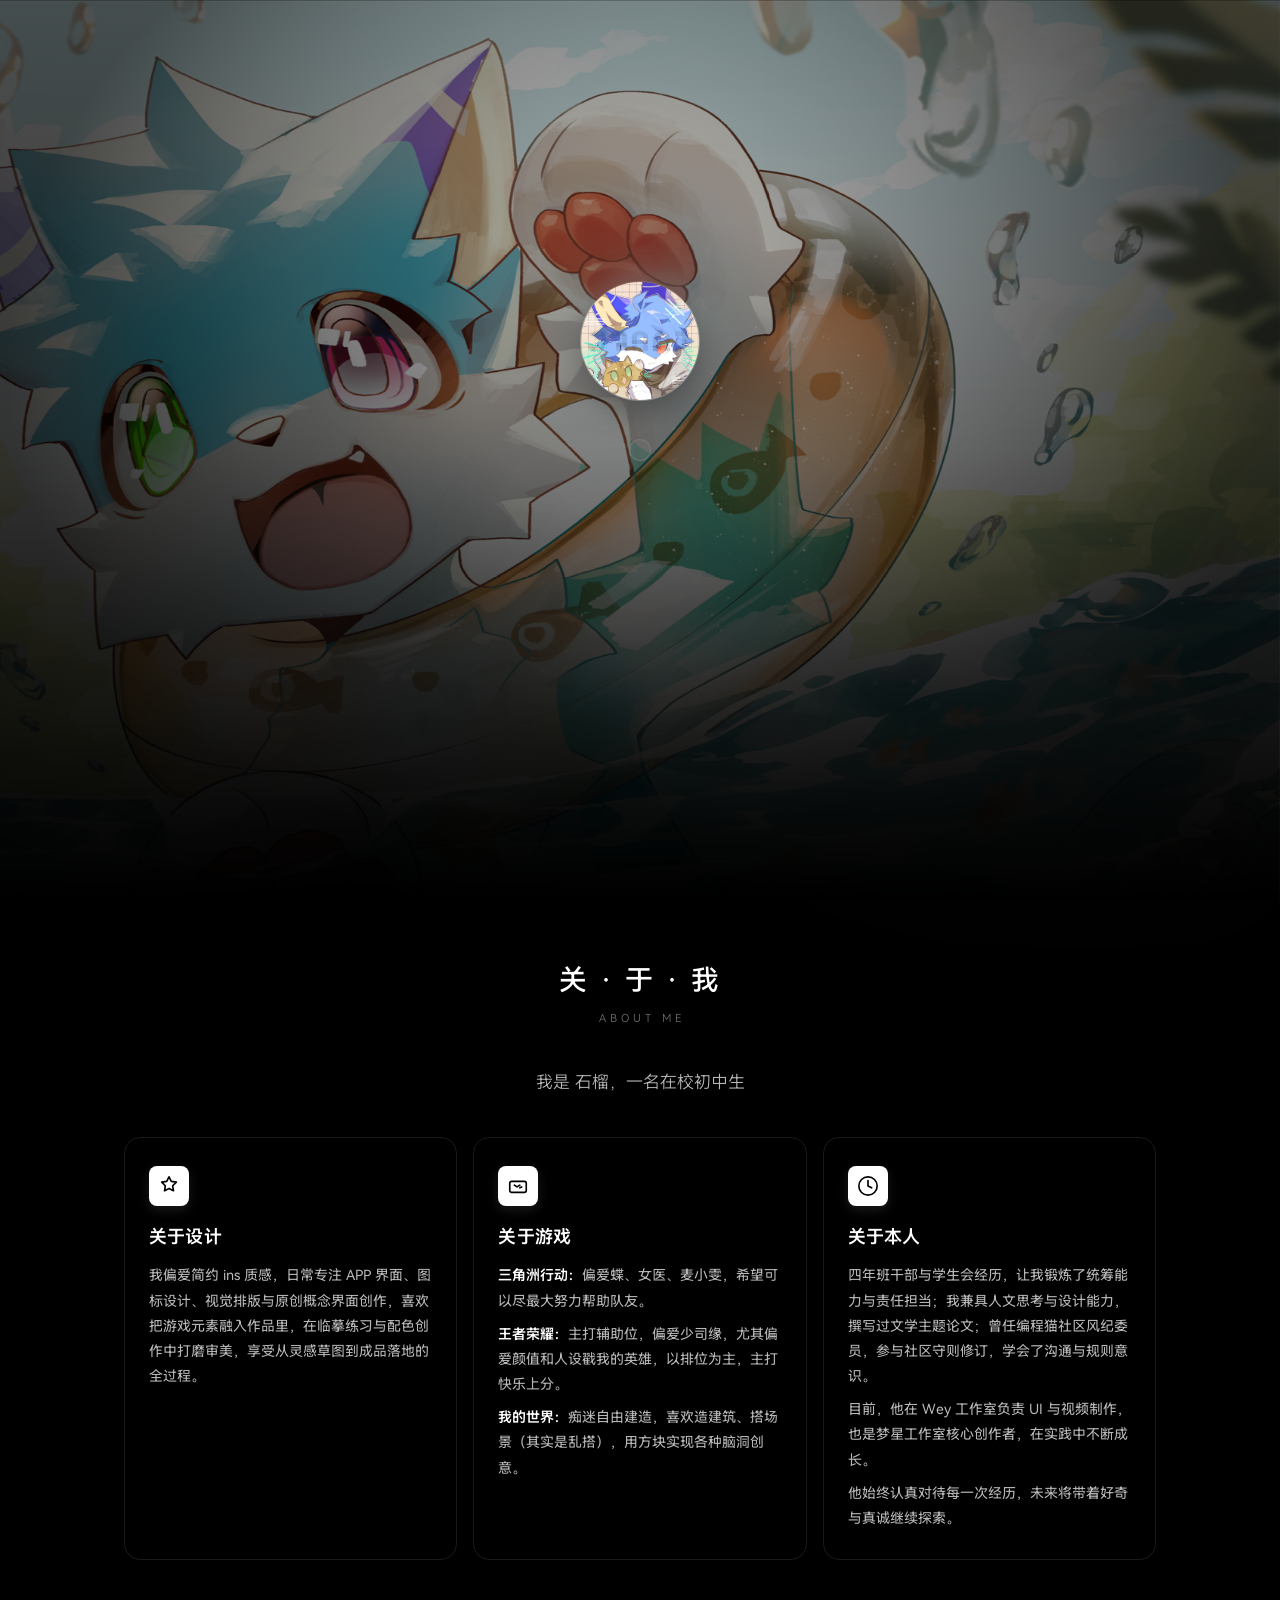
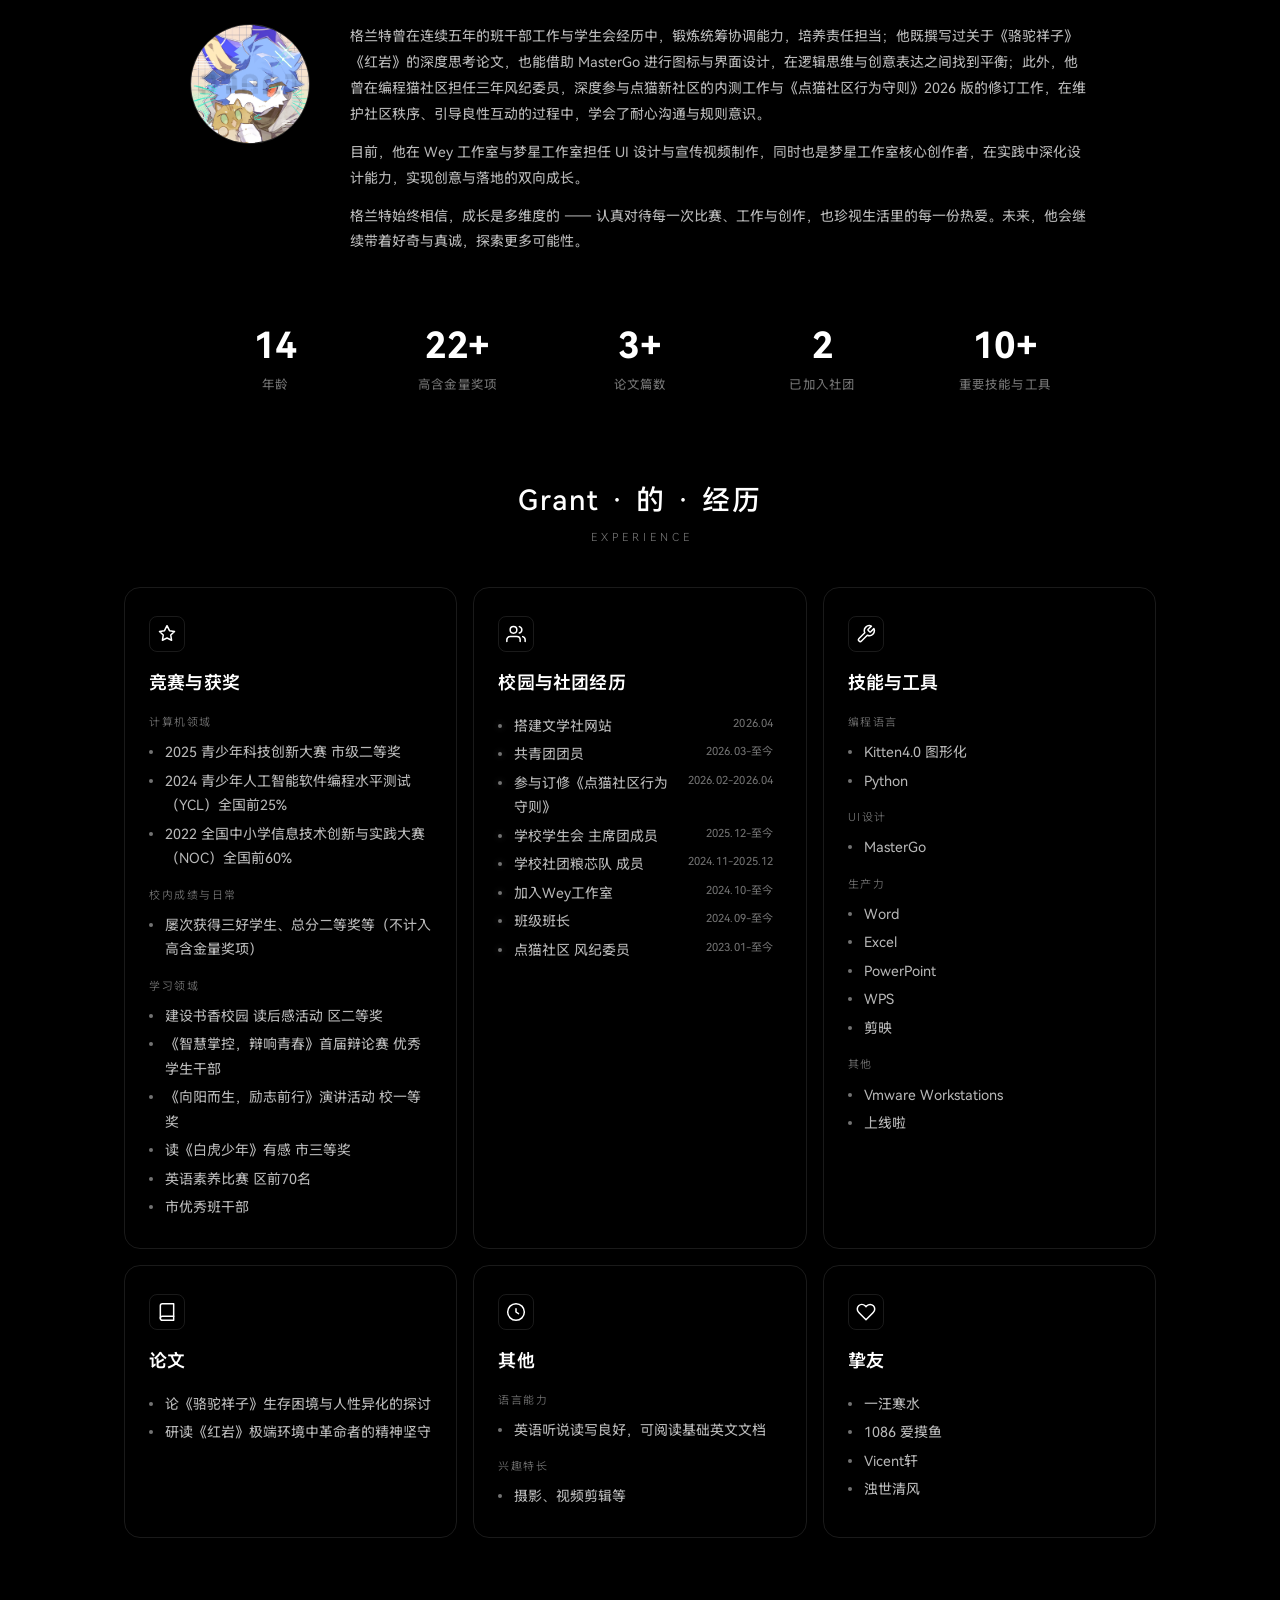
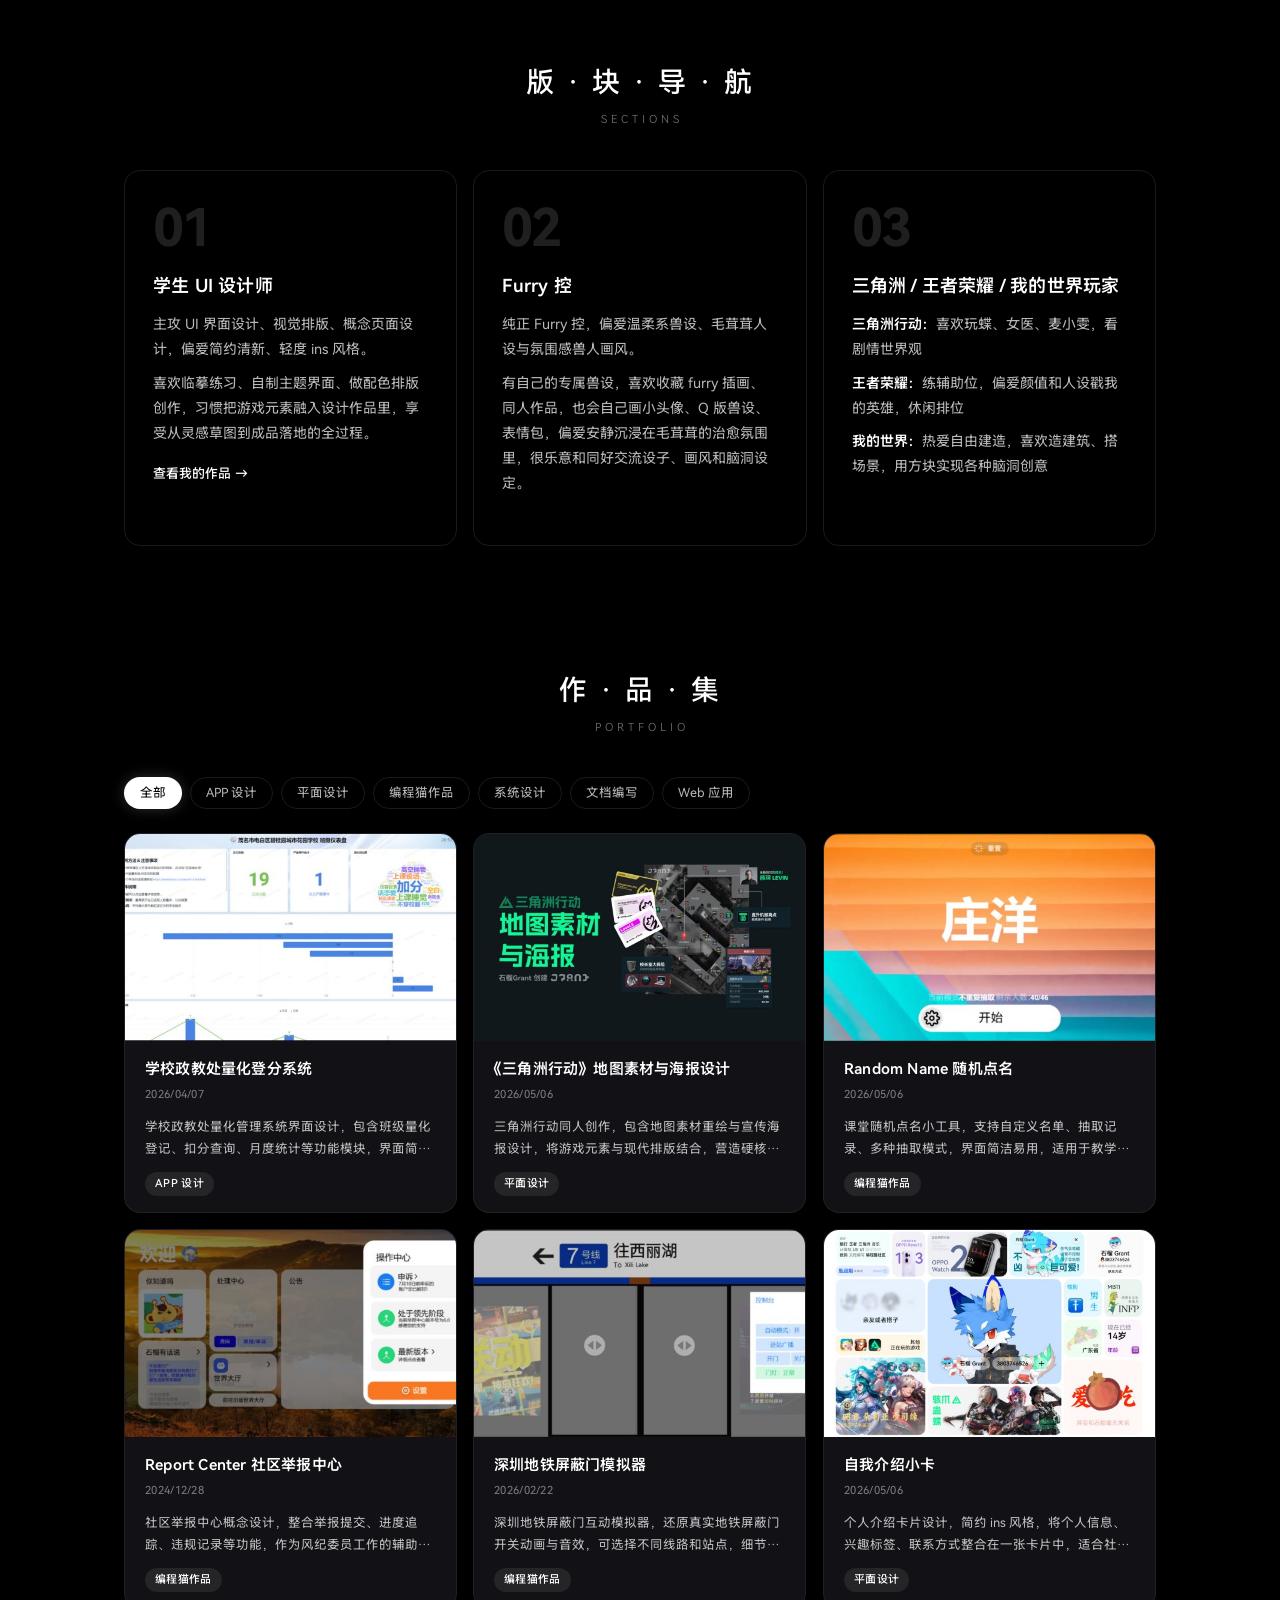
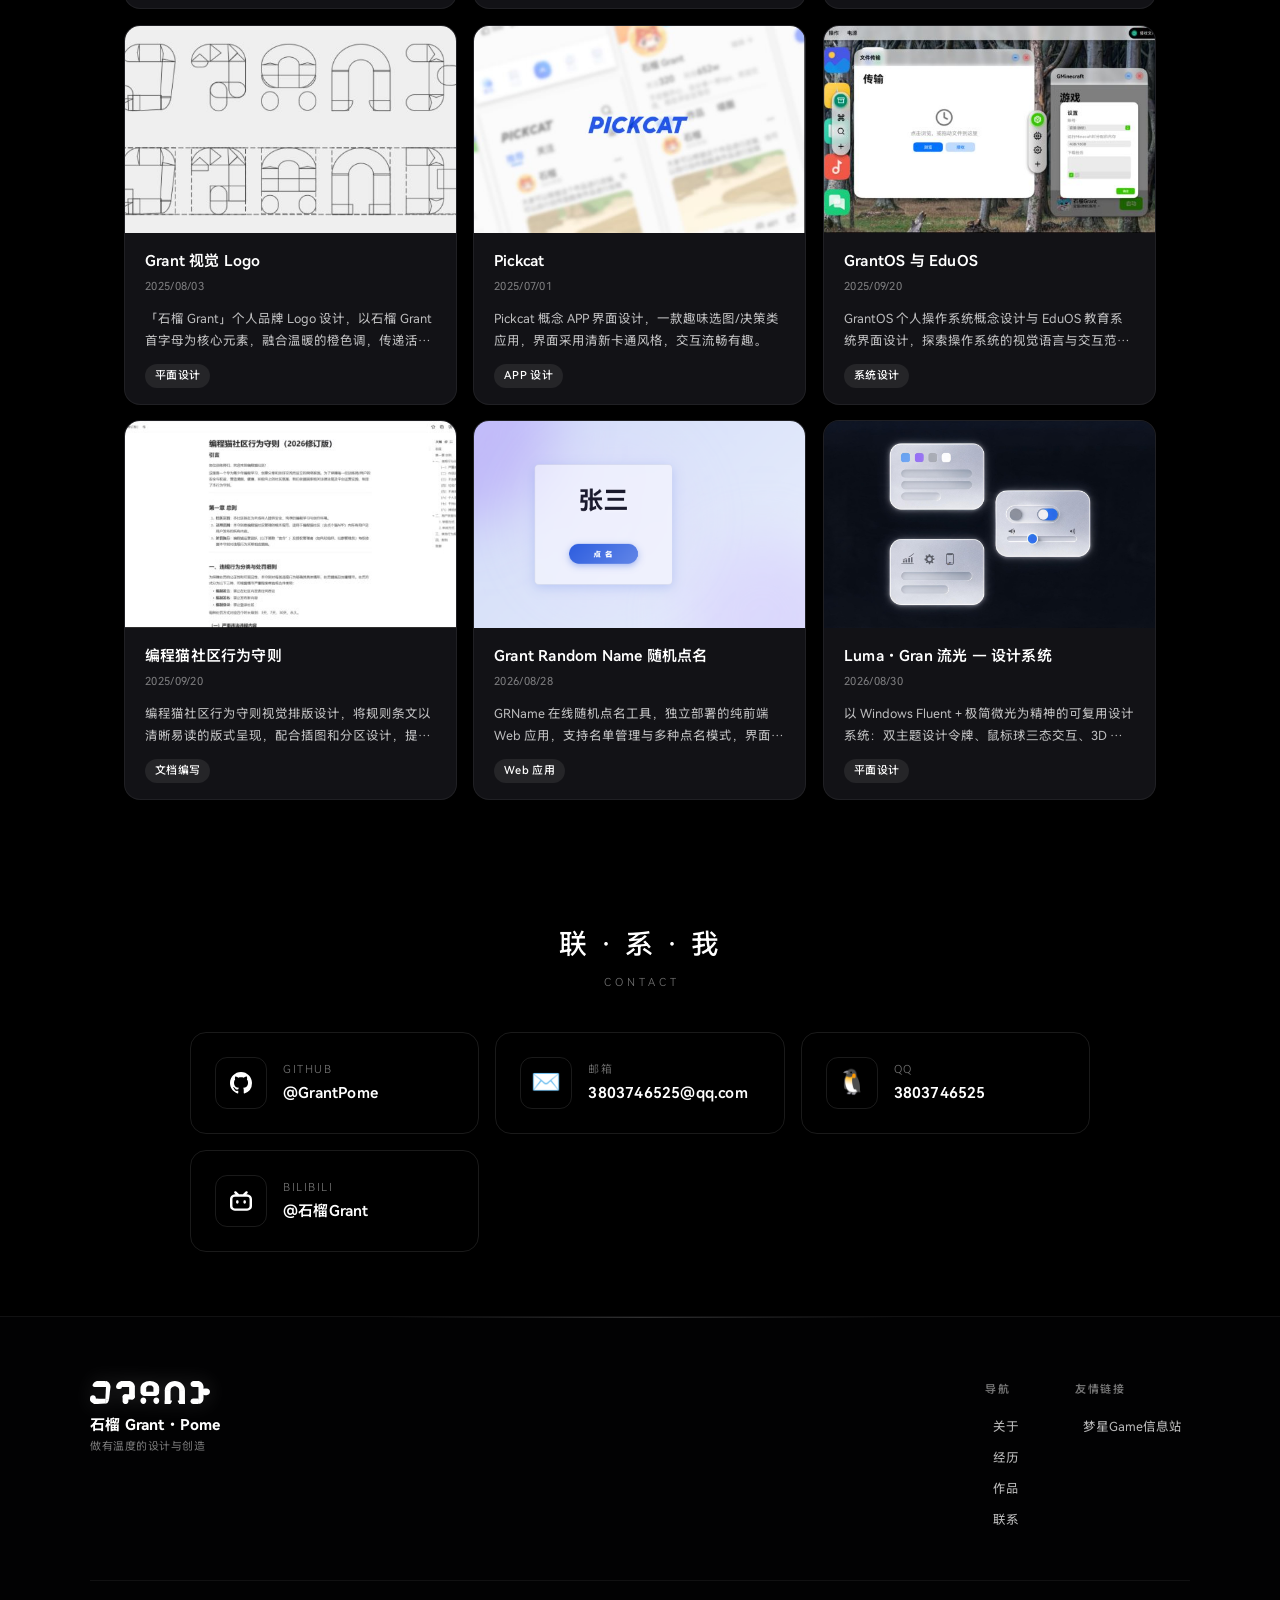
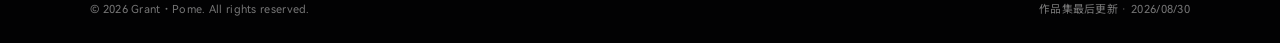
<file: index.html>
<!DOCTYPE html>
<html lang="zh-CN"><head>
  <meta charset="UTF-8">
  <meta name="viewport" content="width=device-width, initial-scale=1.0">
  <meta name="description" content="石榴 Grant・Pome 个人空间 — UI 设计师 · Furry 爱好者 · 游戏玩家">
  <meta name="theme-color" content="#000000">
  <title>石榴 Grant・Pome | 个人空间</title>
  <script>
    // 防止主题闪烁：在 CSS 加载前从 localStorage 读取主题
    (function() {
      var saved = localStorage.getItem('theme');
      if (saved === 'light') {
        document.documentElement.setAttribute('data-theme', 'light');
      }
    })();
  </script>
  <link rel="stylesheet" href="css/style.css">
  <link rel="icon" href="assets/avatar.png">
  <link rel="preload" href="assets/fonts/HarmonyOS_Sans_SC.ttf" as="font" type="font/ttf" crossorigin="">
</head>
<body>
  <!-- iPadOS 风格形变鼠标球 -->
  <div class="cursor-glow" id="cursor-glow" aria-hidden="true">
    <div class="cursor-glow-inner" id="cursor-glow-inner"></div>
  </div>
  <!-- 跳过导航（无障碍） -->
  <a href="#main" class="skip-link">跳到主要内容</a>

  <!-- 顶部导航 -->
  <nav class="navbar" id="navbar" aria-label="主导航">
    <div class="nav-inner">
      <a href="#hero" class="nav-logo" aria-label="返回顶部">
        <svg class="nav-logo-svg" xmlns="http://www.w3.org/2000/svg" fill="none" viewBox="0 0 208.125 40" aria-hidden="true">
          <path d="M12.740388870239258,5.1562505L13.955522570239257,10.476868L27.91104487023926,10.476868L28.365388870239258,5.4687505L26.646638870239258,0L13.955522570239257,0L12.740388870239258,5.1562505Z" fill="currentColor" fill-opacity="1"/>
          <path d="M10.000020027160645,40L27.187512027160643,39.1766987L27.187520027160645,30.625L10.000020027160645,30.625L10.000020027160645,40Z" fill="currentColor" fill-opacity="1"/>
          <path d="M0,32.74021152998047L4.8437686,35.31249772998047L10.14947,32.74021152998047L10.14947,29.957295929980468C10.14947,27.15459682998047,7.8774343,24.88256072998047,5.0747352,24.88256072998047C2.2720361,24.88256072998047,0,27.15459682998047,0,29.957295929980468L0,32.74021152998047Z" fill="currentColor" fill-opacity="1"/>
          <path d="M27.740049362182617,32.09937335314942L34.079895062182615,31.781471353149414L35.598225162182615,10.083771253149415L27.796436947182617,8.789621353149414L27.740049362182617,32.09937335314942Z" fill="currentColor" fill-opacity="1" transform="matrix(0.99881911277771,0.05014520883560181,-0.04706720635294914,0.99881911277771,0.44646079183046794,-1.3806510168318482)"/>
          <path d="M14.275483731109619,20.621902145996096C14.275483731109619,19.276954645996092,14.00983873110962,17.983195345996094,13.478544731109618,16.740623945996095C12.947253731109619,15.498054945996094,12.19075823110962,14.401258745996094,11.209057831109618,13.450237045996094C10.227359331109618,12.499215645996093,9.09518333110962,11.766360045996095,7.8125300311096195,11.251671015996093C7.799703631109619,11.246524095996094,7.786871631109619,11.241402985996094,7.774034731109619,11.236307505996093C5.679573331109619,10.404952287996094,3.806051731109619,12.306397645996094,3.806051731109619,14.559821645996093L3.806051731109619,20.621902145996096L14.275483731109619,20.621902145996096Z" fill="currentColor" fill-opacity="1" transform="matrix(0,-0.9999112486839294,0.9999112486839294,0,-6.672655333297826,14.285351085005544)"/>
          <path d="M7.2544179,39.999996185302734C6.2131677,39.999996588427365,5.437253,40.75354367530274,4.4752636,41.268232585302734C3.5132744,41.78292218530274,3.3092041,42.21958448530273,2.5729284,43.17060618530273C1.8366547,44.121628285302734,1.0690137,45.098607985302735,0.67054516,46.34117838530273C0.27207562,47.58374928530274,0,48.79732038530273,0,50.142270185302735L7.2544179,50.142262185302734L7.2544179,39.999996185302734Z" fill="currentColor" fill-opacity="1" transform="matrix(0,-0.9999112486839294,0.9999112486839294,0,-39.99644613299847,39.999996185302734)"/>
          <path d="M28.231005791503904,38.7026993515625C29.619338791503907,38.702701351562496,30.954831791503906,38.477523351562496,32.237483791503905,38.0271683515625C33.520137791503906,37.5768163515625,34.6523127915039,36.9355683515625,35.63401079150391,36.1034233515625C36.61571079150391,35.2712803515625,37.37220779150391,34.3115843515625,37.903499791503904,33.224334351562504C38.434791791503905,32.1370873515625,38.7004377915039,31.0050463515625,38.7004377915039,29.8282175515625L28.231005791503904,29.8282175515625L28.231005791503904,38.7026993515625Z" fill="currentColor" fill-opacity="1" transform="matrix(0,-0.9999112486839294,0.9999112486839294,0,-3.1903018884695484,38.713732780016926)"/>
          <path d="M26.642358779907227,39.218788133432C26.642358779907227,40.0398407,26.701232682907225,40.99667,27.166074099907227,41.7552228C27.630914389907225,42.513777,28.209493979907226,43.0769875,29.068408679907225,43.6575584C29.927323779907226,44.2381301,30.482656479907227,44.6116099,31.604881279907225,44.9258142C32.727107979907224,45.2400174,33.208928079907224,45.5576663,34.42361687990723,45.5576663L34.423659779907226,39.21875L26.642358779907227,39.218788133432Z" fill="currentColor" fill-opacity="1" transform="matrix(0,-0.9999112486839294,0.9999112486839294,0,-12.572910504415631,65.85874423550229)"/>
          <path d="M7.1875,30.625L7.5,39.6875L14.375,39.6875L14.375,30.625L7.1875,30.625Z" fill="currentColor" fill-opacity="1"/>
          <path d="M56.56250481469726,0C55.070661514697264,7.9472858e-7,53.63559821469727,0.26098508,52.25731511469726,0.78295296C50.879032614697266,1.3049219,49.66244511469726,2.0481429,48.607552814697264,3.0126162C47.55266071469727,3.9770889,46.739763414697265,5.0893979,46.168860434697265,6.3495426C45.597955644697265,7.6096859,45.312503814697266,8.9217434,45.312503814697266,10.285715L56.56250481469726,10.285715L63.125003814697266,5.1562505L56.56250481469726,0Z" fill="currentColor" fill-opacity="1"/>
          <path d="M77.8125067220459,10.312501C77.8125067220459,8.9449787,77.5429147220459,7.6295037,77.0037260220459,6.3660765C76.4645395220459,5.1026511,75.6968021220459,3.9874461,74.7005143220459,3.0204618C73.7042284220459,2.053477,72.5552296220459,1.3083208,71.2535176220459,0.78499258C69.9518058220459,0.26166424,68.5964690220459,0,67.1875057220459,0L67.8125057220459,10.312501L77.8125067220459,10.312501Z" fill="currentColor" fill-opacity="1"/>
          <path d="M56.56250476837158,10.285715L67.81250576837158,10.285715L72.96875476837158,5.1562505L67.81250576837158,0L56.56250476837158,0L56.56250476837158,10.285715Z" fill="currentColor" fill-opacity="1"/>
          <path d="M45.312503814697266,10.285714637860107C45.312503814697266,12.179261637860108,46.84752751469726,13.714285837860107,48.741075014697266,13.714285837860107L51.88393211469727,13.714285837860107C53.77748011469727,13.714285837860107,55.312503814697266,12.179261637860108,55.312503814697266,10.285714637860107L50.312503814697266,5.781253337860107L45.312503814697266,10.285714637860107Z" fill="currentColor" fill-opacity="1"/>
          <path d="M67.8125057220459,26.999999337860107C67.8125057220459,29.761422337860107,70.0510819220459,31.999999337860107,72.8125057220459,31.999999337860107C75.5739298220459,31.999999337860107,77.8125057220459,29.761422337860107,77.8125057220459,26.999999337860107L77.8125057220459,10.285714637860107L72.9687562220459,5.468753337860107L67.8125057220459,10.285714637860107L67.8125057220459,26.999999337860107Z" fill="currentColor" fill-opacity="1"/>
          <path d="M56.56250476837158 27.85714340209961C56.56250476837158 25.095719652945643 58.80108101921761 22.85714340209961 61.56250476837158 22.85714340209961L61.56250476837158 22.85714340209961C64.32392851752554 22.85714340209961 66.56250476837158 25.095719652945643 66.56250476837158 27.85714340209961L66.56250476837158 35C66.56250476837158 37.76142374915397 64.32392851752554 40 61.56250476837158 40L61.56250476837158 40C58.80108101921761 40 56.56250476837158 37.76142374915397 56.56250476837158 35Z" fill="currentColor" fill-opacity="1"/>
          <path d="M56.56250476837158,27.42857170209961C56.56250476837158,29.95330190209961,58.60920286837158,32.00000000209961,61.13393306837158,32.00000000209961L73.24107876837158,32.00000000209961C75.76580876837158,32.00000000209961,77.81250676837158,29.95330190209961,77.81250676837158,27.42857170209961C77.81250676837158,24.90384150209961,75.76580876837158,22.85714340209961,73.24107876837158,22.85714340209961L61.13393306837158,22.85714340209961C58.60920286837158,22.85714340209961,56.56250476837158,24.90384150209961,56.56250476837158,27.42857170209961Z" fill="currentColor" fill-opacity="1"/>
          <path d="M120.00000762939453,12.402345C120.00000762939453,10.757692,119.58769262939452,9.1756344,118.76304962939453,7.6561728C117.93841362939453,6.1367116,116.76422662939453,4.7955084,115.24049162939453,3.6325636C113.71676262939454,2.4696174,111.95946862939454,1.5734544,109.96861262939453,0.94407368C107.97776062939454,0.31469092,105.90489162939453,3.1789145e-7,103.75000762939453,9.5367432e-7C101.59512462939453,6.357829e-7,99.52225562939454,0.31469122,97.53140262939453,0.94407177C95.54054922939453,1.5734537,93.78325552939454,2.4696174,92.25952242939454,3.6325626C90.73578932939454,4.7955084,89.56160382939453,6.1367116,88.73696612939453,7.6561728C87.91232713939453,9.1756344,87.50000762939453,10.757692,87.50000762939453,12.402345L97.48850532939453,12.402345C97.48850532939453,11.768621,97.64738162939453,11.159018,97.96513362939453,10.573534C98.28288662939453,9.9880505,98.73532762939453,9.4712534,99.32245762939453,9.0231438C99.90958762939454,8.5750341,100.58671362939452,8.2297211,101.35383462939453,7.987205C102.12095662939453,7.7446904,102.91968162939453,7.6234331,103.75000762939453,7.6234322C104.58033562939454,7.6234322,105.37905862939454,7.7446899,106.14618062939454,7.9872055C106.91330362939453,8.2297211,107.59042962939454,8.5750341,108.17755862939453,9.0231438C108.76469062939454,9.4712543,109.21713062939453,9.9880505,109.53488162939453,10.573534C109.85263462939453,11.159018,110.01150862939453,11.768621,110.01150862939453,12.402345L120.00000762939453,12.402345Z" fill="currentColor" fill-opacity="1"/>
          <path d="M87.50000762939453,16.044922825549317C87.50000762939453,21.567770625549315,91.97715992939453,26.04492262554932,97.50000762939453,26.04492262554932L97.50000762939453,12.402344725549316L92.50000762939453,11.317139625549316L87.50000762939453,12.402344725549316L87.50000762939453,16.044922825549317Z" fill="currentColor" fill-opacity="1"/>
          <path d="M87.50000762939453 33.525390625C87.50000762939453 30.763966875846034 89.73858388024057 28.525390625 92.50000762939453 28.525390625L92.50000762939453 28.525390625C95.2614313785485 28.525390625 97.50000762939453 30.763966875846034 97.50000762939453 33.525390625L97.50000762939453 34.687500953674316C97.50000762939453 37.448924702828286 95.2614313785485 39.687500953674316 92.50000762939453 39.687500953674316L92.50000762939453 39.687500953674316C89.73858388024057 39.687500953674316 87.50000762939453 37.448924702828286 87.50000762939453 34.687500953674316Z" fill="currentColor" fill-opacity="1"/>
          <path d="M110.00000953674316 33.525390625C110.00000953674316 30.763966875846034 112.2385857875892 28.525390625 115.00000953674316 28.525390625L115.00000953674316 28.525390625C117.76143328589713 28.525390625 120.00000953674316 30.763966875846034 120.00000953674316 33.525390625L120.00000953674316 34.687500953674316C120.00000953674316 37.448924702828286 117.76143328589713 39.687500953674316 115.00000953674316 39.687500953674316L115.00000953674316 39.687500953674316C112.2385857875892 39.687500953674316 110.00000953674316 37.448924702828286 110.00000953674316 34.687500953674316Z" fill="currentColor" fill-opacity="1"/>
          <path d="M110.00000953674316,26.044922328674318C115.52285723674316,26.044922328674318,120.00000953674316,21.56777132867432,120.00000953674316,16.044922828674316L120.00000953674316,12.402344728674317L115.00000953674316,11.162110328674316L110.00000953674316,12.402344728674317L110.00000953674316,26.044922328674318Z" fill="currentColor" fill-opacity="1"/>
          <path d="M87.50000762939453,18.603515625C87.50000762939453,22.713291124999998,90.83163832939454,26.044921825,94.94141382939453,26.044921825L112.55860162939453,26.044921825C116.66837662939453,26.044921825,120.00000762939453,22.713291124999998,120.00000762939453,18.603515625L87.50000762939453,18.603515625Z" fill="currentColor" fill-opacity="1"/>
          <path d="M129.6869659423828 15.709228515625L139.6869659423828 15.709228515625L139.6869659423828 39.87726974487305L129.6869659423828 39.87726974487305Z" fill="currentColor" fill-opacity="1"/>
          <path d="M129.6867489284923,39.99999903901367L136.14474052849232,39.99999903901367C139.4816507284923,39.99999903901367,142.1867509284923,37.29489893901367,142.1867509284923,33.95798873901367L129.6867489284923,33.95798873901367L129.6867489284923,39.99999903901367Z" fill="currentColor" fill-opacity="1"/>
          <path d="M152.18695068359375,33.95798873901367C152.18695068359375,37.29489893901367,154.89205078359376,39.99999903901367,158.22896098359374,39.99999903901367L164.68695268359374,39.99999903901367L164.68695268359374,33.95798873901367L152.18695068359375,33.95798873901367Z" fill="currentColor" fill-opacity="1"/>
          <path d="M154.68696975708008 15.709228515625L164.68696975708008 15.709228515625L164.68696975708008 39.87726974487305L154.68696975708008 39.87726974487305Z" fill="currentColor" fill-opacity="1"/>
          <path d="M164.6869279423828,16.313429C164.6869279423828,14.150134,164.2428929423828,12.069174,163.35481994238282,10.070549C162.46675094238282,8.0719252,161.2022439423828,6.3077736,159.5613019423828,4.7780933C157.9203629423828,3.2484126,156.0278949423828,2.0696437,153.8838999423828,1.241787C151.73990594238282,0.41392869,149.50758894238282,0,147.1869469423828,0C144.8663059423828,0.0000012715658,142.63398794238282,0.41392964,140.48999394238282,1.241785C138.34600064238282,2.0696423,136.4535331423828,3.2484117,134.81259064238282,4.7780924C133.1716499423828,6.3077736,131.90714384238282,8.0719261,131.01907344238282,10.07055C130.13100180238283,12.069174,129.6869659423828,14.150134,129.6869659423828,16.313429L139.67282484238282,16.313429C139.67282484238282,15.384557,139.86348494238283,14.491036,140.24480394238282,13.632869C140.6261229423828,12.774702,141.16907494238282,12.017213,141.8736609423828,11.3604C142.5782469423828,10.703588,143.39083294238281,10.197449,144.3114179423828,9.8419847C145.23200194238282,9.4865208,146.1905139423828,9.3087883,147.1869469423828,9.3087883C148.18338194238282,9.3087883,149.1418919423828,9.4865208,150.0624769423828,9.8419857C150.98306294238282,10.19745,151.7956489423828,10.703588,152.5002329423828,11.3604C153.20481894238281,12.017214,153.74777194238283,12.774704,154.12908894238282,13.63287C154.5104099423828,14.491036,154.70106894238282,15.384557,154.70106894238282,16.313429L164.6869279423828,16.313429Z" fill="currentColor" fill-opacity="1"/>
          <path d="M196.87501525878906,10.505515C196.87501525878906,9.1123972,196.62128025878906,7.7723017,196.11381125878907,6.4852281C195.60634225878906,5.1981549,194.88376625878905,4.062077,193.94608325878906,3.0769944C193.00840225878906,2.0919116,191.92699025878906,1.3328086,190.70184925878905,0.79968548C189.47670925878907,0.26656246,188.20109725878905,9.5367432e-7,186.87501525878906,9.5367432e-7L186.87501525878906,10.505515L196.87501525878906,10.505515Z" fill="currentColor" fill-opacity="1"/>
          <path d="M215.5384691661377,29.754932397143556C215.5384691661377,28.595418897143553,215.3016911661377,27.480036697143554,214.8281341661377,26.408785797143555C214.35457816613769,25.337534897143556,213.6802881661377,24.391959697143555,212.8052691661377,23.572060097143556C211.9302511661377,22.752160297143554,210.92110816613769,22.120346997143553,209.7778391661377,21.676620487143555C208.6345731661377,21.232893627143554,207.4442071661377,21.011030197143555,206.2067432661377,21.011030197143555L206.2067432661377,29.754932397143556L215.5384691661377,29.754932397143556Z" fill="currentColor" fill-opacity="1" transform="matrix(0,0.9999004006385803,-0.9999004006385803,0,217.88395467809084,-175.8443783430049)"/>
          <path d="M174.37501525878906,5.2527575C174.37501525878906,8.1537762,176.72675465878908,10.505515,179.62777275878906,10.505515L188.12501525878906,10.505515L191.48645025878906,6.0461426L187.43751425878907,0L179.62777275878906,0C176.72675465878908,0,174.37501525878906,2.3517394,174.37501525878906,5.2527575Z" fill="currentColor" fill-opacity="1"/>
          <path d="M188.12501525878906,30.349264625L192.42395015878907,31.936036625L196.87501525878906,30.349264625L196.87501525878906,10.505515425L192.42395015878907,8.681640625L188.12501525878906,10.505515425L188.12501525878906,30.349264625Z" fill="currentColor" fill-opacity="1"/>
          <path d="M193.12501525878906,18.67647173918457C193.12501525878906,21.89982513918457,195.73805905878908,24.51286853918457,198.96141245878906,24.51286853918457L202.28861805878907,24.51286853918457C205.51197125878906,24.51286853918457,208.12501525878906,21.89982513918457,208.12501525878906,18.67647173918457C208.12501525878906,15.45311833918457,205.51197125878906,12.84007453918457,202.28861805878907,12.84007453918457L198.96141245878906,12.84007453918457C195.73805905878908,12.84007453918457,193.12501525878906,15.45311833918457,193.12501525878906,18.67647173918457Z" fill="currentColor" fill-opacity="1"/>
          <path d="M174.37501525878906,35.01838164489746C174.37501525878906,37.597064044897465,176.46545025878908,39.687499044897464,179.04413275878906,39.687499044897464L188.12501525878906,39.687499044897464L189.61145025878906,35.03661964489746L188.12501525878906,30.34926414489746L179.04413275878906,30.34926414489746C176.46545025878908,30.34926414489746,174.37501525878906,32.43969914489746,174.37501525878906,35.01838164489746Z" fill="currentColor" fill-opacity="1"/>
        </svg>
      </a>
      <div class="nav-links" role="navigation">
        <a href="#about">关于</a>
        <a href="#grant">经历</a>
        <a href="#cards">版块</a>
        <a href="#works">作品</a>
        <a href="#contact">联系</a>
      </div>
      <button class="theme-toggle" id="theme-toggle" aria-label="切换浅色/深色模式" title="切换主题">
        <svg class="icon-sun" viewBox="0 0 24 24" aria-hidden="true"><circle cx="12" cy="12" r="5"></circle><line x1="12" y1="1" x2="12" y2="3"></line><line x1="12" y1="21" x2="12" y2="23"></line><line x1="4.22" y1="4.22" x2="5.64" y2="5.64"></line><line x1="18.36" y1="18.36" x2="19.78" y2="19.78"></line><line x1="1" y1="12" x2="3" y2="12"></line><line x1="21" y1="12" x2="23" y2="12"></line><line x1="4.22" y1="19.78" x2="5.64" y2="18.36"></line><line x1="18.36" y1="5.64" x2="19.78" y2="4.22"></line></svg>
        <svg class="icon-moon" viewBox="0 0 24 24" aria-hidden="true"><path d="M21 12.79A9 9 0 1 1 11.21 3 7 7 0 0 0 21 12.79z"></path></svg>
      </button>
    </div>
  </nav>

  <main id="main">
    <!-- 首屏 Hero -->
    <section class="hero" id="hero" aria-label="首页">
      <!-- 粒子聚集特效层 -->
      <canvas class="hero-particles" id="hero-particles" aria-hidden="true"></canvas>
      <!-- 视差层 1：背景图片（最慢） -->
      <div class="hero-bg parallax-layer" data-parallax-speed="0.15" aria-hidden="true"></div>
      <!-- 视差层 2：光场（中速） -->
      <div class="hero-glow parallax-layer" data-parallax-speed="0.25" aria-hidden="true"></div>
      <!-- 视差层 3：内容（最快/接近正常） -->
      <div class="hero-inner parallax-layer" data-parallax-speed="0.4">
        <div class="avatar-wrap">
          <img src="assets/avatar.png" alt="石榴 Grant・Pome 头像" class="avatar">
        </div>
        <h1 class="hero-name">Grant・Pome</h1>
        <p class="hero-subtitle">个人空间</p>
        <div class="hero-tags" aria-label="个人标签">
          <span>学生</span><span>UI 设计</span><span>Furry</span>
          <span>风纪委员</span><span>旅行</span><span>摄影</span>
        </div>
      </div>
      <a href="#about" class="scroll-hint" aria-label="向下滚动查看更多">
        <span class="scroll-hint-label">SCROLL</span>
        <span class="scroll-hint-icon" aria-hidden="true"></span>
      </a>
    </section>

    <!-- 关于我 -->
    <section class="section about" id="about" aria-labelledby="about-title">
      <div class="container">
        <div class="section-header">
          <h2 id="about-title">关 · 于 · 我</h2>
          <p class="section-en">About Me</p>
        </div>
        <p class="about-lead">我是 石榴，一名在校初中生</p>

        <div class="about-grid">
          <article class="about-item fade-in">
            <div class="about-icon" aria-hidden="true">
              <svg viewBox="0 0 24 24" width="22" height="22" fill="none" stroke="currentColor" stroke-width="1.8" stroke-linecap="round" stroke-linejoin="round"><path d="M12 2l2.5 5 5.5.8-4 3.9.9 5.5L12 14.8 7.1 17.2 8 11.7 4 7.8 9.5 7z"></path></svg>
            </div>
            <h3>关于设计</h3>
            <p>我偏爱简约 ins 质感，日常专注 APP 界面、图标设计、视觉排版与原创概念界面创作，喜欢把游戏元素融入作品里，在临摹练习与配色创作中打磨审美，享受从灵感草图到成品落地的全过程。</p>
          </article>

          <article class="about-item fade-in">
            <div class="about-icon" aria-hidden="true">
              <svg viewBox="0 0 24 24" width="22" height="22" fill="none" stroke="currentColor" stroke-width="1.8" stroke-linecap="round" stroke-linejoin="round"><rect x="3" y="7" width="18" height="12" rx="2"></rect><path d="M8 11l3 2 3-2M14 14l2-1"></path></svg>
            </div>
            <h3>关于游戏</h3>
            <p><strong>三角洲行动：</strong>偏爱蝶、女医、麦小雯，希望可以尽最大努力帮助队友。</p>
            <p><strong>王者荣耀：</strong>主打辅助位，偏爱少司缘，尤其偏爱颜值和人设戳我的英雄，以排位为主，主打快乐上分。</p>
            <p><strong>我的世界：</strong>痴迷自由建造，喜欢造建筑、搭场景（其实是乱搭），用方块实现各种脑洞创意。</p>
          </article>

          <article class="about-item fade-in">
            <div class="about-icon" aria-hidden="true">
              <svg viewBox="0 0 24 24" width="22" height="22" fill="none" stroke="currentColor" stroke-width="1.8" stroke-linecap="round" stroke-linejoin="round"><path d="M12 2a10 10 0 100 20 10 10 0 000-20z"></path><path d="M12 6v6l4 2"></path></svg>
            </div>
            <h3>关于本人</h3>
            <p>四年班干部与学生会经历，让我锻炼了统筹能力与责任担当；我兼具人文思考与设计能力，撰写过文学主题论文；曾任编程猫社区风纪委员，参与社区守则修订，学会了沟通与规则意识。</p>
            <p>目前，他在 Wey 工作室负责 UI 与视频制作，也是梦星工作室核心创作者，在实践中不断成长。</p>
            <p>他始终认真对待每一次经历，未来将带着好奇与真诚继续探索。</p>
          </article>
        </div>
      </div>
    </section>

    <!-- 关于 Grant / Grant 的经历 -->
    <section class="section grant-section" id="grant" aria-labelledby="grant-title">
      <div class="container">

        <!-- 关于 Grant：头像 + 简介 + 数据 -->
        <div class="grant-about fade-in">
          <div class="grant-about-avatar">
            <img src="assets/avatar.png" alt="石榴 Grant 头像">
          </div>
          <div class="grant-about-text">
            <p>格兰特曾在连续五年的班干部工作与学生会经历中，锻炼统筹协调能力，培养责任担当；他既撰写过关于《骆驼祥子》《红岩》的深度思考论文，也能借助 MasterGo 进行图标与界面设计，在逻辑思维与创意表达之间找到平衡；此外，他曾在编程猫社区担任三年风纪委员，深度参与点猫新社区的内测工作与《点猫社区行为守则》2026 版的修订工作，在维护社区秩序、引导良性互动的过程中，学会了耐心沟通与规则意识。</p>
            <p>目前，他在 Wey 工作室与梦星工作室担任 UI 设计与宣传视频制作，同时也是梦星工作室核心创作者，在实践中深化设计能力，实现创意与落地的双向成长。</p>
            <p>格兰特始终相信，成长是多维度的 —— 认真对待每一次比赛、工作与创作，也珍视生活里的每一份热爱。未来，他会继续带着好奇与真诚，探索更多可能性。</p>
          </div>
        </div>

        <!-- 数据统计 -->
        <div class="grant-stats">
          <div class="stat-item fade-in">
            <div class="stat-num">14</div>
            <div class="stat-label">年龄</div>
          </div>
          <div class="stat-item fade-in">
            <div class="stat-num">22+</div>
            <div class="stat-label">高含金量奖项</div>
          </div>
          <div class="stat-item fade-in">
            <div class="stat-num">3+</div>
            <div class="stat-label">论文篇数</div>
          </div>
          <div class="stat-item fade-in">
            <div class="stat-num">2</div>
            <div class="stat-label">已加入社团</div>
          </div>
          <div class="stat-item fade-in">
            <div class="stat-num">10+</div>
            <div class="stat-label">重要技能与工具</div>
          </div>
        </div>

        <!-- Grant 的经历 -->
        <div class="section-header" style="margin-top: var(--space-16);">
          <h2>Grant · 的 · 经历</h2>
          <p class="section-en">Experience</p>
        </div>

        <div class="grant-grid">
          <!-- 竞赛与获奖 -->
          <article class="grant-card fade-in">
            <div class="grant-card-icon" aria-hidden="true">
              <svg viewBox="0 0 24 24" width="20" height="20" fill="none" stroke="currentColor" stroke-width="1.8" stroke-linecap="round" stroke-linejoin="round"><path d="M12 2l3 6 6 .9-4.5 4.4 1 6.2L12 16.8 6.5 19.5l1-6.2L3 8.9 9 8z"></path></svg>
            </div>
            <h3>竞赛与获奖</h3>
            <div class="grant-card-group">
              <p class="grant-group-title">计算机领域</p>
              <ul>
                <li>2025 青少年科技创新大赛 市级二等奖</li>
                <li>2024 青少年人工智能软件编程水平测试（YCL）全国前25%</li>
                <li>2022 全国中小学信息技术创新与实践大赛（NOC）全国前60%</li>
              </ul>
            </div>
            <div class="grant-card-group">
              <p class="grant-group-title">校内成绩与日常</p>
              <ul>
                <li>屡次获得三好学生、总分二等奖等（不计入高含金量奖项）</li>
              </ul>
            </div>
            <div class="grant-card-group">
              <p class="grant-group-title">学习领域</p>
              <ul>
                <li>建设书香校园 读后感活动 区二等奖</li>
                <li>《智慧掌控，辩响青春》首届辩论赛 优秀学生干部</li>
                <li>《向阳而生，励志前行》演讲活动 校一等奖</li>
                <li>读《白虎少年》有感 市三等奖</li>
                <li>英语素养比赛 区前70名</li>
                <li>市优秀班干部</li>
              </ul>
            </div>
          </article>

          <!-- 校园与社团经历 -->
          <article class="grant-card fade-in">
            <div class="grant-card-icon" aria-hidden="true">
              <svg viewBox="0 0 24 24" width="20" height="20" fill="none" stroke="currentColor" stroke-width="1.8" stroke-linecap="round" stroke-linejoin="round"><path d="M17 21v-2a4 4 0 0 0-4-4H5a4 4 0 0 0-4 4v2"></path><circle cx="9" cy="7" r="4"></circle><path d="M23 21v-2a4 4 0 0 0-3-3.87"></path><path d="M16 3.13a4 4 0 0 1 0 7.75"></path></svg>
            </div>
            <h3>校园与社团经历</h3>
            <ul class="grant-timeline">
              <li><span class="tl-date">2026.04</span>搭建文学社网站</li>
              <li><span class="tl-date">2026.03-至今</span>共青团团员</li>
              <li><span class="tl-date">2026.02-2026.04</span>参与订修《点猫社区行为守则》</li>
              <li><span class="tl-date">2025.12-至今</span>学校学生会 主席团成员</li>
              <li><span class="tl-date">2024.11-2025.12</span>学校社团粮芯队 成员</li>
              <li><span class="tl-date">2024.10-至今</span>加入Wey工作室</li>
              <li><span class="tl-date">2024.09-至今</span>班级班长</li>
              <li><span class="tl-date">2023.01-至今</span>点猫社区 风纪委员</li>
            </ul>
          </article>

          <!-- 技能与工具 -->
          <article class="grant-card fade-in">
            <div class="grant-card-icon" aria-hidden="true">
              <svg viewBox="0 0 24 24" width="20" height="20" fill="none" stroke="currentColor" stroke-width="1.8" stroke-linecap="round" stroke-linejoin="round"><path d="M14.7 6.3a1 1 0 0 0 0 1.4l1.6 1.6a1 1 0 0 0 1.4 0l3.77-3.77a6 6 0 0 1-7.94 7.94l-6.91 6.91a2.12 2.12 0 0 1-3-3l6.91-6.91a6 6 0 0 1 7.94-7.94l-3.76 3.76z"></path></svg>
            </div>
            <h3>技能与工具</h3>
            <div class="grant-card-group">
              <p class="grant-group-title">编程语言</p>
              <ul>
                <li>Kitten4.0 图形化</li>
                <li>Python</li>
              </ul>
            </div>
            <div class="grant-card-group">
              <p class="grant-group-title">UI设计</p>
              <ul>
                <li>MasterGo</li>
              </ul>
            </div>
            <div class="grant-card-group">
              <p class="grant-group-title">生产力</p>
              <ul>
                <li>Word</li>
                <li>Excel</li>
                <li>PowerPoint</li>
                <li>WPS</li>
                <li>剪映</li>
              </ul>
            </div>
            <div class="grant-card-group">
              <p class="grant-group-title">其他</p>
              <ul>
                <li>Vmware Workstations</li>
                <li>上线啦</li>
              </ul>
            </div>
          </article>

          <!-- 论文 -->
          <article class="grant-card fade-in">
            <div class="grant-card-icon" aria-hidden="true">
              <svg viewBox="0 0 24 24" width="20" height="20" fill="none" stroke="currentColor" stroke-width="1.8" stroke-linecap="round" stroke-linejoin="round"><path d="M4 19.5A2.5 2.5 0 0 1 6.5 17H20"></path><path d="M6.5 2H20v20H6.5A2.5 2.5 0 0 1 4 19.5v-15A2.5 2.5 0 0 1 6.5 2z"></path></svg>
            </div>
            <h3>论文</h3>
            <ul class="grant-paper-list">
              <li>论《骆驼祥子》生存困境与人性异化的探讨</li>
              <li>研读《红岩》极端环境中革命者的精神坚守</li>
            </ul>
          </article>

          <!-- 其他 -->
          <article class="grant-card fade-in">
            <div class="grant-card-icon" aria-hidden="true">
              <svg viewBox="0 0 24 24" width="20" height="20" fill="none" stroke="currentColor" stroke-width="1.8" stroke-linecap="round" stroke-linejoin="round"><circle cx="12" cy="12" r="10"></circle><path d="M12 8v4l3 2"></path></svg>
            </div>
            <h3>其他</h3>
            <div class="grant-card-group">
              <p class="grant-group-title">语言能力</p>
              <ul>
                <li>英语听说读写良好，可阅读基础英文文档</li>
              </ul>
            </div>
            <div class="grant-card-group">
              <p class="grant-group-title">兴趣特长</p>
              <ul>
                <li>摄影、视频剪辑等</li>
              </ul>
            </div>
          </article>

          <!-- 挚友 -->
          <article class="grant-card fade-in">
            <div class="grant-card-icon" aria-hidden="true">
              <svg viewBox="0 0 24 24" width="20" height="20" fill="none" stroke="currentColor" stroke-width="1.8" stroke-linecap="round" stroke-linejoin="round"><path d="M20.84 4.61a5.5 5.5 0 0 0-7.78 0L12 5.67l-1.06-1.06a5.5 5.5 0 0 0-7.78 7.78l1.06 1.06L12 21.23l7.78-7.78 1.06-1.06a5.5 5.5 0 0 0 0-7.78z"></path></svg>
            </div>
            <h3>挚友</h3>
            <ul class="grant-friends">
              <li>一汪寒水</li>
              <li>1086 爱摸鱼</li>
              <li>Vicent轩</li>
              <li>浊世清风</li>
            </ul>
          </article>
        </div>
      </div>
    </section>

    <!-- 三大版块卡片 -->
    <section class="section cards-section" id="cards" aria-labelledby="cards-title">
      <div class="container">
        <div class="section-header">
          <h2 id="cards-title">版 · 块 · 导 · 航</h2>
          <p class="section-en">Sections</p>
        </div>

        <div class="cards-grid">
          <a href="#works" class="card fade-in" aria-label="查看学生 UI 设计师作品">
            <div class="card-num" aria-hidden="true">01</div>
            <h3>学生 UI 设计师</h3>
            <p>主攻 UI 界面设计、视觉排版、概念页面设计，偏爱简约清新、轻度 ins 风格。</p>
            <p>喜欢临摹练习、自制主题界面、做配色排版创作，习惯把游戏元素融入设计作品里，享受从灵感草图到成品落地的全过程。</p>
            <span class="card-link">查看我的作品</span>
          </a>

          <article class="card fade-in">
            <div class="card-num" aria-hidden="true">02</div>
            <h3>Furry 控</h3>
            <p>纯正 Furry 控，偏爱温柔系兽设、毛茸茸人设与氛围感兽人画风。</p>
            <p>有自己的专属兽设，喜欢收藏 furry 插画、同人作品，也会自己画小头像、Q 版兽设、表情包，偏爱安静沉浸在毛茸茸的治愈氛围里，很乐意和同好交流设子、画风和脑洞设定。</p>
          </article>

          <article class="card fade-in">
            <div class="card-num" aria-hidden="true">03</div>
            <h3>三角洲 / 王者荣耀 / 我的世界玩家</h3>
            <p><strong>三角洲行动：</strong>喜欢玩蝶、女医、麦小雯，看剧情世界观</p>
            <p><strong>王者荣耀：</strong>练辅助位，偏爱颜值和人设戳我的英雄，休闲排位</p>
            <p><strong>我的世界：</strong>热爱自由建造，喜欢造建筑、搭场景，用方块实现各种脑洞创意</p>
          </article>
        </div>
      </div>
    </section>

    <!-- 作品集 -->
    <section class="section works-section" id="works" aria-labelledby="works-title">
      <div class="container">
        <div class="section-header">
          <h2 id="works-title">作 · 品 · 集</h2>
          <p class="section-en">Portfolio</p>
        </div>

        <div class="works-filters" id="works-filters" role="tablist" aria-label="作品分类筛选">
          <!-- 分类筛选按钮由 JS 动态生成 -->
        </div>

        <div class="works-grid" id="works-grid" role="list" aria-label="作品列表">
          <!-- 作品卡片由 JS 动态生成 -->
        </div>
      </div>
    </section>

    <!-- 联系方式 -->
    <section class="section contact-section" id="contact" aria-labelledby="contact-title">
      <div class="container">
        <div class="section-header">
          <h2 id="contact-title">联 · 系 · 我</h2>
          <p class="section-en">Contact</p>
        </div>
        <div class="contact-grid">
          <a href="https://github.com/GrantPome" target="_blank" rel="noopener" class="contact-card fade-in" aria-label="访问 GitHub 主页">
            <div class="contact-item">
              <span class="contact-icon" aria-hidden="true">
                <svg viewBox="0 0 24 24" width="22" height="22" fill="currentColor"><path d="M12 0C5.37 0 0 5.37 0 12c0 5.31 3.435 9.795 8.205 11.385.6.105.825-.255.825-.57 0-.285-.015-1.23-.015-2.235-3.015.555-3.795-.735-4.035-1.41-.135-.345-.72-1.41-1.23-1.695-.42-.225-1.02-.78-.015-.795.945-.015 1.62.87 1.845 1.23 1.08 1.815 2.805 1.305 3.495.99.105-.78.42-1.305.765-1.605-2.67-.3-5.46-1.335-5.46-5.925 0-1.305.465-2.385 1.23-3.225-.12-.3-.54-1.53.12-3.18 0 0 1.005-.315 3.3 1.23.96-.27 1.98-.405 3-.405s2.04.135 3 .405c2.295-1.56 3.3-1.23 3.3-1.23.66 1.65.24 2.88.12 3.18.765.84 1.23 1.905 1.23 3.225 0 4.605-2.805 5.625-5.475 5.925.435.375.81 1.095.81 2.22 0 1.605-.015 2.895-.015 3.3 0 .315.225.69.825.57A12.02 12.02 0 0024 12c0-6.63-5.37-12-12-12z"></path></svg>
              </span>
              <div>
                <p class="contact-label">GitHub</p>
                <p class="contact-value">@GrantPome</p>
              </div>
            </div>
          </a>

          <a href="mailto:3803746525@qq.com" class="contact-card fade-in" aria-label="发送邮件">
            <div class="contact-item">
              <span class="contact-icon" aria-hidden="true">✉️</span>
              <div>
                <p class="contact-label">邮箱</p>
                <p class="contact-value">3803746525@qq.com</p>
              </div>
            </div>
          </a>

          <div class="contact-card fade-in" tabindex="0" role="region" aria-label="QQ 联系方式">
            <div class="contact-item">
              <span class="contact-icon" aria-hidden="true">🐧</span>
              <div>
                <p class="contact-label">QQ</p>
                <p class="contact-value">3803746525</p>
              </div>
            </div>
          </div>

          <a href="https://space.bilibili.com/690615971" target="_blank" rel="noopener" class="contact-card fade-in" aria-label="访问 B 站主页">
            <div class="contact-item">
              <span class="contact-icon" aria-hidden="true">
                <svg viewBox="0 0 24 24" width="22" height="22" fill="currentColor"><path d="M17.813 4.653h.854c1.51.054 2.769.578 3.773 1.574 1.004.995 1.524 2.249 1.56 3.76v7.36c-.036 1.51-.556 2.769-1.56 3.773s-2.262 1.524-3.773 1.56H5.333c-1.51-.036-2.769-.556-3.773-1.56S.036 18.858 0 17.347v-7.36c.036-1.511.556-2.765 1.56-3.76 1.004-.996 2.262-1.52 3.773-1.574h.774l-1.174-1.12a1.234 1.234 0 0 1-.373-.906c0-.356.124-.659.373-.907l.027-.027c.267-.249.573-.373.92-.373.347 0 .653.124.92.373L9.653 4.44c.071.071.134.142.187.213h4.267a.836.836 0 0 1 .16-.213l2.853-2.747c.267-.249.573-.373.92-.373.347 0 .662.151.929.4.267.249.391.551.391.907 0 .355-.124.657-.373.906L17.813 4.653zM5.333 7.24c-.746.018-1.373.276-1.88.773-.506.498-.769 1.13-.786 1.894v7.52c.017.764.28 1.395.786 1.893.507.498 1.134.756 1.88.773h13.334c.746-.017 1.373-.275 1.88-.773.506-.498.769-1.129.786-1.893v-7.52c-.017-.765-.28-1.396-.786-1.894-.507-.497-1.134-.755-1.88-.773H5.333zM8 11.107c.373 0 .684.124.933.373.25.249.383.569.4.96v1.173c-.017.391-.15.711-.4.96-.249.25-.56.374-.933.374s-.684-.125-.933-.374c-.25-.249-.383-.569-.4-.96V12.44c0-.373.129-.689.386-.947.258-.257.574-.386.947-.386zm8 0c.373 0 .684.124.933.373.25.249.383.569.4.96v1.173c-.017.391-.15.711-.4.96-.249.25-.56.374-.933.374s-.684-.125-.933-.374c-.25-.249-.383-.569-.4-.96V12.44c.017-.391.15-.711.4-.96.249-.249.56-.373.933-.373z"/></svg>
              </span>
              <div>
                <p class="contact-label">Bilibili</p>
                <p class="contact-value">@石榴Grant</p>
              </div>
            </div>
          </a>
        </div>
      </div>
    </section>
  </main>

  <!-- 页脚 -->
  <footer class="footer">
    <div class="footer-inner">
      <div class="footer-brand">
        <div class="footer-logo" aria-hidden="true">
          <svg xmlns="http://www.w3.org/2000/svg" fill="none" viewBox="0 0 208.125 40">
            <path d="M12.740388870239258,5.1562505L13.955522570239257,10.476868L27.91104487023926,10.476868L28.365388870239258,5.4687505L26.646638870239258,0L13.955522570239257,0L12.740388870239258,5.1562505Z" fill="currentColor" fill-opacity="1"/>
            <path d="M10.000020027160645,40L27.187512027160643,39.1766987L27.187520027160645,30.625L10.000020027160645,30.625L10.000020027160645,40Z" fill="currentColor" fill-opacity="1"/>
            <path d="M0,32.74021152998047L4.8437686,35.31249772998047L10.14947,32.74021152998047L10.14947,29.957295929980468C10.14947,27.15459682998047,7.8774343,24.88256072998047,5.0747352,24.88256072998047C2.2720361,24.88256072998047,0,27.15459682998047,0,29.957295929980468L0,32.74021152998047Z" fill="currentColor" fill-opacity="1"/>
            <path d="M27.740049362182617,32.09937335314942L34.079895062182615,31.781471353149414L35.598225162182615,10.083771253149415L27.796436947182617,8.789621353149414L27.740049362182617,32.09937335314942Z" fill="currentColor" fill-opacity="1" transform="matrix(0.99881911277771,0.05014520883560181,-0.04706720635294914,0.99881911277771,0.44646079183046794,-1.3806510168318482)"/>
            <path d="M14.275483731109619,20.621902145996096C14.275483731109619,19.276954645996092,14.00983873110962,17.983195345996094,13.478544731109618,16.740623945996095C12.947253731109619,15.498054945996094,12.19075823110962,14.401258745996094,11.209057831109618,13.450237045996094C10.227359331109618,12.499215645996093,9.09518333110962,11.766360045996095,7.8125300311096195,11.251671015996093C7.799703631109619,11.246524095996094,7.786871631109619,11.241402985996094,7.774034731109619,11.236307505996093C5.679573331109619,10.404952287996094,3.806051731109619,12.306397645996094,3.806051731109619,14.559821645996093L3.806051731109619,20.621902145996096L14.275483731109619,20.621902145996096Z" fill="currentColor" fill-opacity="1" transform="matrix(0,-0.9999112486839294,0.9999112486839294,0,-6.672655333297826,14.285351085005544)"/>
            <path d="M7.2544179,39.999996185302734C6.2131677,39.999996588427365,5.437253,40.75354367530274,4.4752636,41.268232585302734C3.5132744,41.78292218530274,3.3092041,42.21958448530273,2.5729284,43.17060618530273C1.8366547,44.121628285302734,1.0690137,45.098607985302735,0.67054516,46.34117838530273C0.27207562,47.58374928530274,0,48.79732038530273,0,50.142270185302735L7.2544179,50.142262185302734L7.2544179,39.999996185302734Z" fill="currentColor" fill-opacity="1" transform="matrix(0,-0.9999112486839294,0.9999112486839294,0,-39.99644613299847,39.999996185302734)"/>
            <path d="M28.231005791503904,38.7026993515625C29.619338791503907,38.702701351562496,30.954831791503906,38.477523351562496,32.237483791503905,38.0271683515625C33.520137791503906,37.5768163515625,34.6523127915039,36.9355683515625,35.63401079150391,36.1034233515625C36.61571079150391,35.2712803515625,37.37220779150391,34.3115843515625,37.903499791503904,33.224334351562504C38.434791791503905,32.1370873515625,38.7004377915039,31.0050463515625,38.7004377915039,29.8282175515625L28.231005791503904,29.8282175515625L28.231005791503904,38.7026993515625Z" fill="currentColor" fill-opacity="1" transform="matrix(0,-0.9999112486839294,0.9999112486839294,0,-3.1903018884695484,38.713732780016926)"/>
            <path d="M26.642358779907227,39.218788133432C26.642358779907227,40.0398407,26.701232682907225,40.99667,27.166074099907227,41.7552228C27.630914389907225,42.513777,28.209493979907226,43.0769875,29.068408679907225,43.6575584C29.927323779907226,44.2381301,30.482656479907227,44.6116099,31.604881279907225,44.9258142C32.727107979907224,45.2400174,33.208928079907224,45.5576663,34.42361687990723,45.5576663L34.423659779907226,39.21875L26.642358779907227,39.218788133432Z" fill="currentColor" fill-opacity="1" transform="matrix(0,-0.9999112486839294,0.9999112486839294,0,-12.572910504415631,65.85874423550229)"/>
            <path d="M7.1875,30.625L7.5,39.6875L14.375,39.6875L14.375,30.625L7.1875,30.625Z" fill="currentColor" fill-opacity="1"/>
            <path d="M56.56250481469726,0C55.070661514697264,7.9472858e-7,53.63559821469727,0.26098508,52.25731511469726,0.78295296C50.879032614697266,1.3049219,49.66244511469726,2.0481429,48.607552814697264,3.0126162C47.55266071469727,3.9770889,46.739763414697265,5.0893979,46.168860434697265,6.3495426C45.597955644697265,7.6096859,45.312503814697266,8.9217434,45.312503814697266,10.285715L56.56250481469726,10.285715L63.125003814697266,5.1562505L56.56250481469726,0Z" fill="currentColor" fill-opacity="1"/>
            <path d="M77.8125067220459,10.312501C77.8125067220459,8.9449787,77.5429147220459,7.6295037,77.0037260220459,6.3660765C76.4645395220459,5.1026511,75.6968021220459,3.9874461,74.7005143220459,3.0204618C73.7042284220459,2.053477,72.5552296220459,1.3083208,71.2535176220459,0.78499258C69.9518058220459,0.26166424,68.5964690220459,0,67.1875057220459,0L67.8125057220459,10.312501L77.8125067220459,10.312501Z" fill="currentColor" fill-opacity="1"/>
            <path d="M56.56250476837158,10.285715L67.81250576837158,10.285715L72.96875476837158,5.1562505L67.81250576837158,0L56.56250476837158,0L56.56250476837158,10.285715Z" fill="currentColor" fill-opacity="1"/>
            <path d="M45.312503814697266,10.285714637860107C45.312503814697266,12.179261637860108,46.84752751469726,13.714285837860107,48.741075014697266,13.714285837860107L51.88393211469727,13.714285837860107C53.77748011469727,13.714285837860107,55.312503814697266,12.179261637860108,55.312503814697266,10.285714637860107L50.312503814697266,5.781253337860107L45.312503814697266,10.285714637860107Z" fill="currentColor" fill-opacity="1"/>
            <path d="M67.8125057220459,26.999999337860107C67.8125057220459,29.761422337860107,70.0510819220459,31.999999337860107,72.8125057220459,31.999999337860107C75.5739298220459,31.999999337860107,77.8125057220459,29.761422337860107,77.8125057220459,26.999999337860107L77.8125057220459,10.285714637860107L72.9687562220459,5.468753337860107L67.8125057220459,10.285714637860107L67.8125057220459,26.999999337860107Z" fill="currentColor" fill-opacity="1"/>
            <path d="M56.56250476837158 27.85714340209961C56.56250476837158 25.095719652945643 58.80108101921761 22.85714340209961 61.56250476837158 22.85714340209961L61.56250476837158 22.85714340209961C64.32392851752554 22.85714340209961 66.56250476837158 25.095719652945643 66.56250476837158 27.85714340209961L66.56250476837158 35C66.56250476837158 37.76142374915397 64.32392851752554 40 61.56250476837158 40L61.56250476837158 40C58.80108101921761 40 56.56250476837158 37.76142374915397 56.56250476837158 35Z" fill="currentColor" fill-opacity="1"/>
            <path d="M56.56250476837158,27.42857170209961C56.56250476837158,29.95330190209961,58.60920286837158,32.00000000209961,61.13393306837158,32.00000000209961L73.24107876837158,32.00000000209961C75.76580876837158,32.00000000209961,77.81250676837158,29.95330190209961,77.81250676837158,27.42857170209961C77.81250676837158,24.90384150209961,75.76580876837158,22.85714340209961,73.24107876837158,22.85714340209961L61.13393306837158,22.85714340209961C58.60920286837158,22.85714340209961,56.56250476837158,24.90384150209961,56.56250476837158,27.42857170209961Z" fill="currentColor" fill-opacity="1"/>
            <path d="M120.00000762939453,12.402345C120.00000762939453,10.757692,119.58769262939452,9.1756344,118.76304962939453,7.6561728C117.93841362939453,6.1367116,116.76422662939453,4.7955084,115.24049162939453,3.6325636C113.71676262939454,2.4696174,111.95946862939454,1.5734544,109.96861262939453,0.94407368C107.97776062939454,0.31469092,105.90489162939453,3.1789145e-7,103.75000762939453,9.5367432e-7C101.59512462939453,6.357829e-7,99.52225562939454,0.31469122,97.53140262939453,0.94407177C95.54054922939453,1.5734537,93.78325552939454,2.4696174,92.25952242939454,3.6325626C90.73578932939454,4.7955084,89.56160382939453,6.1367116,88.73696612939453,7.6561728C87.91232713939453,9.1756344,87.50000762939453,10.757692,87.50000762939453,12.402345L97.48850532939453,12.402345C97.48850532939453,11.768621,97.64738162939453,11.159018,97.96513362939453,10.573534C98.28288662939453,9.9880505,98.73532762939453,9.4712534,99.32245762939453,9.0231438C99.90958762939454,8.5750341,100.58671362939452,8.2297211,101.35383462939453,7.987205C102.12095662939453,7.7446904,102.91968162939453,7.6234331,103.75000762939453,7.6234322C104.58033562939454,7.6234322,105.37905862939454,7.7446899,106.14618062939454,7.9872055C106.91330362939453,8.2297211,107.59042962939454,8.5750341,108.17755862939453,9.0231438C108.76469062939454,9.4712543,109.21713062939453,9.9880505,109.53488162939453,10.573534C109.85263462939453,11.159018,110.01150862939453,11.768621,110.01150862939453,12.402345L120.00000762939453,12.402345Z" fill="currentColor" fill-opacity="1"/>
            <path d="M87.50000762939453,16.044922825549317C87.50000762939453,21.567770625549315,91.97715992939453,26.04492262554932,97.50000762939453,26.04492262554932L97.50000762939453,12.402344725549316L92.50000762939453,11.317139625549316L87.50000762939453,12.402344725549316L87.50000762939453,16.044922825549317Z" fill="currentColor" fill-opacity="1"/>
            <path d="M87.50000762939453 33.525390625C87.50000762939453 30.763966875846034 89.73858388024057 28.525390625 92.50000762939453 28.525390625L92.50000762939453 28.525390625C95.2614313785485 28.525390625 97.50000762939453 30.763966875846034 97.50000762939453 33.525390625L97.50000762939453 34.687500953674316C97.50000762939453 37.448924702828286 95.2614313785485 39.687500953674316 92.50000762939453 39.687500953674316L92.50000762939453 39.687500953674316C89.73858388024057 39.687500953674316 87.50000762939453 37.448924702828286 87.50000762939453 34.687500953674316Z" fill="currentColor" fill-opacity="1"/>
            <path d="M110.00000953674316 33.525390625C110.00000953674316 30.763966875846034 112.2385857875892 28.525390625 115.00000953674316 28.525390625L115.00000953674316 28.525390625C117.76143328589713 28.525390625 120.00000953674316 30.763966875846034 120.00000953674316 33.525390625L120.00000953674316 34.687500953674316C120.00000953674316 37.448924702828286 117.76143328589713 39.687500953674316 115.00000953674316 39.687500953674316L115.00000953674316 39.687500953674316C112.2385857875892 39.687500953674316 110.00000953674316 37.448924702828286 110.00000953674316 34.687500953674316Z" fill="currentColor" fill-opacity="1"/>
            <path d="M110.00000953674316,26.044922328674318C115.52285723674316,26.044922328674318,120.00000953674316,21.56777132867432,120.00000953674316,16.044922828674316L120.00000953674316,12.402344728674317L115.00000953674316,11.162110328674316L110.00000953674316,12.402344728674317L110.00000953674316,26.044922328674318Z" fill="currentColor" fill-opacity="1"/>
            <path d="M87.50000762939453,18.603515625C87.50000762939453,22.713291124999998,90.83163832939454,26.044921825,94.94141382939453,26.044921825L112.55860162939453,26.044921825C116.66837662939453,26.044921825,120.00000762939453,22.713291124999998,120.00000762939453,18.603515625L87.50000762939453,18.603515625Z" fill="currentColor" fill-opacity="1"/>
            <path d="M129.6869659423828 15.709228515625L139.6869659423828 15.709228515625L139.6869659423828 39.87726974487305L129.6869659423828 39.87726974487305Z" fill="currentColor" fill-opacity="1"/>
            <path d="M129.6867489284923,39.99999903901367L136.14474052849232,39.99999903901367C139.4816507284923,39.99999903901367,142.1867509284923,37.29489893901367,142.1867509284923,33.95798873901367L129.6867489284923,33.95798873901367L129.6867489284923,39.99999903901367Z" fill="currentColor" fill-opacity="1"/>
            <path d="M152.18695068359375,33.95798873901367C152.18695068359375,37.29489893901367,154.89205078359376,39.99999903901367,158.22896098359374,39.99999903901367L164.68695268359374,39.99999903901367L164.68695268359374,33.95798873901367L152.18695068359375,33.95798873901367Z" fill="currentColor" fill-opacity="1"/>
            <path d="M154.68696975708008 15.709228515625L164.68696975708008 15.709228515625L164.68696975708008 39.87726974487305L154.68696975708008 39.87726974487305Z" fill="currentColor" fill-opacity="1"/>
            <path d="M164.6869279423828,16.313429C164.6869279423828,14.150134,164.2428929423828,12.069174,163.35481994238282,10.070549C162.46675094238282,8.0719252,161.2022439423828,6.3077736,159.5613019423828,4.7780933C157.9203629423828,3.2484126,156.0278949423828,2.0696437,153.8838999423828,1.241787C151.73990594238282,0.41392869,149.50758894238282,0,147.1869469423828,0C144.8663059423828,0.0000012715658,142.63398794238282,0.41392964,140.48999394238282,1.241785C138.34600064238282,2.0696423,136.4535331423828,3.2484117,134.81259064238282,4.7780924C133.1716499423828,6.3077736,131.90714384238282,8.0719261,131.01907344238282,10.07055C130.13100180238283,12.069174,129.6869659423828,14.150134,129.6869659423828,16.313429L139.67282484238282,16.313429C139.67282484238282,15.384557,139.86348494238283,14.491036,140.24480394238282,13.632869C140.6261229423828,12.774702,141.16907494238282,12.017213,141.8736609423828,11.3604C142.5782469423828,10.703588,143.39083294238281,10.197449,144.3114179423828,9.8419847C145.23200194238282,9.4865208,146.1905139423828,9.3087883,147.1869469423828,9.3087883C148.18338194238282,9.3087883,149.1418919423828,9.4865208,150.0624769423828,9.8419857C150.98306294238282,10.19745,151.7956489423828,10.703588,152.5002329423828,11.3604C153.20481894238281,12.017214,153.74777194238283,12.774704,154.12908894238282,13.63287C154.5104099423828,14.491036,154.70106894238282,15.384557,154.70106894238282,16.313429L164.6869279423828,16.313429Z" fill="currentColor" fill-opacity="1"/>
            <path d="M196.87501525878906,10.505515C196.87501525878906,9.1123972,196.62128025878906,7.7723017,196.11381125878907,6.4852281C195.60634225878906,5.1981549,194.88376625878905,4.062077,193.94608325878906,3.0769944C193.00840225878906,2.0919116,191.92699025878906,1.3328086,190.70184925878905,0.79968548C189.47670925878907,0.26656246,188.20109725878905,9.5367432e-7,186.87501525878906,9.5367432e-7L186.87501525878906,10.505515L196.87501525878906,10.505515Z" fill="currentColor" fill-opacity="1"/>
            <path d="M215.5384691661377,29.754932397143556C215.5384691661377,28.595418897143553,215.3016911661377,27.480036697143554,214.8281341661377,26.408785797143555C214.35457816613769,25.337534897143556,213.6802881661377,24.391959697143555,212.8052691661377,23.572060097143556C211.9302511661377,22.752160297143554,210.92110816613769,22.120346997143553,209.7778391661377,21.676620487143555C208.6345731661377,21.232893627143554,207.4442071661377,21.011030197143555,206.2067432661377,21.011030197143555L206.2067432661377,29.754932397143556L215.5384691661377,29.754932397143556Z" fill="currentColor" fill-opacity="1" transform="matrix(0,0.9999004006385803,-0.9999004006385803,0,217.88395467809084,-175.8443783430049)"/>
            <path d="M174.37501525878906,5.2527575C174.37501525878906,8.1537762,176.72675465878908,10.505515,179.62777275878906,10.505515L188.12501525878906,10.505515L191.48645025878906,6.0461426L187.43751425878907,0L179.62777275878906,0C176.72675465878908,0,174.37501525878906,2.3517394,174.37501525878906,5.2527575Z" fill="currentColor" fill-opacity="1"/>
            <path d="M188.12501525878906,30.349264625L192.42395015878907,31.936036625L196.87501525878906,30.349264625L196.87501525878906,10.505515425L192.42395015878907,8.681640625L188.12501525878906,10.505515425L188.12501525878906,30.349264625Z" fill="currentColor" fill-opacity="1"/>
            <path d="M193.12501525878906,18.67647173918457C193.12501525878906,21.89982513918457,195.73805905878908,24.51286853918457,198.96141245878906,24.51286853918457L202.28861805878907,24.51286853918457C205.51197125878906,24.51286853918457,208.12501525878906,21.89982513918457,208.12501525878906,18.67647173918457C208.12501525878906,15.45311833918457,205.51197125878906,12.84007453918457,202.28861805878907,12.84007453918457L198.96141245878906,12.84007453918457C195.73805905878908,12.84007453918457,193.12501525878906,15.45311833918457,193.12501525878906,18.67647173918457Z" fill="currentColor" fill-opacity="1"/>
            <path d="M174.37501525878906,35.01838164489746C174.37501525878906,37.597064044897465,176.46545025878908,39.687499044897464,179.04413275878906,39.687499044897464L188.12501525878906,39.687499044897464L189.61145025878906,35.03661964489746L188.12501525878906,30.34926414489746L179.04413275878906,30.34926414489746C176.46545025878908,30.34926414489746,174.37501525878906,32.43969914489746,174.37501525878906,35.01838164489746Z" fill="currentColor" fill-opacity="1"/>
          </svg>
        </div>
        <div class="footer-brand-text">
          <p class="footer-name">石榴 Grant・Pome</p>
          <p class="footer-tagline">做有温度的设计与创造</p>
        </div>
      </div>

      <div class="footer-cols">
        <div class="footer-col">
          <p class="footer-col-title">导航</p>
          <ul class="footer-col-list">
            <li><a href="#about">关于</a></li>
            <li><a href="#grant">经历</a></li>
            <li><a href="#works">作品</a></li>
            <li><a href="#contact">联系</a></li>
          </ul>
        </div>
        <div class="footer-col">
          <p class="footer-col-title">友情链接</p>
          <ul class="footer-col-list">
            <li><a href="https://game.cdstar.top/" target="_blank" rel="noopener noreferrer">梦星Game信息站</a></li>
          </ul>
        </div>
      </div>
    </div>

    <div class="footer-bottom">
      <p class="footer-copyright">© 2026 Grant・Pome. All rights reserved.</p>
      <p class="footer-update">作品集最后更新 · <span id="works-last-update">—</span></p>
    </div>
  </footer>

  <!-- 作品详情弹窗 -->
  <div class="modal" id="work-modal" role="dialog" aria-modal="true" aria-labelledby="modal-title" aria-hidden="true">
    <div class="modal-backdrop" aria-hidden="true"></div>
    <div class="modal-content" tabindex="-1">
      <button class="modal-close" id="modal-close" aria-label="关闭弹窗">×</button>
      <div class="modal-body" id="modal-body">
      </div>
    </div>
  </div>

  <script src="js/works-data.js"></script>
  <script src="js/main.js"></script>


</body></html>
</file>
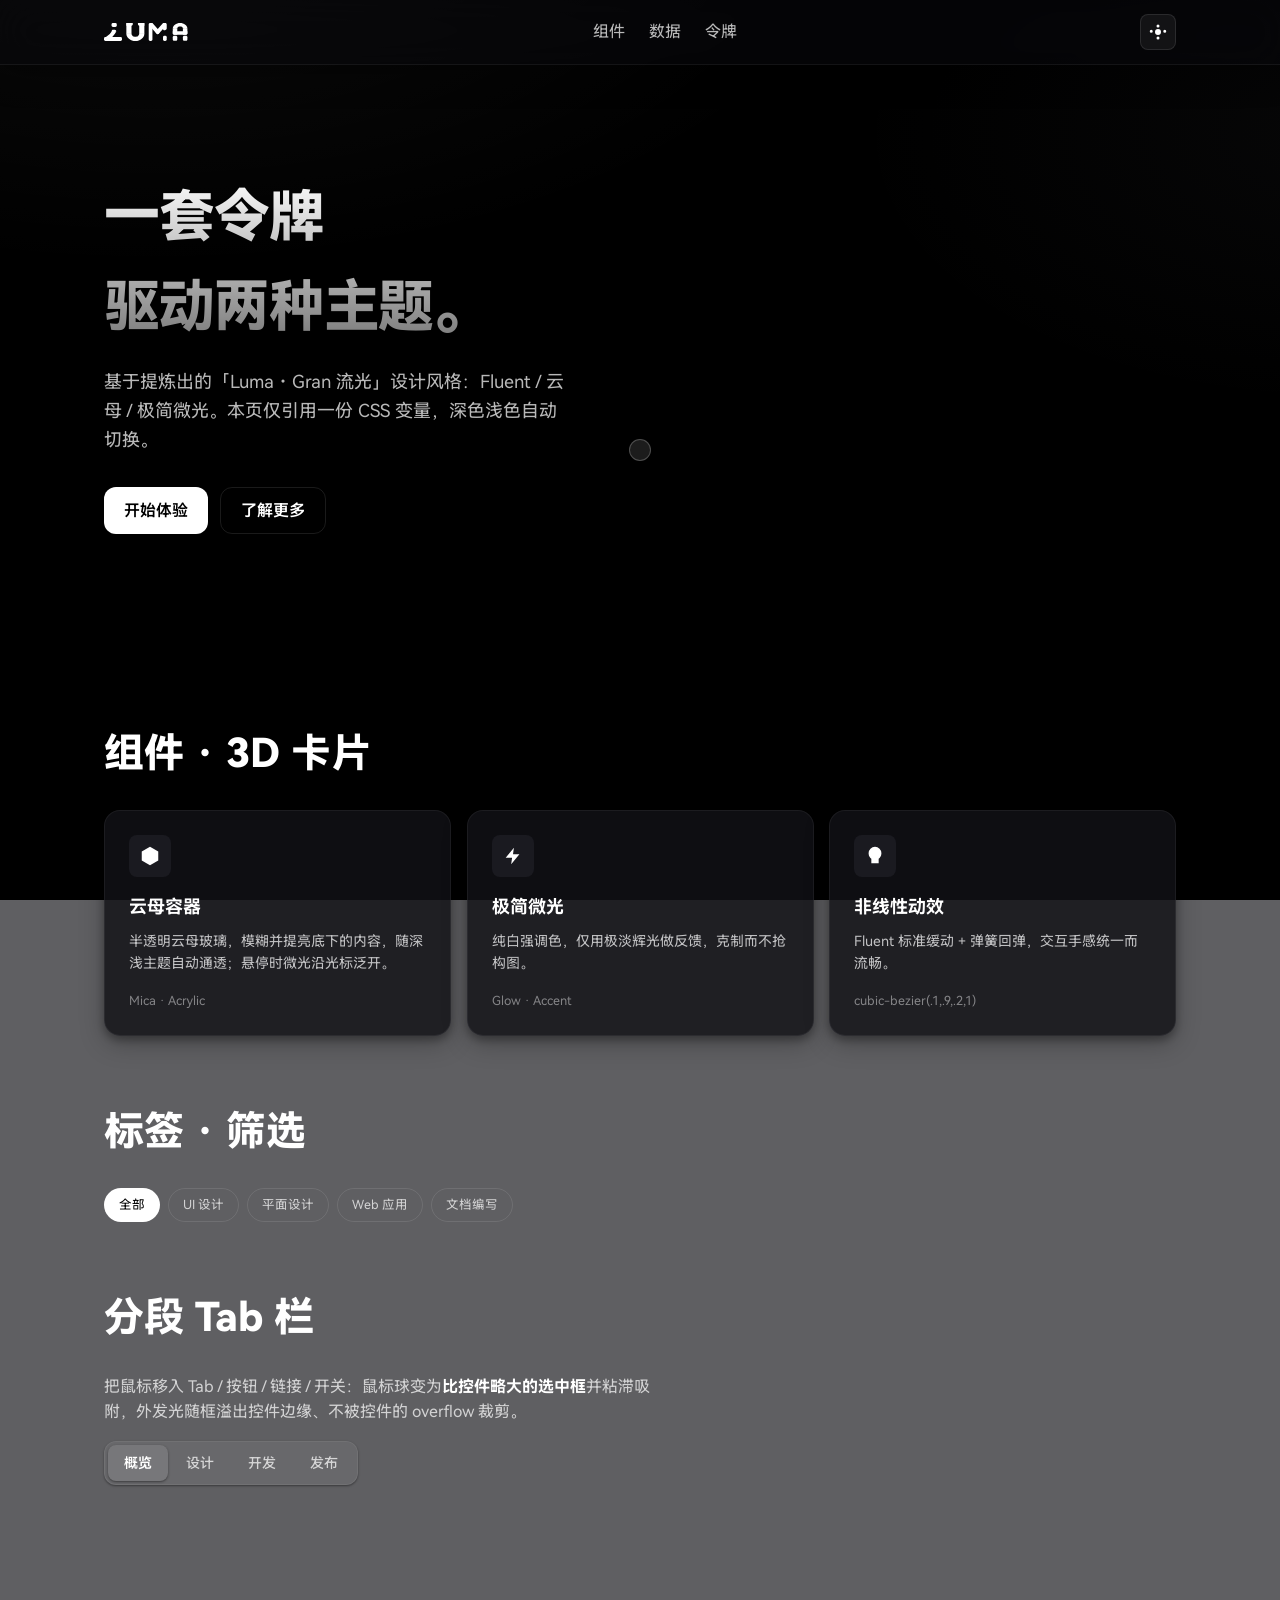
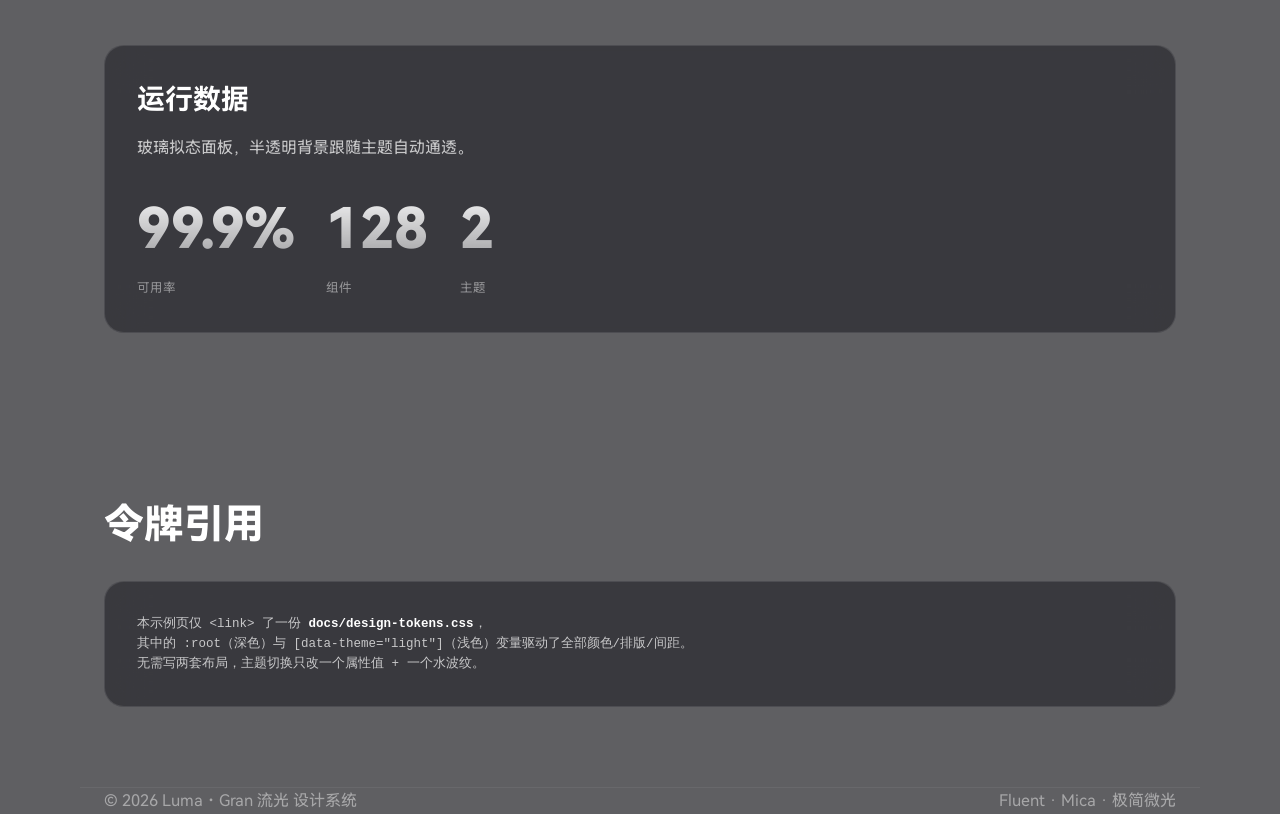
<file: examples/luma-gran-showcase.html>
<!DOCTYPE html>
<html lang="zh-CN" data-theme="dark">
<head>
  <meta charset="UTF-8" />
  <meta name="viewport" content="width=device-width, initial-scale=1.0" />
  <title>Luma・Gran 流光 · 可复用验证示例</title>

  <!-- 真实引用提炼出的设计令牌，验证复用性 -->
  <link rel="stylesheet" href="../docs/design-tokens.css" />

  <style>
    /* ===== 使用提供的鸿蒙字体（HarmonyOS Sans SC） ===== */
    @font-face {
      font-family: "HarmonyOS Sans SC";
      src: url("../assets/fonts/HarmonyOS_Sans_SC.ttf") format("truetype");
      font-weight: 100 900;
      font-style: normal;
      font-display: swap;
    }
    /* ===== 基础 ===== */
    * { margin: 0; padding: 0; box-sizing: border-box; }
    html { scroll-behavior: smooth; }
    body {
      font-family: "HarmonyOS Sans SC", system-ui, -apple-system, "Segoe UI", sans-serif;
      background: var(--bg-mica);
      color: var(--text-primary);
      line-height: 1.6;
      transition: background var(--dur-slower) var(--ease-fluent), color var(--dur-slower) var(--ease-fluent);
      overflow-x: hidden;
    }
    /* 云母质感底层 */
    .mica-layer {
      position: fixed; inset: 0; z-index: -1;
      background:
        radial-gradient(1200px 600px at 12% -10%, var(--glow-white), transparent 60%),
        radial-gradient(900px 500px at 105% 15%, var(--glow-gray), transparent 55%),
        var(--bg-base);
    }
    a { color: var(--text-secondary); text-decoration: none;
        transition: color var(--dur-fast) var(--ease-fluent), box-shadow var(--dur-normal) var(--ease-fluent); }
    a:hover { color: var(--text-primary); box-shadow: 0 0 12px var(--accent-glow); }
    .wrap { max-width: 1120px; margin: 0 auto; padding: 0 var(--space-6); }
    section { padding: var(--space-20) 0; }

    /* ===== 导航 ===== */
    header.nav {
      position: sticky; top: 0; z-index: 50;
      backdrop-filter: blur(18px) saturate(140%); -webkit-backdrop-filter: blur(18px) saturate(140%);
      background: color-mix(in srgb, var(--bg-mica) 70%, transparent);
      border-bottom: 1px solid var(--border-subtle);
      box-shadow: var(--navbar-shadow);
    }
    .nav-inner { display: flex; align-items: center; justify-content: space-between; height: 64px; }
    .logo { display: flex; align-items: center; gap: var(--space-2); font-weight: 600; color: var(--text-primary); }
    .logo svg, .logo .brand-svg { fill: currentColor; }
    .logo .brand-svg { height: 18px; width: auto; flex: none; }
    .logo:hover { box-shadow: none; }
    .nav-links { display: flex; gap: var(--space-6); }
    .theme-toggle {
      width: 36px; height: 36px; border-radius: var(--radius-md);
      border: 1px solid var(--theme-toggle-border);
      background: var(--theme-toggle-bg); color: var(--text-primary);
      cursor: pointer; display: grid; place-items: center;
      transition: color var(--dur-fast) var(--ease-fluent), border-color var(--dur-fast) var(--ease-fluent),
                  box-shadow var(--dur-normal) var(--ease-fluent);
    }
    .theme-toggle:hover { border-color: var(--border-strong); box-shadow: 0 0 14px var(--accent-glow); }
    .theme-toggle svg { width: 18px; height: 18px; fill: currentColor; }

    /* ===== Hero ===== */
    .hero { padding: clamp(72px, 12vh, 132px) 0; }
    .hero h1 { font-size: var(--fs-hero); font-weight: 800; letter-spacing: -0.02em;
       background: linear-gradient(180deg, var(--text-primary), var(--text-tertiary));
       -webkit-background-clip: text; background-clip: text; color: transparent; }
    .hero p { margin-top: var(--space-4); max-width: 460px; color: var(--text-secondary); font-size: var(--fs-h3); }
    .hero-actions { margin-top: var(--space-8); display: flex; gap: var(--space-3); flex-wrap: wrap; }

    /* ===== 按钮（微光 hover） ===== */
    .btn {
      --mouse-x: 50%; --mouse-y: 50%;
      position: relative; overflow: hidden;
      display: inline-flex; align-items: center; gap: var(--space-2);
      padding: 10px 20px; border-radius: var(--radius-lg);
      font: inherit; font-weight: 600; cursor: pointer;
      transition: color var(--dur-fast) var(--ease-fluent), background var(--dur-normal) var(--ease-fluent),
                  box-shadow var(--dur-normal) var(--ease-fluent), border-color var(--dur-fast) var(--ease-fluent);
    }
    .btn::before { content: ""; position: absolute; inset: 0; border-radius: inherit;
      background: radial-gradient(160px circle at var(--mouse-x) var(--mouse-y),
        color-mix(in srgb, var(--text-primary) 16%, transparent), transparent 60%);
      opacity: 0; transition: opacity 200ms ease; }
    .btn:hover::before { opacity: 1; }
    .btn-primary { background: var(--text-primary); color: var(--bg-base); border: none; }
    .btn-primary:hover { box-shadow: 0 0 16px var(--accent-glow); }
    .btn-ghost { background: transparent; color: var(--text-primary); border: 1px solid var(--border-default); }
    .btn-ghost:hover { border-color: var(--border-strong); box-shadow: 0 0 12px var(--accent-glow); }

    /* ===== 玻璃拟态卡片（光晕跟随） ===== */
    .grid { display: grid; grid-template-columns: repeat(auto-fill, minmax(280px, 1fr)); gap: var(--space-4); perspective: 1200px; }
    .card {
      --mouse-x: 50%; --mouse-y: 50%;
      position: relative; overflow: hidden;
      padding: var(--space-6); border-radius: var(--radius-xl);
      background: color-mix(in srgb, var(--bg-card) 82%, transparent);
      border: 1px solid var(--border-subtle);
      box-shadow: var(--shadow-2);
      transform-style: preserve-3d; will-change: transform;
      transition: border-color var(--dur-fast) var(--ease-fluent), box-shadow var(--dur-normal) var(--ease-fluent);
    }
    .card::before { content: ""; position: absolute; inset: 0; border-radius: inherit;
      background: radial-gradient(360px circle at var(--mouse-x) var(--mouse-y),
        color-mix(in srgb, var(--accent-glow) 85%, transparent), transparent 80%);
      opacity: 0; transition: opacity 250ms ease; }
    .card:hover { border-color: var(--border-strong); box-shadow: var(--shadow-3); }
    .card:hover::before { opacity: 1; }
    .card .ic { width: 42px; height: 42px; border-radius: var(--radius-md);
      display: grid; place-items: center; background: var(--bg-card-hover);
      color: var(--text-primary); margin-bottom: var(--space-4); }
    .card .ic svg { width: 22px; height: 22px; fill: currentColor; }
    .card h3 { font-size: var(--fs-h3); font-weight: 700; }
    .card p { margin-top: var(--space-2); color: var(--text-secondary); font-size: var(--fs-body); }
    .card .meta { margin-top: var(--space-4); font-size: var(--fs-small); color: var(--text-tertiary); }

    /* ===== 标签 chips ===== */
    .chips { display: flex; flex-wrap: wrap; gap: var(--space-2); }
    .chip { padding: 6px 14px; border-radius: 999px; font-size: var(--fs-small);
      border: 1px solid var(--border-default); color: var(--text-secondary); cursor: pointer;
      transition: color var(--dur-fast) var(--ease-fluent), border-color var(--dur-fast) var(--ease-fluent),
                  box-shadow var(--dur-normal) var(--ease-fluent), background var(--dur-normal) var(--ease-fluent); }
    .chip:hover { color: var(--text-primary); border-color: var(--border-strong); box-shadow: 0 0 12px var(--accent-glow); }
    .chip.active { background: var(--text-primary); color: var(--bg-base); border-color: transparent; }

    /* ===== 分段 Tab 栏（粘滞跟随的可操作组件） ===== */
    .segmented {
      display: inline-flex; gap: 2px; padding: 3px;
      background: color-mix(in srgb, var(--text-primary) 6%, transparent);
      border: 1px solid var(--border-subtle);
      border-radius: var(--radius-lg);
      box-shadow: var(--shadow-1);
    }
    .segmented .tab {
      padding: 7px 16px; border-radius: var(--radius-md);
      font: inherit; font-size: var(--fs-body); font-weight: 500;
      color: var(--text-secondary); background: transparent; border: none; cursor: pointer;
      transition: color var(--dur-fast) var(--ease-fluent), background var(--dur-normal) var(--ease-fluent),
                  box-shadow var(--dur-normal) var(--ease-fluent);
    }
    .segmented .tab:hover { color: var(--text-primary); }
    .segmented .tab.active {
      background: color-mix(in srgb, var(--text-primary) 10%, transparent);
      color: var(--text-primary); font-weight: 600; box-shadow: var(--shadow-1);
    }

    /* ===== 数据面板（玻璃 + 动效 + 光晕跟随） ===== */
    .panel { position: relative; overflow: hidden; padding: var(--space-8); border-radius: var(--radius-2xl);
      background: var(--bg-acrylic); backdrop-filter: blur(20px) saturate(130%); -webkit-backdrop-filter: blur(20px) saturate(130%);
      border: 1px solid var(--border-default); }
    .panel::before { content: ""; position: absolute; inset: 0; border-radius: inherit;
      background: radial-gradient(360px circle at var(--mouse-x) var(--mouse-y),
        color-mix(in srgb, var(--accent-glow) 85%, transparent), transparent 80%);
      opacity: 0; transition: opacity 250ms ease; pointer-events: none; }
    .panel:hover::before { opacity: 1; }
    /* 点击水波：光影从点击点扩散到整个板块，凭 overflow:hidden 裁切在板块内 */
    .ripple {
      position: absolute; width: 12px; height: 12px; border-radius: 50%;
      pointer-events: none; z-index: 1; opacity: 0.5;
      transform: translate(-50%, -50%) scale(0);
      background: radial-gradient(circle, var(--accent-glow), transparent 65%);
    }
    .ripple.pop {
      transition: transform 600ms ease-out, opacity 500ms ease;
      transform: translate(-50%, -50%) scale(1);
      opacity: 0;
    }
    .panel h2 { font-size: var(--fs-h2); margin-bottom: var(--space-3); }
    .stats { display: flex; gap: var(--space-8); margin-top: var(--space-4); flex-wrap: wrap; }
    .stat b { font-size: var(--fs-hero); font-weight: 800; display: block;
      background: linear-gradient(180deg, var(--text-primary), var(--text-tertiary));
      -webkit-background-clip: text; background-clip: text; color: transparent; }
    .stat span { color: var(--text-tertiary); font-size: var(--fs-small); }

    /* ===== 主题切换水波纹遮罩 ===== */
    .theme-ripple { position: fixed; z-index: 999; pointer-events: none; border-radius: 50%;
      transform: scale(0); transform-origin: center;
      background: var(--bg-base);
      transition: transform 600ms var(--ease-fluent-out), opacity 300ms var(--ease-fluent); }

    footer { padding: var(--space-10) 0; border-top: 1px solid var(--border-subtle);
      color: var(--text-tertiary); display: flex; justify-content: space-between; gap: var(--space-4); flex-wrap: wrap; }

    .sec-title { font-size: var(--fs-h1); font-weight: 800; margin-bottom: var(--space-6); }

    /* ===== 鼠标球（三态：normal / card / button） =====
       点锚方案：容器是 0×0 锚点，inner/光环用 translate(-50%,-50%) 居中，
       与主站一致，确保球心精确贴住光标，不随容器尺寸偏移 */
    /* 启用自绘鼠标球时，全局隐藏原生光标（含卡片/大板块，否则移入仍现箭头） */
    body.sel-active, body.sel-active * { cursor: none !important; }
    .cursor-glow {
      position: fixed; left: 0; top: 0; width: 0; height: 0; z-index: 9998;
      pointer-events: none;
      transform: translate(-9999px, -9999px);
      will-change: transform;
      transition: opacity 0.2s var(--ease-fluent);
    }
    /* 微光环：不常驻（默认 opacity 0），常态不显示；尺寸由 button 模式用 --gw/--gh 撑到控件大小 */
    .cursor-glow::before {
      content: ""; position: absolute; top: 0; left: 0;
      width: var(--gw, 56px); height: var(--gh, 56px); border-radius: 50%;
      background: radial-gradient(circle,
        color-mix(in srgb, var(--text-primary) 9%, transparent) 45%, transparent 72%);
      opacity: 0;
      transform: translate(-50%, -50%);
      transition: opacity 0.2s var(--ease-fluent), transform 0.3s var(--ease-fluent);
    }
    /* 实体球：默认 22 正圆，三态时被 JS 改写 */
    .cursor-glow-inner {
      position: absolute; top: 0; left: 0;
      width: 22px; height: 22px; border-radius: 50%;
      background: rgba(128, 128, 128, 0.22);
      border: 1.5px solid rgba(128, 128, 128, 0.5);
      overflow: hidden;
      transform: translate(-50%, -50%);
      transition: width 0.3s var(--ease-spring), height 0.3s var(--ease-spring),
                  border-radius 0.12s var(--ease-fluent),
                  background 0.3s var(--ease-fluent), border-color 0.3s var(--ease-fluent),
                  box-shadow 0.3s var(--ease-fluent), opacity 0.2s ease;
    }
    /* 选中框内部辉光：随鼠标位置移动，凭 border-radius 裁切在选中框内 */
    .cursor-glow-inner::after {
      content: ""; position: absolute; inset: 0; border-radius: inherit; pointer-events: none;
      background: radial-gradient(var(--spot-r, 140px) circle at var(--spot-x, 50%) var(--spot-y, 50%),
        rgba(128, 128, 128, 0.30), transparent 72%);
      opacity: 0; transition: opacity 0.2s var(--ease-fluent);
    }
    /* card / 大板块 模式：整球彻底隐藏（实体球 + 光环都不可见），由卡片自身辉光接管反馈 */
    .cursor-glow.card { opacity: 0; }
    /* button 粘滞模式：内部辉光随鼠标移动，裁切在选中框内（不再有框外溢出的微光环） */
    .cursor-glow.button .cursor-glow-inner { background: rgba(128, 128, 128, 0.10); }
    .cursor-glow.button .cursor-glow-inner::after { opacity: 1; }

    @media (prefers-reduced-motion: reduce) { * { animation: none !important; transition: none !important; } }
  </style>
</head>
<body>
  <div class="mica-layer"></div>

  <header class="nav">
    <div class="wrap nav-inner">
      <a class="logo" href="#">
        <svg class="brand-svg" viewBox="0 0 605 128" aria-hidden="true">
          <rect x="53.67742156982422" y="0" width="37.161293029785156" height="27.675676345825195" rx="10" fill="currentColor"/>
          <path d="M54.5,62.50000008203125L86.5,62.00000008203125L86.820896,60.08557508203125C87.84306000000001,53.98749728203125,83.141638,48.43243408203125,76.958487,48.43243408203125L64.85565700000001,48.43243408203125C59.6407166,48.43243408203125,55.30129206,52.43996238203125,54.88722825,57.63843818203125L54.5,62.50000008203125Z" fill="currentColor"/>
          <rect x="0" y="100.32432556152344" width="128" height="27.675676345825195" rx="10" fill="currentColor"/>
          <path fill-rule="evenodd" d="M62.3038464473877,49.20319219165039Q47.42555044738769,78.28812069165039,9.225419047387696,102.80014469165039L23.806841847387695,125.5241886916504Q68.1428474477,97.07493569165038,86.34134144738769,61.49949029165039L62.3038464473877,49.20319219165039Z" fill="currentColor"/>
          <g transform="matrix(-1,0,0,-1,574,256)">
            <rect x="287.0001220703125" y="178.26953125" width="36.571388244628906" height="77.33773803710938" rx="0" fill="currentColor"/>
            <path d="M287,236.66556549072266L287,256.00000049072264L332.714237,256.00000049072264L332.714237,246.66556649072265C332.714237,241.14271829072266,328.237083,236.66556549072266,322.714237,236.66556549072266L287,236.66556549072266Z" fill="currentColor"/>
            <path d="M369.2856979370117,256.00000049072264L414.99993493701174,256.00000049072264L414.99993493701174,236.66556549072266L379.2856989370117,236.66556549072266C373.7628507370117,236.66556549072266,369.2856979370117,241.14271829072266,369.2856979370117,246.66556649072265L369.2856979370117,256.00000049072264Z" fill="currentColor"/>
            <rect x="378.4286117553711" y="178.26953125" width="36.571388244628906" height="77.33773803710938" rx="0" fill="currentColor"/>
            <path d="M414.9999820703125,180.202976C414.9999820703125,173.280434,413.3760820703125,166.621361,410.1282820703125,160.225761C406.8804820703125,153.830166,402.2559920703125,148.184877,396.2548320703125,143.289898C390.2536820703125,138.394919,383.3326570703125,134.622859,375.4917680703125,131.9737167C367.6508790703125,129.3245723,359.4869770703125,128.0000012715658,351.0000530703125,128.0000038146973C342.5131380703125,128.0000025431316,334.3492320703125,129.3245735,326.5083430703125,131.9737129C318.6674520703125,134.6228576,311.7464270703125,138.394919,305.7452700703125,143.289898C299.7441130703125,148.184877,295.1196346703125,153.830166,291.8718337703125,160.225761C288.6240247703125,166.621361,287.0001220703125,173.280434,287.0001220703125,180.202976L323.5198360703125,180.202976C323.5198360703125,177.230583,324.2171100703125,174.371319,325.6116480703125,171.625183C327.0061870703125,168.879051,328.9918400703125,166.455086,331.5686110703125,164.353283C334.1453780703125,162.251488,337.11711907031247,160.631844,340.48383307031247,159.494354C343.85054807031247,158.356869,347.3559570703125,157.788126,351.0000530703125,157.788122C354.64415707031253,157.788124,358.1495670703125,158.356869,361.5162730703125,159.494354C364.8829960703125,160.631844,367.85473607031247,162.251488,370.4315030703125,164.353283C373.0082700703125,166.455086,374.9939270703125,168.879051,376.3884580703125,171.625183C377.78300507031247,174.371319,378.4802700703125,177.230583,378.4802700703125,180.202976L414.9999820703125,180.202976Z" fill="currentColor"/>
          </g>
          <path d="M318,118.00000953674316C318,123.52285953674317,322.4771528,128.00000953674316,328.000001,128.00000953674316L334.35294,128.00000953674316C339.875788,128.00000953674316,344.352942,123.52285953674317,344.352942,118.00000953674316L344.352942,0.0000095367431640625L328.000001,0.0000095367431640625C322.4771528,0.0000095367431640625,318,4.477162336743164,318,10.000009536743164L318,118.00000953674316Z" fill="currentColor"/>
          <rect x="419.6470642089844" y="90.83871459960938" width="26.352941513061523" height="37.16128921508789" rx="10" fill="currentColor"/>
          <path d="M419.6470642089844,42.05636753674317C419.6470642089844,49.384588536743166,427.26892280898437,54.223833536743165,433.9010182089844,51.106443536743164L440.2539592089844,48.12027153674316C443.7610682089844,46.47176953674317,446.00000620898436,42.945417536743165,446.00000620898436,39.070192536743164L446.00000620898436,10.000010536743163C446.00000620898436,4.477162336743164,441.5228522089844,0.0000095367431640625,436.00000420898436,0.0000095367431640625L419.6470642089844,0.0000095367431640625L419.6470642089844,42.05636753674317Z" fill="currentColor"/>
          <path transform="matrix(0.6737539768218994,-0.7389557957649231,0.6737539768218994,0.7389557361602783,91.44561148665503,245.44365734610307)" d="M324.5751543045044,31.789425642822266L324.5751543045044,95.69459164282226C324.5751543045044,101.21744164282227,329.0523071045044,105.69459164282226,334.5751563045044,105.69459164282226L342.3922243045044,105.69459164282226C347.8522573045044,105.69459164282226,352.3029623045044,101.31502964282227,352.3909273045044,95.85570164282227L353.5899723045044,21.440677642822266L334.3926516045044,21.791092042822264C328.94185300450437,21.890587062822267,324.5751543045044,26.337720442822267,324.5751543045044,31.789425642822266Z" fill="currentColor"/>
          <path transform="matrix(0.6737539768218994,0.7389557361602783,-0.6737539768218994,0.7389557957649231,136.9870166037689,-310.2791530349929)" d="M419.88868713378906,0.000003337860107421875L421.17439833378904,75.4558753378601C421.26735833378905,80.91151033786011,425.7165179337891,85.2855103378601,431.1729471337891,85.2855103378601L438.9974021337891,85.2855103378601C444.5202501337891,85.2855103378601,448.9974041337891,80.80836033786011,448.9974041337891,75.2855103378601L448.9974041337891,10.518874337860108C448.9974041337891,5.101008937860107,444.68283813378906,0.6685379778601074,439.26693913378904,0.5225069478601074L419.88868713378906,0.000003337860107421875Z" fill="currentColor"/>
          <path d="M593,39.6875C593,34.42461,591.68058,29.362026,589.04173,24.49975C586.402893,19.637476,582.6455,15.345626,577.769547,11.624201C572.8936,7.9027767,567.270264,5.0350547,560.899536,3.0210342C554.528809,1.0070102,547.89563,0,541,0C534.104374,0.0000025431316,527.471195,1.0070127,521.100464,3.0210304C514.729733,5.0350513,509.106392,7.9027739,504.23044600000003,11.624199C499.354504,15.345626,495.5971107,19.637476,492.958271,24.499752C490.3194225,29.362026,489,34.42461,489,39.6875L520.963188,39.6875C520.963188,37.659588,521.471592,35.708855,522.4884,33.835304C523.505207,31.961758,524.953018,30.30801,526.831833,28.874058C528.710648,27.440105,530.8774530000001,26.335106,533.3322450000001,25.559057C535.787033,24.78301,538.342953,24.394985,540.999996,24.394983C543.657043,24.394985,546.212963,24.783009,548.667751,25.559057C551.122543,26.335108,553.289345,27.440109,555.1681590000001,28.874058C557.046974,30.30801,558.494781,31.961761,559.511589,33.835308C560.528404,35.708855,561.036804,37.659588,561.036804,39.6875L593,39.6875Z" fill="currentColor"/>
          <path d="M489,67.34374775C489,72.94428275,489.011337519,75.80785775,490.116182,77.93932674999999C491.0671661,79.77396775,492.5697849,81.27658475,494.4044247,82.22756975C496.5358925,83.33241675,499.399467,83.34374975,505.000002,83.34374975L521,83.34374975L521,39.68749995L505,36.21484375L489,39.68749995L489,67.34374775Z" fill="currentColor"/>
          <path d="M489 101.28125C489 95.75840250169206 493.47715250169205 91.28125 499 91.28125L511 91.28125C516.5228474983079 91.28125 521 95.75840250169206 521 101.28125L521 117C521 122.52284749830794 516.5228474983079 127 511 127L499 127C493.47715250169205 127 489 122.52284749830794 489 117Z" fill="currentColor"/>
          <path d="M561 101.28125C561 95.75840250169206 565.4771525016921 91.28125 571 91.28125L583 91.28125C588.5228474983079 91.28125 593 95.75840250169206 593 101.28125L593 117C593 122.52284749830794 588.5228474983079 127 583 127L571 127C565.4771525016921 127 561 122.52284749830794 561 117Z" fill="currentColor"/>
          <path d="M561,83.34375L576.999998,83.34375C582.600533,83.34375,585.464108,83.33241699999999,587.595575,82.22757C589.430216,81.276585,590.932835,79.773968,591.883818,77.93932699999999C592.988661,75.80785800000001,593,72.944283,593,67.34375L593,39.6875L577,35.71875L561,39.6875L561,83.34375Z" fill="currentColor"/>
          <path d="M489,67.3437481C489,72.944283,489.011336684,75.807858,490.116182,77.939325C491.0671661,79.773964,492.5697849,81.276583,494.4044247,82.227568C496.5358925,83.332413,499.399467,83.34375,505,83.34375L577,83.34375C582.600533,83.34375,585.464104,83.332413,587.5955730000001,82.227568C589.43021,81.276583,590.9328399999999,79.773964,591.88382,77.939325C592.98866,75.807856,593,72.944283,593,67.3437481L593,59.53125L489,59.53125L489,67.3437481Z" fill="currentColor"/>
        </svg>
      </a>
      <nav class="nav-links">
        <a href="#cards">组件</a>
        <a href="#panel">数据</a>
        <a href="#tokens">令牌</a>
      </nav>
      <button class="theme-toggle" id="themeToggle" aria-label="切换主题">
        <svg id="iconTheme" viewBox="0 0 24 24"><path d="M12 8a4 4 0 1 0 0 8 4 4 0 0 0 0-8zm0 10a2 2 0 0 1 0 4 2 2 0 0 1 0-4zm0-16a2 2 0 0 1 0 4 2 2 0 0 1 0-4zm9 7a2 2 0 0 1 0 4 2 2 0 0 1 0-4zM3 9a2 2 0 0 1 0 4 2 2 0 0 1 0-4z"/></svg>
      </button>
    </div>
  </header>

  <main class="wrap">
    <!-- Hero -->
    <section class="hero">
      <h1>一套令牌<br />驱动两种主题。</h1>
      <p>基于提炼出的「Luma・Gran 流光」设计风格：Fluent / 云母 / 极简微光。本页仅引用一份 CSS 变量，深色浅色自动切换。</p>
      <div class="hero-actions">
        <button class="btn btn-primary">开始体验</button>
        <button class="btn btn-ghost">了解更多</button>
      </div>
    </section>

    <!-- 组件卡片（3D 倾斜 + 光晕跟随） -->
    <section id="cards">
      <h2 class="sec-title">组件 · 3D 卡片</h2>
      <div class="grid" id="cardGrid">
        <div class="card glow tilt-card">
          <div class="ic"><svg viewBox="0 0 24 24"><path d="M12 2l9 5v10l-9 5-9-5V7z"/></svg></div>
          <h3>云母容器</h3>
          <p>半透明云母玻璃，模糊并提亮底下的内容，随深浅主题自动通透；悬停时微光沿光标泛开。</p>
          <div class="meta">Mica · Acrylic</div>
        </div>
        <div class="card glow tilt-card">
          <div class="ic"><svg viewBox="0 0 24 24"><path d="M13 3L4 14h7l-1 7 9-11h-7z"/></svg></div>
          <h3>极简微光</h3>
          <p>纯白强调色，仅用极淡辉光做反馈，克制而不抢构图。</p>
          <div class="meta">Glow · Accent</div>
        </div>
        <div class="card glow tilt-card">
          <div class="ic"><svg viewBox="0 0 24 24"><path d="M12 2a7 7 0 0 0-7 7c0 3 1.8 5 3 6v5h8v-5c1.2-1 3-3 3-6a7 7 0 0 0-7-7z"/></svg></div>
          <h3>非线性动效</h3>
          <p>Fluent 标准缓动 + 弹簧回弹，交互手感统一而流畅。</p>
          <div class="meta">cubic-bezier(.1,.9,.2,1)</div>
        </div>
      </div>

      <h2 class="sec-title" style="margin-top:var(--space-16)">标签 · 筛选</h2>
      <div class="chips" id="chips">
        <span class="chip active">全部</span>
        <span class="chip">UI 设计</span>
        <span class="chip">平面设计</span>
        <span class="chip">Web 应用</span>
        <span class="chip">文档编写</span>
      </div>

      <h2 class="sec-title" style="margin-top:var(--space-16)">分段 Tab 栏</h2>
      <p style="color:var(--text-secondary);max-width:560px;margin-bottom:var(--space-4)">把鼠标移入 Tab / 按钮 / 链接 / 开关：鼠标球变为<b style="color:var(--text-primary)">比控件略大的选中框</b>并粘滞吸附，外发光随框溢出控件边缘、不被控件的 overflow 裁剪。</p>
      <div class="segmented" id="segmented">
        <button class="tab active">概览</button>
        <button class="tab">设计</button>
        <button class="tab">开发</button>
        <button class="tab">发布</button>
      </div>
    </section>

    <!-- 数据面板 -->
    <section id="panel">
      <div class="panel glow">
        <h2>运行数据</h2>
        <p style="color:var(--text-secondary)">玻璃拟态面板，半透明背景跟随主题自动通透。</p>
        <div class="stats" style="margin-top:var(--space-6)">
          <div class="stat"><b>99.9%</b><span>可用率</span></div>
          <div class="stat"><b>128</b><span>组件</span></div>
          <div class="stat"><b>2</b><span>主题</span></div>
        </div>
      </div>
    </section>

    <!-- 令牌引用说明 -->
    <section id="tokens">
      <h2 class="sec-title">令牌引用</h2>
      <div class="panel glow"><pre style="white-space:pre-wrap;color:var(--text-secondary);font-size:var(--fs-small)">本示例页仅 &lt;link&gt; 了一份 <b style="color:var(--text-primary)">docs/design-tokens.css</b>，
其中的 :root（深色）与 [data-theme="light"]（浅色）变量驱动了全部颜色/排版/间距。
无需写两套布局，主题切换只改一个属性值 + 一个水波纹。</pre></div>
    </section>
  </main>

  <footer class="wrap">
    <span>© 2026 Luma・Gran 流光 设计系统</span>
    <span>Fluent · Mica · 极简微光</span>
  </footer>

  <!-- 鼠标球（三态：normal / card / button） -->
  <div class="cursor-glow" id="cursorGlow" aria-hidden="true">
    <div class="cursor-glow-inner" id="cursorGlowInner"></div>
  </div>

  <script>
    /* 主题切换：水波纹动画（600ms 扩展 → 切换 → 300ms 淡出） */
    const themeToggle = document.getElementById("themeToggle");
    themeToggle.addEventListener("click", () => {
      const root = document.documentElement;
      const toDark = root.getAttribute("data-theme") === "light";
      const rect = themeToggle.getBoundingClientRect();
      const r = new DOMRect(
        rect.left + rect.width / 2 - 1, rect.top + rect.height / 2 - 1, 2, 2
      );
      const cover = Math.hypot(window.innerWidth, window.innerHeight) * (r.width ? 2 : 2);
      const ripple = document.createElement("div");
      ripple.className = "theme-ripple";
      const size = Math.max(window.innerWidth, window.innerHeight) * 1.5;
      ripple.style.cssText = `left:${r.x}px;top:${r.y}px;width:${size}px;height:${size}px;margin-left:${-(size/2)}px;margin-top:${-(size/2)}px;`;
      document.body.appendChild(ripple);
      requestAnimationFrame(() => requestAnimationFrame(() => ripple.style.transform = "scale(1)"));
      setTimeout(() => root.setAttribute("data-theme", toDark ? "dark" : "light"), 300);
      setTimeout(() => { ripple.style.opacity = "0"; }, 620);
      setTimeout(() => ripple.remove(), 1000);
    });

    /* 3D 卡片：最大倾斜 18°，LERP 0.15，停止阈值 0.05° */
    document.querySelectorAll(".tilt-card").forEach((card) => {
      const target = { rx: 0, ry: 0 }, cur = { rx: 0, ry: 0 };
      card.addEventListener("mousemove", (e) => {
        const r = card.getBoundingClientRect();
        const px = (e.clientX - r.left) / r.width - 0.5;
        const py = (e.clientY - r.top) / r.height - 0.5;
        target.rx = -py * 18;
        target.ry = px * 18;
      });
      card.addEventListener("mouseleave", () => { target.rx = 0; target.ry = 0; });
      (function loop() {
        cur.rx += (target.rx - cur.rx) * 0.15;
        cur.ry += (target.ry - cur.ry) * 0.15;
        if (Math.abs(target.rx - cur.rx) > 0.05 || Math.abs(target.ry - cur.ry) > 0.05) {
          card.style.transform = `perspective(900px) rotateX(${cur.rx}deg) rotateY(${cur.ry}deg)`;
        }
        requestAnimationFrame(loop);
      })();
    });

    /* 光晕跟随：为卡片/按钮写 --mouse-x/--mouse-y（像素级） */
    document.addEventListener("mousemove", (e) => {
      const el = e.target.closest(".glow, .btn");
      if (!el) return;
      const r = el.getBoundingClientRect();
      el.style.setProperty("--mouse-x", `${e.clientX - r.left}px`);
      el.style.setProperty("--mouse-y", `${e.clientY - r.top}px`);
    });

    /* chips 简单选中态 */
    document.getElementById("chips").addEventListener("click", (e) => {
      if (!e.target.classList.contains("chip")) return;
      document.querySelectorAll("#chips .chip").forEach((c) => c.classList.remove("active"));
      e.target.classList.add("active");
    });

    /* 分段 Tab 栏选中态 */
    document.getElementById("segmented").addEventListener("click", (e) => {
      if (!e.target.classList.contains("tab")) return;
      document.querySelectorAll("#segmented .tab").forEach((t) => t.classList.remove("active"));
      e.target.classList.add("active");
    });

    /* 点击大板块：光影从点击点扩散到整个板块（水波式），凭 overflow 裁切在板块内 */
    document.addEventListener("click", (e) => {
      const el = e.target.closest(".card, .panel");
      if (!el) return;
      const r = el.getBoundingClientRect();
      const ripple = document.createElement("div");
      ripple.className = "ripple";
      const size = Math.max(r.width, r.height) * 2.4;
      ripple.style.left = (e.clientX - r.left) + "px";
      ripple.style.top = (e.clientY - r.top) + "px";
      ripple.style.width = size + "px";
      ripple.style.height = size + "px";
      el.appendChild(ripple);
      requestAnimationFrame(() => requestAnimationFrame(() => ripple.classList.add("pop")));
      setTimeout(() => ripple.remove(), 700);
    });

    /* ===== 鼠标球三态状态机（normal 圆 / card 隐藏 / button 粘滞形变） ===== */
    const glow = document.getElementById("cursorGlow");
    const inner = document.getElementById("cursorGlowInner");
    const fine = window.matchMedia("(pointer: coarse)").matches;
    const reduce = window.matchMedia("(prefers-reduced-motion: reduce)").matches;
    if (glow && inner && !fine && !reduce) {
      document.body.classList.add("sel-active");
      /* 大板块：三类卡片 + 数据面板等玻璃大块 → 移入即整球隐藏 */
      /* 可操作组件 → 进入即"选中框粘滞"：Tab 栏、导航、按钮、chip、开关、Logo、一切链接 */
      const BTN_SEL = "button, .tab, .chip, .theme-toggle, .nav-links a, .logo, a[href]";
      const CARD_SEL = ".card.glow, .panel";
      let mx = innerWidth / 2, my = innerHeight / 2, gx = mx, gy = my;
      let mode = "normal", btnEl = null, btnRect = null, stickX = 0, stickY = 0, btnPad = 0;

      /* 常驻跟随循环：normal 线性 1:1；button 缓动吸附到按钮中心 */
      (function loop() {
        if (mode === "normal") { gx = mx; gy = my; }
        else if (mode === "button" && btnRect) {
          const tx = btnRect.left + btnRect.width / 2 + stickX;
          const ty = btnRect.top + btnRect.height / 2 + stickY;
          gx += (tx - gx) * 0.3;
          gy += (ty - gy) * 0.3;
        }
        glow.style.transform = `translate(${gx}px, ${gy}px)`;
        requestAnimationFrame(loop);
      })();

      addEventListener("mousemove", (e) => {
        mx = e.clientX; my = e.clientY;
        if (mode === "button" && btnRect && btnEl) {
          const cx = btnRect.left + btnRect.width / 2, cy = btnRect.top + btnRect.height / 2;
          stickX = (e.clientX - cx) * 0.2;
          stickY = (e.clientY - cy) * 0.2;
          btnEl.style.translate = `${stickX}px ${stickY}px`;
          /* 框内辉光跟随鼠标：--spot 相对选中框左上角（框中可超出实际鼠标位，仅限框内展示） */
          inner.style.setProperty("--spot-x", (e.clientX - (btnRect.left - btnPad)) + "px");
          inner.style.setProperty("--spot-y", (e.clientY - (btnRect.top - btnPad)) + "px");
        }
      });

      document.addEventListener("mouseover", (e) => {
        const btn = e.target.closest(BTN_SEL);
        if (btn) {
          if (mode !== "button" || btnEl !== btn) enterButton(btn);
          glow.classList.remove("card");
          return;
        }
        if (e.target.closest(CARD_SEL)) {
          if (mode === "button") resetButton();
          mode = "card";
          glow.classList.add("card");
        }
      });

      document.addEventListener("mouseout", (e) => {
        if (mode === "button" && btnEl) {
          if (e.relatedTarget && (btnEl.contains(e.relatedTarget) || e.relatedTarget.closest(BTN_SEL))) return;
          resetButton();
        } else if (mode === "card") {
          const card = e.target.closest(CARD_SEL);
          if (e.relatedTarget && (card && card.contains(e.relatedTarget) || e.relatedTarget.closest(CARD_SEL))) return;
          mode = "normal";
          glow.classList.remove("card");
        }
      });

      /* 选中框外扩仅用于"无背景且无边框"的控件（纯文字链接 / 透明按钮 / logo）；
         自身带背景或框线的控件已有视觉边界，选中框贴合控件本身尺寸 */
      function hasVisualBoundary(el) {
        const cs = getComputedStyle(el);
        const hasBorder = ["Top", "Right", "Bottom", "Left"]
          .some((s) => parseFloat(cs["border" + s + "Width"]) > 0);
        const bg = cs.backgroundColor;
        const alpha = bg.startsWith("rgba") ? parseFloat(bg.split(",")[3]) : (bg !== "transparent" ? 1 : 0);
        const bgSolid = alpha > 0;
        const bgImg = cs.backgroundImage !== "none";
        return hasBorder || bgSolid || bgImg;
      }
      function enterButton(btn) {
        if (btnEl && btnEl !== btn) btnEl.style.translate = "";
        mode = "button"; btnEl = btn;
        btnRect = btn.getBoundingClientRect();
        stickX = 0; stickY = 0;
        const rr = getComputedStyle(btn).borderRadius;
        const w = btnRect.width, h = btnRect.height;
        /* Tab 栏：选中/未选中框都贴合 tab 实际尺寸（与选中态等高），保持一致不再放大；
           其他控件按"无背景且无框线才外扩，有背景/框线贴合" */
        const PAD = btn.classList.contains("tab") ? 0 : (hasVisualBoundary(btn) ? 0 : 4);
        btnPad = PAD;
        inner.style.width = (w + PAD * 2) + "px";
        inner.style.height = (h + PAD * 2) + "px";
        /* 若控件本身是圆/胶囊则跟随，否则回退小圆角方角 */
        if (rr && rr !== "0px") inner.style.borderRadius = rr;
        else inner.style.borderRadius = (w === h && Math.max(w, h) <= 40) ? "50%" : "8px";
        inner.style.background = "rgba(128, 128, 128, 0.10)";
        inner.style.borderColor = "rgba(128, 128, 128, 0.42)";
        /* 选中框仅保留描边轮廓；辉光在框内 ::after 跟随鼠标，裁切在圆角内 */
        inner.style.boxShadow = "0 0 0 1px rgba(128,128,128,0.35)";
        /* 光晕起始居中：--spot 相对选中框左上角；--spot-r 辉光半径跟随框尺寸，小控件不显过大 */
        inner.style.setProperty("--spot-x", (w / 2 + PAD) + "px");
        inner.style.setProperty("--spot-y", (h / 2 + PAD) + "px");
        inner.style.setProperty("--spot-r", (Math.max(w, h) * 1.3) + "px");
        glow.classList.add("button");
      }
      function resetButton() {
        if (btnEl) btnEl.style.translate = "";
        btnEl = null; btnRect = null;
        inner.style.width = ""; inner.style.height = ""; inner.style.borderRadius = "";
        inner.style.background = ""; inner.style.borderColor = "";
        inner.style.boxShadow = "";
        inner.style.removeProperty("--spot-x"); inner.style.removeProperty("--spot-y");
        inner.style.removeProperty("--spot-r");
        glow.classList.remove("button");
        mode = "normal";
      }
    }
  </script>
</body>
</html>
</file>
<file: css/style.css>
/* ============================================
   石榴 Grant・Pome 个人主页 · WinUI 2 深色风格
   Mica / Acrylic / Light Field / Parallax
   UICraft 优化版：排版 · 间距 · 动效 · 无障碍
   ============================================ */

/* ---------- 基础重置 ---------- */
*, *::before, *::after { margin: 0; padding: 0; box-sizing: border-box; }

/* HarmonyOS Sans SC 字体 */
@font-face {
  font-family: "HarmonyOS Sans SC";
  src: url("../assets/fonts/HarmonyOS_Sans_SC.ttf") format("truetype");
  font-weight: 100 900;
  font-style: normal;
  font-display: swap;
}

:root {
  /* 纯黑深色模式调色板 */
  --bg-base: #000000;
  --bg-layer: #0a0a0c;
  --bg-card: #121216;
  --bg-card-hover: #1a1a20;
  --bg-acrylic: rgba(20, 20, 26, 0.5);
  --bg-mica: rgba(10, 10, 14, 0.65);

  --border-subtle: rgba(255, 255, 255, 0.06);
  --border-default: rgba(255, 255, 255, 0.1);
  --border-strong: rgba(255, 255, 255, 0.16);

  --text-primary: #ffffff;
  --text-secondary: rgba(255, 255, 255, 0.72);
  --text-tertiary: rgba(255, 255, 255, 0.45);
  --text-disabled: rgba(255, 255, 255, 0.25);

  --accent: #ffffff;
  --accent-light: #e5e5e5;
  --accent-dark: #b3b3b3;
  --accent-glow: rgba(255, 255, 255, 0.18);
  --accent-soft: rgba(255, 255, 255, 0.08);

  /* 光场色彩（极简微光） */
  --glow-white: rgba(255, 255, 255, 0.05);
  --glow-gray: rgba(180, 180, 200, 0.035);

  /* 间距系统（4px 基准） */
  --space-1: 4px;
  --space-2: 8px;
  --space-3: 12px;
  --space-4: 16px;
  --space-5: 20px;
  --space-6: 24px;
  --space-7: 28px;
  --space-8: 32px;
  --space-9: 36px;
  --space-10: 40px;
  --space-12: 48px;
  --space-16: 64px;
  --space-20: 80px;

  /* 圆角体系 */
  --radius-sm: 6px;
  --radius-md: 8px;
  --radius-lg: 12px;
  --radius-xl: 16px;
  --radius-2xl: 20px;

  /* 阴影体系 */
  --shadow-1: 0 1px 2px rgba(0, 0, 0, 0.3), 0 1px 3px rgba(0, 0, 0, 0.15);
  --shadow-2: 0 4px 8px rgba(0, 0, 0, 0.3), 0 8px 24px rgba(0, 0, 0, 0.25);
  --shadow-3: 0 12px 24px rgba(0, 0, 0, 0.4), 0 24px 64px rgba(0, 0, 0, 0.35);
  --shadow-glow: 0 0 24px rgba(255, 255, 255, 0.1);

  /* 主题相关：覆盖硬编码值 */
  --nav-hover-bg: rgba(255, 255, 255, 0.05);
  --navbar-shadow: 0 8px 32px rgba(0, 0, 0, 0.35);
  --hero-overlay-top: rgba(0, 0, 0, 0.2);
  --hero-overlay-mid: rgba(0, 0, 0, 0.5);
  --hero-overlay-bottom: var(--bg-base);
  --hero-overlay-radial: rgba(0, 0, 0, 0.6);
  --modal-backdrop-bg: rgba(0, 0, 0, 0.5);
  --focus-ring: rgba(255, 255, 255, 0.6);
  --noise-dot: rgba(255, 255, 255, 0.012);
  --theme-toggle-bg: rgba(255, 255, 255, 0.06);
  --theme-toggle-border: rgba(255, 255, 255, 0.1);
  --hero-text-shadow: 0 2px 24px rgba(0, 0, 0, 0.5);
  --modal-close-shadow: 0 4px 12px rgba(0, 0, 0, 0.5);
  --modal-content-shadow: 0 24px 60px rgba(0, 0, 0, 0.6);

  /* 动效曲线（统一 fluent 设计语言） */
  --ease-fluent: cubic-bezier(0.1, 0.9, 0.2, 1);
  --ease-fluent-in: cubic-bezier(0.7, 0, 0.9, 0.3);
  --ease-fluent-out: cubic-bezier(0.1, 0.9, 0.2, 1);
  --ease-spring: cubic-bezier(0.34, 1.56, 0.64, 1);
  --ease-soft: cubic-bezier(0.22, 1, 0.36, 1);

  /* 动效时长 */
  --dur-fast: 150ms;
  --dur-normal: 250ms;
  --dur-slow: 400ms;
  --dur-slower: 600ms;

  /* 排版层级 */
  --fs-hero: clamp(36px, 6vw, 56px);
  --fs-h1: clamp(28px, 4vw, 40px);
  --fs-h2: clamp(22px, 3vw, 28px);
  --fs-h3: 18px;
  --fs-body: 14px;
  --fs-small: 12.5px;
  --fs-caption: 11px;
}

/* ---------- 浅色模式 ---------- */
[data-theme="light"] {
  --bg-base: #f5f5f7;
  --bg-layer: #ebebef;
  --bg-card: #ffffff;
  --bg-card-hover: #f0f0f4;
  --bg-acrylic: rgba(255, 255, 255, 0.6);
  --bg-mica: rgba(245, 245, 247, 0.75);

  --border-subtle: rgba(0, 0, 0, 0.06);
  --border-default: rgba(0, 0, 0, 0.1);
  --border-strong: rgba(0, 0, 0, 0.16);

  --text-primary: #1a1a1e;
  --text-secondary: rgba(0, 0, 0, 0.65);
  --text-tertiary: rgba(0, 0, 0, 0.45);
  --text-disabled: rgba(0, 0, 0, 0.25);

  --accent: #1a1a1e;
  --accent-light: #3a3a3e;
  --accent-dark: #6a6a6e;
  --accent-glow: rgba(0, 0, 0, 0.12);
  --accent-soft: rgba(0, 0, 0, 0.05);

  --glow-white: rgba(0, 0, 0, 0.025);
  --glow-gray: rgba(120, 120, 140, 0.03);

  --shadow-1: 0 1px 2px rgba(0, 0, 0, 0.08), 0 1px 3px rgba(0, 0, 0, 0.06);
  --shadow-2: 0 4px 8px rgba(0, 0, 0, 0.08), 0 8px 24px rgba(0, 0, 0, 0.06);
  --shadow-3: 0 12px 24px rgba(0, 0, 0, 0.1), 0 24px 64px rgba(0, 0, 0, 0.08);
  --shadow-glow: 0 0 24px rgba(0, 0, 0, 0.06);

  --nav-hover-bg: rgba(0, 0, 0, 0.04);
  --navbar-shadow: 0 8px 32px rgba(0, 0, 0, 0.08);
  /* 首屏强制深色 overlay（壁纸为深色） */
  --hero-overlay-top: rgba(0, 0, 0, 0.2);
  --hero-overlay-mid: rgba(0, 0, 0, 0.5);
  --hero-overlay-bottom: #000000;
  --hero-overlay-radial: rgba(0, 0, 0, 0.6);
  --modal-backdrop-bg: rgba(0, 0, 0, 0.25);
  --focus-ring: rgba(0, 0, 0, 0.5);
  --noise-dot: rgba(0, 0, 0, 0.015);
  --theme-toggle-bg: rgba(0, 0, 0, 0.04);
  --theme-toggle-border: rgba(0, 0, 0, 0.1);
  --hero-text-shadow: 0 2px 24px rgba(0, 0, 0, 0.5);
  --modal-close-shadow: 0 4px 12px rgba(0, 0, 0, 0.12);
  --modal-content-shadow: 0 24px 60px rgba(0, 0, 0, 0.15);
}

html {
  scroll-behavior: smooth;
  scroll-padding-top: 64px;
}

/* 跳过导航链接（无障碍） */
.skip-link {
  position: absolute;
  top: -40px;
  left: 16px;
  padding: 8px 16px;
  background: var(--text-primary);
  color: #000;
  border-radius: var(--radius-md);
  font-size: 13px;
  font-weight: 500;
  z-index: 1000;
  transition: top 0.2s var(--ease-fluent);
}

.skip-link:focus {
  top: 12px;
  outline: none;
}

body {
  font-family: "HarmonyOS Sans SC", "PingFang SC", "Microsoft YaHei",
    -apple-system, BlinkMacSystemFont, "Segoe UI", sans-serif;
  font-size: var(--fs-body);
  line-height: 1.65;
  color: var(--text-primary);
  background: var(--bg-base);
  -webkit-font-smoothing: antialiased;
  -moz-osx-font-smoothing: grayscale;
  overflow-x: hidden;
  text-rendering: optimizeLegibility;
}

a {
  color: inherit;
  text-decoration: none;
}

img {
  display: block;
  max-width: 100%;
}

/* 焦点样式统一（无障碍） */
:focus-visible {
  outline: 2px solid var(--focus-ring);
  outline-offset: 2px;
  border-radius: var(--radius-sm);
}

button {
  font-family: inherit;
  cursor: pointer;
  border: none;
  background: none;
  color: inherit;
}

/* ---------- 全局微光背景 ---------- */
body::before {
  content: "";
  position: fixed;
  inset: 0;
  pointer-events: none;
  z-index: 0;
  background:
    radial-gradient(ellipse 600px 400px at 15% 20%, var(--glow-white), transparent 65%),
    radial-gradient(ellipse 700px 500px at 85% 75%, var(--glow-gray), transparent 65%);
  filter: blur(60px);
  opacity: 1;
  will-change: transform;
}

body::after {
  content: "";
  position: fixed;
  inset: 0;
  pointer-events: none;
  z-index: 0;
  background-image:
    radial-gradient(var(--noise-dot) 1px, transparent 1px);
  background-size: 3px 3px;
  opacity: 0.6;
}

/* 所有内容在光场之上 */
.navbar, section, footer, .modal {
  position: relative;
  z-index: 1;
}

.container {
  max-width: 1080px;
  margin: 0 auto;
  padding: 0 var(--space-6);
}

/* ---------- 顶部导航（Mica 材质） ---------- */
.navbar {
  position: fixed;
  top: 0;
  left: 0;
  right: 0;
  z-index: 100;
  background: transparent;
  backdrop-filter: none;
  -webkit-backdrop-filter: none;
  border-bottom: 1px solid transparent;
  opacity: 0;
  transform: translateY(-8px);
  transition: opacity 0.6s cubic-bezier(0.22, 1, 0.36, 1),
              transform 0.6s cubic-bezier(0.22, 1, 0.36, 1),
              background var(--dur-normal) var(--ease-fluent),
              backdrop-filter var(--dur-normal) var(--ease-fluent),
              -webkit-backdrop-filter var(--dur-normal) var(--ease-fluent),
              border-color var(--dur-normal) var(--ease-fluent),
              box-shadow var(--dur-normal) var(--ease-fluent);
}

.navbar.visible {
  opacity: 1;
  transform: translateY(0);
}

.navbar.scrolled {
  border-bottom-color: var(--border-subtle);
  background: var(--bg-mica);
  backdrop-filter: blur(40px) saturate(180%);
  -webkit-backdrop-filter: blur(40px) saturate(180%);
  box-shadow: var(--navbar-shadow);
}

.nav-inner {
  max-width: 1080px;
  margin: 0 auto;
  padding: 0 var(--space-6);
  height: 52px;
  display: flex;
  align-items: center;
  justify-content: space-between;
}

.nav-logo {
  color: var(--text-primary);
  display: flex;
  align-items: center;
  transition: opacity var(--dur-fast) var(--ease-fluent);
}

.nav-logo:hover {
  opacity: 0.8;
}

.nav-logo-svg {
  height: 22px;
  width: auto;
  display: block;
  filter: drop-shadow(0 0 8px var(--accent-glow));
  transition: transform var(--dur-fast) var(--ease-fluent);
}

.nav-logo:hover .nav-logo-svg {
  transform: scale(1.03);
}

.nav-links {
  display: flex;
  gap: 2px;
}

.nav-links a {
  position: relative;
  font-size: 13px;
  color: var(--text-tertiary);
  padding: 6px 14px;
  border-radius: var(--radius-sm);
  transition: color var(--dur-fast) var(--ease-fluent),
              background var(--dur-fast) var(--ease-fluent);
}

.nav-links a:hover {
  background: var(--nav-hover-bg);
  color: var(--text-secondary);
}

.nav-links a.active {
  color: var(--text-primary);
  background: var(--accent-soft);
}

/* ---------- Hero 首屏 ---------- */
.hero {
  position: relative;
  min-height: 100svh;
  display: flex;
  align-items: center;
  justify-content: center;
  overflow: hidden;
}

.hero-bg {
  position: absolute;
  inset: 0;
  background-image: url("../assets/wallpaper.png");
  background-size: cover;
  background-position: center;
  z-index: 0;
  will-change: transform, filter, opacity;
  transform: scale(1.08); /* 预放大避免模糊边缘露白 + 视差露边 */
  opacity: 0;
  filter: blur(30px);
  transition: opacity 0.8s cubic-bezier(0.22, 1, 0.36, 1),
              filter 1.2s cubic-bezier(0.22, 1, 0.36, 1);
}

/* 模糊背景淡入：粒子快聚齐时出现 */
.hero-bg.blur-in {
  opacity: 1;
}

/* 从模糊变清晰 */
.hero-bg.sharpen {
  filter: blur(0);
}

.hero-bg.ready {
  opacity: 1;
  filter: blur(0);
}

/* 粒子聚集特效画布 */
.hero-particles {
  position: absolute;
  inset: 0;
  z-index: 1;
  pointer-events: none;
  opacity: 1;
  transition: opacity 0.8s cubic-bezier(0.22, 1, 0.36, 1);
}

.hero-particles.fade-out {
  opacity: 0;
}

.hero-bg::after {
  content: "";
  position: absolute;
  inset: 0;
  background:
    linear-gradient(180deg, var(--hero-overlay-top) 0%, var(--hero-overlay-mid) 50%, var(--hero-overlay-bottom) 100%),
    radial-gradient(ellipse at 50% 40%, transparent 20%, var(--hero-overlay-radial) 70%);
  opacity: 0;
  transition: opacity 1s cubic-bezier(0.22, 1, 0.36, 1);
}

.hero-bg.overlay-in::after {
  opacity: 1;
}

/* Hero 光场叠加 */
.hero-glow {
  position: absolute;
  inset: 0;
  z-index: 0;
  pointer-events: none;
}

.hero-glow::before {
  content: "";
  position: absolute;
  top: 40%;
  left: 50%;
  transform: translateX(-50%);
  width: 600px;
  height: 400px;
  background: radial-gradient(ellipse, var(--glow-white), transparent 55%);
  filter: blur(80px);
  opacity: 0.9;
}

.hero-inner {
  position: relative;
  z-index: 2;
  text-align: center;
  padding: 0 var(--space-6);
  will-change: transform, opacity;
}

/* 头像单独上浮动画 */
.hero-inner .avatar-wrap {
  opacity: 0;
  transform: translateY(20px);
  transition: opacity 0.8s cubic-bezier(0.22, 1, 0.36, 1),
              transform 0.8s cubic-bezier(0.22, 1, 0.36, 1);
}

.hero-inner.avatar-in .avatar-wrap {
  opacity: 1;
  transform: translateY(0);
}

/* 其余内容淡入 */
.hero-inner .hero-name,
.hero-inner .hero-subtitle,
.hero-inner .hero-tags,
.hero-inner .hero-qq,
.hero-inner .hero-cta {
  opacity: 0;
  transform: translateY(16px);
  transition: opacity 0.7s cubic-bezier(0.22, 1, 0.36, 1),
              transform 0.7s cubic-bezier(0.22, 1, 0.36, 1);
}

.hero-inner.content-in .hero-name {
  opacity: 1;
  transform: translateY(0);
  transition-delay: 0ms;
}

.hero-inner.content-in .hero-subtitle {
  opacity: 1;
  transform: translateY(0);
  transition-delay: 80ms;
}

.hero-inner.content-in .hero-tags {
  opacity: 1;
  transform: translateY(0);
  transition-delay: 160ms;
}

.hero-inner.content-in .hero-qq {
  opacity: 1;
  transform: translateY(0);
  transition-delay: 240ms;
}

.hero-inner.content-in .hero-cta {
  opacity: 1;
  transform: translateY(0);
  transition-delay: 320ms;
}

.avatar-wrap {
  margin-bottom: var(--space-8);
  display: inline-block;
  position: relative;
}

.avatar-wrap::before {
  content: "";
  position: absolute;
  inset: -4px;
  border-radius: 50%;
  background: linear-gradient(135deg, rgba(255,255,255,0.3), rgba(255,255,255,0.1));
  z-index: -1;
  filter: blur(10px);
  opacity: 0.6;
  animation: avatarGlow 4s ease-in-out infinite;
}

@keyframes avatarGlow {
  0%, 100% { opacity: 0.5; transform: scale(1); }
  50% { opacity: 0.8; transform: scale(1.05); }
}

.avatar {
  width: 120px;
  height: 120px;
  border-radius: 50%;
  object-fit: cover;
  border: 1.5px solid var(--border-strong);
  box-shadow: 0 8px 32px rgba(0,0,0,0.5), 0 0 48px var(--accent-glow);
  display: block;
  transition: transform var(--dur-slow) var(--ease-soft);
}

.avatar-wrap:hover .avatar {
  transform: scale(1.04);
}

.hero-name {
  font-size: var(--fs-hero);
  font-weight: 500;
  letter-spacing: -0.5px;
  margin-bottom: var(--space-2);
  color: var(--text-primary);
  line-height: 1.1;
}

.hero-subtitle {
  font-size: 13px;
  color: var(--text-tertiary);
  margin-bottom: var(--space-8);
  letter-spacing: 8px;
  text-transform: uppercase;
  font-weight: 300;
  padding-left: 8px; /* 视觉修正：字间距导致偏左 */
}

.hero-tags {
  display: flex;
  flex-wrap: wrap;
  justify-content: center;
  gap: 8px;
  margin-bottom: var(--space-6);
  max-width: 480px;
  margin-left: auto;
  margin-right: auto;
}

.hero-tags span {
  padding: 5px 14px;
  background: var(--bg-acrylic);
  backdrop-filter: blur(20px);
  -webkit-backdrop-filter: blur(20px);
  border: 1px solid var(--border-default);
  border-radius: 999px;
  font-size: 12px;
  color: var(--text-secondary);
  transition: all var(--dur-fast) var(--ease-fluent);
}

.hero-tags span:hover {
  background: var(--accent-soft);
  color: var(--text-primary);
  border-color: var(--border-strong);
  transform: translateY(-1px);
}

.hero-qq {
  font-size: 13px;
  color: var(--text-tertiary);
  margin-bottom: var(--space-8);
  transition: color var(--dur-fast) var(--ease-fluent);
}

.hero-qq:hover {
  color: var(--text-secondary);
}

.hero-cta {
  display: inline-flex;
  align-items: center;
  gap: 6px;
  padding: 10px 28px;
  background: var(--text-primary);
  color: #000;
  border-radius: var(--radius-md);
  font-size: 13px;
  font-weight: 500;
  transition: all var(--dur-fast) var(--ease-fluent);
  box-shadow: 0 2px 8px rgba(255, 255, 255, 0.08),
              0 0 0 0 rgba(255, 255, 255, 0);
}

.hero-cta:hover {
  background: var(--accent-light);
  transform: translateY(-1px);
  box-shadow: 0 4px 16px rgba(255, 255, 255, 0.12),
              0 0 0 4px rgba(255, 255, 255, 0.05);
}

.hero-cta:active {
  transform: translateY(0);
}

.scroll-hint {
  position: absolute;
  bottom: 40px;
  left: 50%;
  transform: translateX(-50%);
  z-index: 2;
  display: flex;
  border-radius: 8px;
  flex-direction: column;
  align-items: center;
  gap: 8px;
  opacity: 0;
  transition: opacity 0.6s cubic-bezier(0.22, 1, 0.36, 1);
}

.hero-inner.content-in ~ .scroll-hint,
.scroll-hint.visible {
  opacity: 0.5;
}

.scroll-hint:hover {
  opacity: 0.8;
}

.scroll-hint-label {
  font-size: 10px;
  letter-spacing: 2px;
  color: var(--text-tertiary);
  text-transform: uppercase;
}

.scroll-hint-icon {
  width: 20px;
  height: 32px;
  border: 1.5px solid var(--text-tertiary);
  border-radius: 10px;
  position: relative;
}

.scroll-hint-icon::before {
  content: "";
  position: absolute;
  top: 5px;
  left: 50%;
  transform: translateX(-50%);
  width: 2.5px;
  height: 6px;
  background: var(--text-secondary);
  border-radius: 2px;
  animation: scrollDot 2.5s ease-in-out infinite;
}

@keyframes scrollDot {
  0%, 100% { top: 5px; opacity: 1; }
  50% { top: 18px; opacity: 0.2; }
}

/* ---------- 通用 section ---------- */
.section {
  padding: var(--space-16) 0;
  position: relative;
}

.section-header {
  text-align: center;
  margin-bottom: var(--space-10);
}

.section-header h2 {
  font-size: var(--fs-h2);
  font-weight: 500;
  margin-bottom: var(--space-3);
  letter-spacing: 2px;
  line-height: 1.2;
}

.section-en {
  font-size: var(--fs-caption);
  color: var(--text-tertiary);
  letter-spacing: 4px;
  text-transform: uppercase;
  font-weight: 300;
  padding-left: 4px; /* 字间距视觉修正 */
}

.section-divider {
  display: flex;
  align-items: center;
  justify-content: center;
  gap: var(--space-3);
  margin-top: var(--space-4);
}

.divider-dot {
  width: 4px;
  height: 4px;
  border-radius: 50%;
  background: var(--text-tertiary);
  opacity: 0.6;
}

.divider-line {
  width: 40px;
  height: 1px;
  background: linear-gradient(90deg, transparent, var(--border-strong), transparent);
}

/* ---------- 关于我（Acrylic 卡片） ---------- */
.about { position: relative; }

.about-lead {
  text-align: center;
  font-size: 17px;
  color: var(--text-secondary);
  margin-bottom: var(--space-10);
  font-weight: 300;
  max-width: 600px;
  margin-left: auto;
  margin-right: auto;
  line-height: 1.7;
}

.about-grid {
  display: grid;
  grid-template-columns: repeat(auto-fit, minmax(300px, 1fr));
  gap: var(--space-4);
}

.about-item {
  padding: var(--space-7) var(--space-6);
  background: transparent;
  backdrop-filter: none;
  -webkit-backdrop-filter: none;
  border: 1px solid var(--border-default);
  border-radius: var(--radius-xl);
  transition: all var(--dur-normal) var(--ease-fluent);
  position: relative;
  overflow: hidden;
}

.about-item::before {
  content: "";
  position: absolute;
  top: 0;
  left: 0;
  right: 0;
  height: 1px;
  background: linear-gradient(90deg, transparent, rgba(255,255,255,0.2), transparent);
  opacity: 0;
  transition: opacity 700ms var(--ease-fluent);
}

.about-item:hover {
  background: rgba(255, 255, 255, 0.03);
  border-color: var(--border-strong);
  transform: translateY(-2px);
  box-shadow: var(--shadow-2);
}

.about-item:hover::before {
  opacity: 1;
  transition: opacity var(--dur-normal) var(--ease-fluent);
}

.about-icon {
  width: 40px;
  height: 40px;
  border-radius: var(--radius-md);
  background: var(--text-primary);
  display: flex;
  align-items: center;
  justify-content: center;
  color: #000;
  margin-bottom: var(--space-4);
  box-shadow: 0 4px 12px rgba(255, 255, 255, 0.1);
  transition: transform var(--dur-normal) var(--ease-fluent);
}

.about-item:hover .about-icon {
  transform: scale(1.08);
}

.about-item h3 {
  font-size: var(--fs-h3);
  font-weight: 600;
  margin-bottom: var(--space-3);
  letter-spacing: 0.2px;
}

.about-item p {
  font-size: var(--fs-body);
  color: var(--text-secondary);
  line-height: 1.8;
  margin-bottom: var(--space-2);
}

.about-item p:last-child { margin-bottom: 0; }
.about-item strong { color: var(--text-primary); font-weight: 600; }

/* ---------- 三大版块卡片 ---------- */
.cards-section { position: relative; }

.cards-grid {
  display: grid;
  grid-template-columns: repeat(auto-fit, minmax(300px, 1fr));
  gap: var(--space-4);
}

.card {
  padding: var(--space-8) var(--space-7);
  background: transparent;
  border-radius: var(--radius-xl);
  border: 1px solid var(--border-default);
  transition: all var(--dur-normal) var(--ease-fluent);
  display: block;
  position: relative;
  overflow: hidden;
}

.card::before {
  content: "";
  position: absolute;
  top: 0;
  left: 0;
  right: 0;
  height: 2px;
  background: linear-gradient(90deg, transparent, rgba(255,255,255,0.4), transparent);
  opacity: 0;
  transition: opacity 700ms var(--ease-fluent);
}

.card::after {
  content: "";
  position: absolute;
  inset: 0;
  background: radial-gradient(500px circle at var(--mouse-x, 50%) var(--mouse-y, 50%),
    rgba(255, 255, 255, 0.05), transparent 45%);
  opacity: 0;
  transition: opacity 700ms ease;
  pointer-events: none;
}

.card:hover {
  background: rgba(255, 255, 255, 0.04);
  border-color: var(--border-strong);
  transform: translateY(-3px);
  box-shadow: var(--shadow-2);
}

.card:hover::before { opacity: 1; transition: opacity var(--dur-slow) var(--ease-fluent); }
.card:hover::after { opacity: 1; transition: opacity var(--dur-slow) ease; }

.card-num {
  font-size: 52px;
  font-weight: 700;
  color: var(--text-primary);
  line-height: 1;
  margin-bottom: var(--space-4);
  opacity: 0.12;
  letter-spacing: -2px;
  font-variant-numeric: tabular-nums;
}

.card h3 {
  font-size: var(--fs-h3);
  font-weight: 600;
  margin-bottom: var(--space-3);
  letter-spacing: 0.2px;
}

.card p {
  font-size: var(--fs-body);
  color: var(--text-secondary);
  line-height: 1.8;
  margin-bottom: var(--space-2);
}

.card p:last-of-type { margin-bottom: var(--space-4); }
.card strong { color: var(--text-primary); font-weight: 600; }

.card-link {
  font-size: 13px;
  color: var(--text-primary);
  font-weight: 500;
  transition: transform var(--dur-fast) var(--ease-fluent);
  display: inline-flex;
  align-items: center;
  gap: 4px;
}

.card-link::after {
  content: "→";
  transition: transform var(--dur-fast) var(--ease-fluent);
}

.card:hover .card-link { gap: 6px; }
.card:hover .card-link::after { transform: translateX(2px); }

/* ===== 点击水波：光影从点击点扩散到整个板块（.card/.grant-card/.contact-card） ===== */
.ripple {
  position: absolute;
  width: 12px;
  height: 12px;
  border-radius: 50%;
  pointer-events: none;
  z-index: 1;
  opacity: 0.5;
  transform: translate(-50%, -50%) scale(0);
  background: radial-gradient(circle, var(--accent-glow, rgba(255,255,255,0.18)), transparent 65%);
}
.ripple.pop {
  transition: transform 600ms ease-out, opacity 500ms ease;
  transform: translate(-50%, -50%) scale(1);
  opacity: 0;
}

/* ---------- 作品集 ---------- */
.works-section { position: relative; }

/* 作品分类筛选栏 */
.works-filters {
  display: flex;
  flex-wrap: wrap;
  gap: var(--space-2);
  margin-bottom: var(--space-6);
}

.works-filter-btn {
  position: relative;
  padding: 6px 15px;
  border: 1px solid var(--border-default);
  border-radius: 999px;
  background: transparent;
  color: var(--text-secondary);
  font-family: inherit;
  font-size: var(--fs-small);
  line-height: 1.4;
  cursor: pointer;
  overflow: hidden;
  transition: color var(--dur-fast) var(--ease-fluent),
              border-color var(--dur-fast) var(--ease-fluent),
              background var(--dur-normal) var(--ease-fluent),
              box-shadow var(--dur-normal) var(--ease-fluent);
}

/* 鼠标跟随光晕（小按钮：16px 级，随指针高亮） */
.works-filter-btn::after {
  content: "";
  position: absolute;
  inset: 0;
  border-radius: inherit;
  background: radial-gradient(90px circle at var(--mouse-x, 50%) var(--mouse-y, 50%),
    color-mix(in srgb, var(--text-primary) 20%, transparent), transparent 60%);
  opacity: 0;
  transition: opacity 200ms ease;
  pointer-events: none;
}

.works-filter-btn:hover::after { opacity: 1; }

.works-filter-btn:hover {
  color: var(--text-primary);
  border-color: var(--border-strong);
  box-shadow: 0 0 12px var(--accent-glow);
}

/* 选中分类：反白强调，光晕让位于实底 */
.works-filter-btn.active {
  background: var(--text-primary);
  color: var(--bg-base);
  border-color: transparent;
  box-shadow: 0 0 14px var(--accent-glow);
}
.works-filter-btn.active::after { opacity: 0; }

/* 分类切换动画：退场（模糊 + 缩小淡出）、入场（从模糊 + 缩小到清晰 + 放大） */
@keyframes works-in {
  from { filter: blur(12px); opacity: 0; transform: scale(0.9); }
  to   { filter: blur(0);   opacity: 1; transform: scale(1); }
}
/* 入场动画结束后不保留终态（无 fill），让 transform 交还 JS 的 3D 倾斜逻辑 */
.works-in { animation: works-in 0.4s var(--ease-fluent); }

@keyframes works-exit {
  to { filter: blur(12px); opacity: 0; transform: scale(0.88); }
}
.works-exit { animation: works-exit 0.3s var(--ease-fluent) both; }

.works-grid {
  display: grid;
  grid-template-columns: repeat(auto-fill, minmax(280px, 1fr));
  gap: var(--space-4);
  perspective: 1200px;
}

.work-card {
  background: var(--bg-card);
  border-radius: var(--radius-xl);
  overflow: hidden;
  cursor: pointer;
  transition: transform var(--dur-normal) var(--ease-fluent),
              box-shadow var(--dur-normal) var(--ease-fluent),
              border-color var(--dur-normal) var(--ease-fluent);
  border: 1px solid var(--border-subtle);
  transform-style: preserve-3d;
  transform-origin: center center;
  will-change: transform;
  position: relative;
}

.work-card::after {
  content: "";
  position: absolute;
  inset: 0;
  background: radial-gradient(300px circle at var(--mouse-x, 50%) var(--mouse-y, 50%),
    color-mix(in srgb, var(--text-primary) 8%, transparent), transparent 50%);
  opacity: 0;
  transition: opacity 700ms ease;
  pointer-events: none;
  z-index: 1;
}

.work-card:hover::after { opacity: 1; transition: opacity var(--dur-slow) ease; }

.work-card:hover {
  box-shadow: var(--shadow-2);
  border-color: var(--border-strong);
}

.work-thumb {
  width: 100%;
  aspect-ratio: 16 / 10;
  position: relative;
  overflow: hidden;
  background: var(--bg-layer);
}

.work-thumb img {
  width: 100%;
  height: 100%;
  object-fit: cover;
  display: block;
  transition: transform var(--dur-slower) var(--ease-soft);
}

.work-card:hover .work-thumb img {
  transform: scale(1.06);
}

.work-thumb::after {
  content: "";
  position: absolute;
  inset: 0;
  background: linear-gradient(180deg, transparent 50%, rgba(0,0,0,0.4) 100%);
  pointer-events: none;
  opacity: 0;
  transition: opacity var(--dur-slow) ease;
}

.work-card:hover .work-thumb::after {
  opacity: 1;
}

.work-body {
  padding: var(--space-4) var(--space-5);
}

.work-body h3 {
  font-size: 15px;
  font-weight: 600;
  margin-bottom: 4px;
  letter-spacing: 0.2px;
}

.work-date {
  font-size: var(--fs-caption);
  color: var(--text-tertiary);
  margin-bottom: var(--space-3);
  letter-spacing: 0.3px;
}

.work-desc {
  font-size: var(--fs-small);
  color: var(--text-secondary);
  line-height: 1.75;
  display: -webkit-box;
  -webkit-line-clamp: 2;
  -webkit-box-orient: vertical;
  overflow: hidden;
}

.work-tag {
  display: inline-block;
  margin-top: var(--space-3);
  padding: 3px 10px;
  background: var(--accent-soft);
  color: var(--text-primary);
  border-radius: 999px;
  font-size: var(--fs-caption);
  font-weight: 500;
  letter-spacing: 0.3px;
}

/* ---------- 关于 Grant / Grant 的经历 ---------- */
.grant-section { position: relative; padding-top: 0; }

/* 关于 Grant：头像 + 简介 */
.grant-about {
  display: flex;
  align-items: flex-start;
  gap: var(--space-10);
  max-width: 900px;
  margin: 0 auto var(--space-12);
  padding: 0;
  background: transparent;
  backdrop-filter: none;
  -webkit-backdrop-filter: none;
  border: none;
  border-radius: 0;
  position: relative;
  overflow: visible;
}

.grant-about::before {
  display: none;
}

.grant-about-avatar {
  flex-shrink: 0;
  width: 120px;
  height: 120px;
  border-radius: 50%;
  overflow: hidden;
  border: 1.5px solid var(--border-strong);
  box-shadow: 0 8px 24px rgba(0,0,0,0.4);
}

.grant-about-avatar img {
  width: 100%;
  height: 100%;
  object-fit: cover;
}

.grant-about-text p {
  font-size: var(--fs-body);
  color: var(--text-secondary);
  line-height: 1.85;
  margin-bottom: var(--space-3);
}

.grant-about-text p:last-child { margin-bottom: 0; }

/* 数据统计 */
.grant-stats {
  display: grid;
  grid-template-columns: repeat(5, 1fr);
  gap: var(--space-3);
  max-width: 900px;
  margin: 0 auto;
}

.stat-item {
  text-align: center;
  padding: var(--space-6) var(--space-3);
  background: transparent;
  border: none;
  border-radius: var(--radius-xl);
  transition: all var(--dur-normal) var(--ease-fluent);
}

.stat-item:hover {
  transform: translateY(-2px);
}

.stat-num {
  font-size: clamp(28px, 4vw, 36px);
  font-weight: 700;
  color: var(--text-primary);
  line-height: 1.1;
  margin-bottom: var(--space-2);
  font-variant-numeric: tabular-nums;
  letter-spacing: -0.5px;
}

.stat-label {
  font-size: var(--fs-small);
  color: var(--text-tertiary);
  letter-spacing: 0.2px;
}

/* Grant 的经历卡片网格 */
.grant-grid {
  display: grid;
  grid-template-columns: repeat(auto-fit, minmax(300px, 1fr));
  gap: var(--space-4);
}

.grant-card {
  padding: var(--space-7) var(--space-6);
  background: transparent;
  border: 1px solid var(--border-default);
  border-radius: var(--radius-xl);
  transition: all var(--dur-normal) var(--ease-fluent);
  position: relative;
  overflow: hidden;
}

.grant-card::before {
  content: "";
  position: absolute;
  top: 0;
  left: 0;
  right: 0;
  height: 1px;
  background: linear-gradient(90deg, transparent, rgba(255,255,255,0.2), transparent);
  opacity: 0;
  transition: opacity 700ms var(--ease-fluent);
}

.grant-card::after {
  content: "";
  position: absolute;
  inset: 0;
  background: radial-gradient(500px circle at var(--mouse-x, 50%) var(--mouse-y, 50%),
    rgba(255, 255, 255, 0.04), transparent 45%);
  opacity: 0;
  transition: opacity 700ms ease;
  pointer-events: none;
}

.grant-card:hover {
  background: rgba(255, 255, 255, 0.03);
  border-color: var(--border-strong);
  transform: translateY(-3px);
  box-shadow: var(--shadow-2);
}

.grant-card:hover::before { opacity: 1; transition: opacity var(--dur-slow) var(--ease-fluent); }
.grant-card:hover::after { opacity: 1; transition: opacity var(--dur-slow) ease; }

.grant-card-icon {
  width: 36px;
  height: 36px;
  border-radius: var(--radius-md);
  background: transparent;
  color: var(--text-primary);
  border: 1px solid var(--border-default);
  display: flex;
  align-items: center;
  justify-content: center;
  margin-bottom: var(--space-4);
  transition: all var(--dur-normal) var(--ease-fluent);
}

.grant-card:hover .grant-card-icon {
  transform: scale(1.08);
  border-color: var(--border-strong);
  background: rgba(255, 255, 255, 0.06);
}

.grant-card h3 {
  font-size: var(--fs-h3);
  font-weight: 600;
  margin-bottom: var(--space-4);
  letter-spacing: 0.2px;
}

.grant-card-group {
  margin-bottom: var(--space-4);
}

.grant-card-group:last-child { margin-bottom: 0; }

.grant-group-title {
  font-size: var(--fs-caption);
  color: var(--text-tertiary);
  text-transform: uppercase;
  letter-spacing: 1.5px;
  font-weight: 300;
  margin-bottom: var(--space-2);
}

.grant-card ul {
  list-style: none;
  padding: 0;
  margin: 0;
}

.grant-card ul li {
  font-size: var(--fs-body);
  color: var(--text-secondary);
  line-height: 1.75;
  padding-left: var(--space-4);
  position: relative;
  margin-bottom: var(--space-1);
}

.grant-card ul li::before {
  content: "";
  position: absolute;
  left: 0;
  top: 10px;
  width: 4px;
  height: 4px;
  border-radius: 50%;
  background: var(--text-tertiary);
}

.grant-card ul li:last-child { margin-bottom: 0; }

/* 时间轴样式 */
.grant-timeline li {
  padding-left: var(--space-5);
  padding-right: var(--space-2);
  margin-bottom: var(--space-3);
  line-height: 1.5;
}

.grant-timeline li::before {
  top: 8px;
  width: 5px;
  height: 5px;
  background: var(--text-primary);
  box-shadow: 0 0 6px var(--accent-glow);
}

.tl-date {
  float: right;
  font-size: var(--fs-caption);
  color: var(--text-tertiary);
  font-variant-numeric: tabular-nums;
  letter-spacing: 0.2px;
  white-space: nowrap;
  margin-left: var(--space-3);
}

/* 标签样式 */
.grant-tags {
  display: flex;
  flex-wrap: wrap;
  gap: 6px;
}

.grant-tags span {
  padding: 4px 10px;
  background: var(--accent-soft);
  color: var(--text-primary);
  border-radius: 999px;
  font-size: var(--fs-caption);
  font-weight: 500;
  letter-spacing: 0.2px;
  transition: all var(--dur-fast) var(--ease-fluent);
}

.grant-tags span:hover {
  background: rgba(255, 255, 255, 0.12);
  transform: translateY(-1px);
}

/* 论文列表 */
.grant-paper-list li {
  padding-left: var(--space-5);
  margin-bottom: var(--space-3);
  line-height: 1.7;
}

.grant-paper-list li::before {
  content: "📄";
  background: none;
  width: auto;
  height: auto;
  top: 1px;
  font-size: 13px;
}

/* 挚友列表 */
.grant-friends li {
  padding-left: var(--space-5);
  margin-bottom: var(--space-2);
}

.grant-friends li::before {
  content: "💫";
  background: none;
  width: auto;
  height: auto;
  top: 1px;
  font-size: 13px;
}

.grant-card-text {
  font-size: var(--fs-body);
  color: var(--text-secondary);
  line-height: 1.75;
}

/* ---------- 联系方式 ---------- */
.contact-section { position: relative; }

.contact-grid {
  display: grid;
  grid-template-columns: repeat(auto-fit, minmax(260px, 1fr));
  gap: var(--space-4);
  max-width: 900px;
  margin: 0 auto;
}

.contact-card {
  display: block;
  padding: var(--space-6);
  background: transparent;
  backdrop-filter: none;
  -webkit-backdrop-filter: none;
  border-radius: var(--radius-xl);
  border: 1px solid var(--border-default);
  box-shadow: none;
  transition: all var(--dur-normal) var(--ease-fluent);
  position: relative;
  overflow: hidden;
}

.contact-card::after {
  content: "";
  position: absolute;
  inset: 0;
  background: radial-gradient(300px circle at var(--mouse-x, 50%) var(--mouse-y, 50%),
    color-mix(in srgb, var(--text-primary) 6%, transparent), transparent 50%);
  opacity: 0;
  transition: opacity var(--dur-slow) ease;
  pointer-events: none;
  z-index: 1;
}

.contact-card:hover::after { opacity: 1; }

.contact-card:hover {
  background: rgba(255, 255, 255, 0.04);
  border-color: var(--border-strong);
  transform: translateY(-2px);
  box-shadow: 0 16px 40px rgba(0,0,0,0.3);
}

.contact-card:active {
  transform: translateY(0);
}

.contact-item {
  display: flex;
  align-items: center;
  gap: var(--space-4);
}

.contact-icon {
  width: 52px;
  height: 52px;
  border-radius: var(--radius-lg);
  background: transparent;
  color: var(--text-primary);
  border: 1px solid var(--border-default);
  display: flex;
  align-items: center;
  justify-content: center;
  font-size: 24px;
  flex-shrink: 0;
  transition: all var(--dur-normal) var(--ease-fluent);
}

.contact-card:hover .contact-icon {
  transform: scale(1.05);
  border-color: var(--border-strong);
  background: rgba(255, 255, 255, 0.06);
}

.contact-label {
  font-size: var(--fs-caption);
  color: var(--text-tertiary);
  margin-bottom: 2px;
  text-transform: uppercase;
  letter-spacing: 1.5px;
  font-weight: 300;
}

.contact-value {
  font-size: 15px;
  font-weight: 600;
  color: var(--text-primary);
  letter-spacing: 0.2px;
  font-variant-numeric: tabular-nums;
  white-space: nowrap;
  overflow: hidden;
  text-overflow: ellipsis;
}

/* ---------- 页脚 ---------- */
.footer {
  padding: var(--space-16) var(--space-6) var(--space-6);
  border-top: 1px solid var(--border-subtle);
  background: rgba(5, 5, 8, 0.4);
  backdrop-filter: blur(20px);
  -webkit-backdrop-filter: blur(20px);
  position: relative;
  overflow: hidden;
}

.footer::before {
  content: "";
  position: absolute;
  top: 0;
  left: 50%;
  transform: translateX(-50%);
  width: 40%;
  height: 1px;
  background: linear-gradient(90deg, transparent, var(--accent-glow), transparent);
}

.footer-inner {
  max-width: 1100px;
  margin: 0 auto;
  display: flex;
  justify-content: space-between;
  align-items: flex-start;
  gap: var(--space-16);
  flex-wrap: wrap;
}

.footer-brand {
  display: flex;
  flex-direction: column;
  align-items: flex-start;
  gap: var(--space-3);
  flex-shrink: 0;
}

.footer-logo {
  width: 120px;
  height: auto;
  display: flex;
  align-items: center;
  justify-content: center;
  color: var(--text-primary);
  flex-shrink: 0;
  filter: drop-shadow(0 0 10px var(--accent-glow));
}

.footer-logo svg {
  width: 100%;
  height: auto;
  display: block;
}

.footer-brand-text {
  display: flex;
  flex-direction: column;
  gap: 2px;
  align-items: flex-start;
}

.footer-name {
  font-size: 15px;
  font-weight: 700;
  color: var(--text-primary);
  letter-spacing: 0.2px;
  line-height: 1.3;
}

.footer-tagline {
  font-size: var(--fs-caption);
  color: var(--text-tertiary);
  letter-spacing: 0.5px;
}

.footer-cols {
  display: flex;
  gap: var(--space-12);
}

.footer-col {
  display: flex;
  flex-direction: column;
  gap: var(--space-3);
}

.footer-col-title {
  font-size: 11px;
  font-weight: 600;
  color: var(--text-tertiary);
  letter-spacing: 1.5px;
  text-transform: uppercase;
  margin-bottom: var(--space-1);
}

.footer-col-list {
  list-style: none;
  padding: 0;
  margin: 0;
  display: flex;
  flex-direction: column;
  gap: var(--space-2);
}

.footer-col-list a {
  font-size: var(--fs-small);
  color: var(--text-secondary);
  text-decoration: none;
  position: relative;
  padding: 4px 8px;
  border-radius: 6px;
  overflow: visible;
  transition: color var(--dur-fast) var(--ease-fluent),
              text-shadow var(--dur-fast) var(--ease-fluent);
}

.footer-col-list a:hover {
  color: var(--text-primary);
  text-shadow: 0 0 12px var(--accent-glow);
}

.footer-bottom {
  max-width: 1100px;
  margin: var(--space-12) auto 0;
  padding-top: var(--space-5);
  border-top: 1px solid var(--border-subtle);
  display: flex;
  justify-content: space-between;
  align-items: center;
  gap: var(--space-4);
  flex-wrap: wrap;
}

.footer-copyright,
.footer-update {
  font-size: var(--fs-caption);
  color: var(--text-tertiary);
  letter-spacing: 0.3px;
}

.footer-update {
  font-variant-numeric: tabular-nums;
}

/* ---------- 弹窗（Acrylic） ---------- */
.modal {
  position: fixed;
  inset: 0;
  z-index: 200;
  display: none;
  align-items: center;
  justify-content: center;
  padding: var(--space-6);
}

.modal.open {
  display: flex;
}

.modal-backdrop {
  position: absolute;
  inset: 0;
  background: var(--modal-backdrop-bg);
  backdrop-filter: blur(8px);
  -webkit-backdrop-filter: blur(8px);
  opacity: 0;
  transition: opacity 0.4s cubic-bezier(0.22, 1, 0.36, 1);
}

.modal-content {
  position: relative;
  background: var(--bg-card);
  border-radius: var(--radius-2xl);
  max-width: 680px;
  width: 100%;
  max-height: 85vh;
  display: flex;
  flex-direction: column;
  border: 1px solid var(--border-strong);
  box-shadow: var(--modal-content-shadow);
  transform-origin: center center;
  will-change: transform, opacity;
  opacity: 0;
}

.modal-close {
  position: absolute;
  top: -14px;
  right: -14px;
  width: 30px;
  height: 30px;
  border: 1px solid var(--border-strong);
  background: var(--bg-card);
  backdrop-filter: blur(12px);
  -webkit-backdrop-filter: blur(12px);
  border-radius: 50%;
  color: var(--text-secondary);
  cursor: pointer;
  transition: all var(--dur-fast) var(--ease-fluent);
  z-index: 3;
  display: flex;
  align-items: center;
  justify-content: center;
  box-shadow: var(--modal-close-shadow);
}

.modal-close::before,
.modal-close::after {
  content: "";
  position: absolute;
  width: 13px;
  height: 1.5px;
  background: currentColor;
  border-radius: 1px;
}

.modal-close::before { transform: rotate(45deg); }
.modal-close::after { transform: rotate(-45deg); }

.modal-close:hover {
  background: rgba(255, 255, 255, 0.12);
  color: var(--text-primary);
  transform: scale(1.1);
}

.modal-close:focus-visible {
  outline: 2px solid var(--focus-ring);
  outline-offset: 3px;
}

.modal-body {
  padding: var(--space-9);
  overflow: auto;
  flex: 1;
  border-radius: var(--radius-2xl);
  will-change: opacity;
}

.modal-body h2 {
  font-size: 22px;
  font-weight: 600;
  margin-bottom: 4px;
  letter-spacing: 0.2px;
}

.modal-body .modal-date {
  font-size: var(--fs-caption);
  color: var(--text-tertiary);
  margin-bottom: var(--space-5);
  letter-spacing: 0.5px;
}

.modal-body .modal-desc {
  font-size: var(--fs-body);
  color: var(--text-secondary);
  line-height: 1.85;
  margin-bottom: var(--space-6);
}

.modal-body .modal-thumb {
  width: 100%;
  border-radius: var(--radius-lg);
  overflow: hidden;
  margin-bottom: var(--space-6);
  background: var(--bg-layer);
  box-shadow: 0 4px 16px rgba(0,0,0,0.3);
}

.modal-body .modal-thumb img {
  width: 100%;
  height: auto;
  max-height: 60vh;
  object-fit: contain;
  display: block;
}

.modal-body a.modal-btn {
  display: inline-flex;
  align-items: center;
  gap: 6px;
  padding: 10px 24px;
  background: var(--text-primary);
  color: #000;
  border-radius: var(--radius-md);
  font-size: 13px;
  font-weight: 500;
  transition: all var(--dur-fast) var(--ease-fluent);
}

.modal-body a.modal-btn:hover {
  background: var(--accent-light);
  transform: translateY(-1px);
  box-shadow: 0 4px 12px rgba(255, 255, 255, 0.12);
}

/* 无链接作品的"暂无链接"禁用样式：成型的胶囊，深/浅主题均清晰可读 */
.modal-body .modal-btn-disabled {
  display: inline-flex;
  align-items: center;
  gap: 6px;
  padding: 10px 24px;
  border-radius: var(--radius-md);
  background: var(--accent-soft);
  border: 1px solid var(--border-default);
  color: var(--text-secondary);
  font-size: 13px;
  font-weight: 500;
  cursor: default;
  user-select: none;
}

[data-theme="light"] .modal-btn-disabled {
  border-color: rgba(0, 0, 0, 0.14);
}

/* ---------- 入场动画 ---------- */
.fade-in {
  opacity: 0;
  transform: translateY(24px);
  transition: opacity var(--dur-slower) var(--ease-soft),
    transform var(--dur-slower) var(--ease-soft);
}

.fade-in.visible {
  opacity: 1;
  transform: translateY(0);
}

/* ---------- 视差层 ---------- */
.parallax-layer {
  will-change: transform;
}

/* ---------- 选中文字样式 ---------- */
::selection {
  background: rgba(255, 255, 255, 0.2);
  color: #fff;
}

/* ---------- 滚动条样式 ---------- */
::-webkit-scrollbar {
  width: 8px;
  height: 8px;
}

::-webkit-scrollbar-track {
  background: transparent;
}

::-webkit-scrollbar-thumb {
  background: rgba(255, 255, 255, 0.12);
  border-radius: 4px;
}

::-webkit-scrollbar-thumb:hover {
  background: rgba(255, 255, 255, 0.2);
}

/* ---------- 减少动效（无障碍） ---------- */
@media (prefers-reduced-motion: reduce) {
  *,
  *::before,
  *::after {
    animation-duration: 0.01ms !important;
    animation-iteration-count: 1 !important;
    transition-duration: 0.01ms !important;
    scroll-behavior: auto !important;
  }

  .parallax-layer {
    transform: none !important;
  }

  .fade-in {
    opacity: 1;
    transform: none;
  }
}

/* ---------- 响应式 ---------- */
@media (max-width: 768px) {
  .nav-links { gap: 0; }
  .nav-links a { font-size: 12px; padding: 5px 10px; }

  .hero-name { letter-spacing: -0.3px; }
  .hero-subtitle { font-size: 11px; letter-spacing: 5px; }
  .avatar { width: 96px; height: 96px; }

  .section { padding: var(--space-16) 0; }
  .section-header { margin-bottom: var(--space-8); }

  .about-grid, .cards-grid, .works-grid, .grant-grid {
    grid-template-columns: 1fr;
  }

  /* Grant section 移动端适配 */
  .grant-about {
    flex-direction: column;
    align-items: center;
    text-align: center;
    gap: var(--space-6);
    padding: var(--space-6);
  }

  .grant-about-avatar {
    width: 96px;
    height: 96px;
  }

  .grant-stats {
    grid-template-columns: repeat(2, 1fr);
  }

  .stat-item {
    padding: var(--space-5) var(--space-3);
  }

  .stat-num { font-size: 28px; }

  .modal-body { padding: var(--space-6) var(--space-5); }
  .modal-body h2 { font-size: 18px; }

  .footer-inner {
    flex-direction: column;
    gap: var(--space-8);
  }

  .footer-cols {
    gap: var(--space-10);
  }
}

@media (max-width: 480px) {
  .nav-logo-svg { height: 18px; }
  .footer-logo { width: 90px; }
  .hero-subtitle { letter-spacing: 4px; }
  .hero-tags span { font-size: 11px; padding: 4px 12px; }
  .contact-icon { width: 44px; height: 44px; font-size: 20px; }
  .contact-value { font-size: 16px; }

  .footer-cols {
    flex-direction: column;
    gap: var(--space-6);
  }

  .footer-bottom {
    flex-direction: column;
    text-align: center;
  }
}

/* ============================================
   主题切换按钮
   ============================================ */

/* 水波纹覆盖层 */
.theme-ripple {
  position: fixed;
  inset: 0;
  z-index: 9998;
  pointer-events: none;
  clip-path: circle(0px at var(--cx, 50%) var(--cy, 50%));
  transition: clip-path 600ms cubic-bezier(0.22, 1, 0.36, 1),
              opacity 300ms cubic-bezier(0.4, 0, 0.2, 1);
  will-change: clip-path, opacity;
}

.theme-toggle {
  width: 36px;
  height: 36px;
  border-radius: var(--radius-md);
  background: var(--theme-toggle-bg);
  display: flex;
  align-items: center;
  justify-content: center;
  cursor: pointer;
  transition: background var(--dur-fast) var(--ease-fluent),
              transform var(--dur-fast) var(--ease-spring);
  flex-shrink: 0;
  margin-left: var(--space-2);
}

.theme-toggle:hover {
  background: var(--accent-soft);
  transform: scale(1.05);
}

.theme-toggle:active {
  transform: scale(0.95);
}

.theme-toggle svg {
  width: 18px;
  height: 18px;
  fill: none;
  stroke: var(--text-primary);
  stroke-width: 2;
  stroke-linecap: round;
  stroke-linejoin: round;
  transition: transform 400ms var(--ease-spring), opacity 200ms var(--ease-fluent);
}

/* 深色模式显示月亮，浅色模式显示太阳 */
.theme-toggle .icon-sun {
  display: none;
}
.theme-toggle .icon-moon {
  display: block;
}
[data-theme="light"] .theme-toggle .icon-sun {
  display: block;
}
[data-theme="light"] .theme-toggle .icon-moon {
  display: none;
}

/* 导航栏布局调整：链接 + 主题按钮靠右 */
.nav-links {
  margin-left: auto;
}

/* ============================================
   浅色模式覆盖
   ============================================ */

/* 导航栏未滚动时（首屏上方），强制白色文字 */
[data-theme="light"] .navbar:not(.scrolled) {
  --text-primary: #ffffff;
  --text-secondary: rgba(255, 255, 255, 0.72);
  --text-tertiary: rgba(255, 255, 255, 0.45);
  --nav-hover-bg: rgba(255, 255, 255, 0.05);
  --accent-soft: rgba(255, 255, 255, 0.08);
  --theme-toggle-bg: rgba(255, 255, 255, 0.06);
  --theme-toggle-border: rgba(255, 255, 255, 0.1);
}

/* Hero 区域始终使用白色文字（背景为深色壁纸） */
[data-theme="light"] .hero-name,
[data-theme="light"] .hero-subtitle,
[data-theme="light"] .hero-qq {
  color: #ffffff;
}

[data-theme="light"] .hero-subtitle {
  color: rgba(255, 255, 255, 0.6);
}

[data-theme="light"] .hero-qq {
  color: rgba(255, 255, 255, 0.5);
}

[data-theme="light"] .hero-tags span {
  background: rgba(255, 255, 255, 0.1);
  border-color: rgba(255, 255, 255, 0.12);
  color: rgba(255, 255, 255, 0.72);
}

[data-theme="light"] .hero-tags span:hover {
  background: rgba(255, 255, 255, 0.15);
  color: #ffffff;
  border-color: rgba(255, 255, 255, 0.2);
}

[data-theme="light"] .hero-cta {
  background: #ffffff;
  color: #000;
  box-shadow: 0 2px 8px rgba(0, 0, 0, 0.15);
}

[data-theme="light"] .hero-cta:hover {
  background: rgba(255, 255, 255, 0.9);
  box-shadow: 0 4px 16px rgba(0, 0, 0, 0.2);
}

[data-theme="light"] .scroll-hint-label {
  color: rgba(255, 255, 255, 0.5);
}

[data-theme="light"] .scroll-hint-icon {
  border-color: rgba(255, 255, 255, 0.5);
}

[data-theme="light"] .scroll-hint-icon::before {
  background: rgba(255, 255, 255, 0.5);
}

/* 关于板块图标：浅色模式不用黑色背景 */
[data-theme="light"] .about-icon {
  background: var(--bg-layer);
  color: var(--text-primary);
  box-shadow: 0 4px 12px rgba(0, 0, 0, 0.06);
}

/* 装饰性白色背景 → 深色 */
[data-theme="light"] .work-card:hover .work-thumb img {
  transform: scale(1.06);
}

[data-theme="light"] .work-thumb::after {
  background: linear-gradient(180deg, transparent 50%, rgba(0, 0, 0, 0.2) 100%);
}

[data-theme="light"] .grant-card:hover {
  border-color: var(--border-strong);
}

/* 关于我卡片：添加鼠标追踪光晕（与其他卡片一致） */
.about-item::after {
  content: "";
  position: absolute;
  inset: 0;
  background: radial-gradient(500px circle at var(--mouse-x, 50%) var(--mouse-y, 50%),
    rgba(255, 255, 255, 0.04), transparent 45%);
  opacity: 0;
  transition: opacity 700ms ease;
  pointer-events: none;
}

.about-item:hover::after { opacity: 1; transition: opacity var(--dur-slow) ease; }

[data-theme="light"] .about-item::after {
  background: radial-gradient(500px circle at var(--mouse-x, 50%) var(--mouse-y, 50%),
    rgba(0, 0, 0, 0.04), transparent 45%);
}

/* 关于我卡片光晕渐变使用深色 */
[data-theme="light"] .card::before,
[data-theme="light"] .grant-card::before,
[data-theme="light"] .about-item::before {
  background: radial-gradient(
    300px circle at var(--mouse-x, 50%) var(--mouse-y, 50%),
    rgba(0, 0, 0, 0.04), transparent 45%
  );
}

/* 联系卡片图标背景 */
[data-theme="light"] .contact-icon {
  background: var(--accent-soft);
  border-color: var(--border-default);
}

/* 渐变文字使用深色 */
[data-theme="light"] .section-en {
  color: var(--text-tertiary);
}

/* 浅色覆盖需提升特异性（>= .modal-body a.modal-btn），否则 color 不生效导致黑底黑字 */
[data-theme="light"] .modal-body a.modal-btn {
  background: var(--text-primary);
  color: #ffffff;
}

[data-theme="light"] .modal-body a.modal-btn:hover {
  color: #ffffff;
}

[data-theme="light"] .work-tag {
  background: var(--accent-soft);
  color: var(--text-secondary);
}

/* 页脚浅色模式 */
[data-theme="light"] .footer {
  background: rgba(255, 255, 255, 0.5);
}

/* 主题切换平滑过渡 */
.theme-toggle,
.navbar,
.navbar *,
body,
body::before,
body::after,
.hero-bg,
.hero-bg::after,
.modal-backdrop,
.modal-content,
.modal-close,
.card,
.grant-card,
.work-card,
.contact-card,
.about-item {
  transition-property: background, background-color, border-color, color, box-shadow, fill, stroke;
  transition-duration: 300ms;
  transition-timing-function: var(--ease-fluent);
}

/* ============================================
   iPadOS 风格形变鼠标球
   ============================================ */

/* 隐藏默认鼠标（仅精确指针设备） */
@media (pointer: fine) {
  *, *::before, *::after {
    cursor: none !important;
  }
}

/* 外层：负责位置 */
.cursor-glow {
  position: fixed;
  top: 0;
  left: 0;
  width: 0;
  height: 0;
  pointer-events: none;
  z-index: 9999;
  will-change: transform;
}

/* 内层：负责形变，半透明灰色适配所有背景 */
.cursor-glow-inner {
  position: absolute;
  top: 0;
  left: 0;
  width: 22px;
  height: 22px;
  border-radius: 50%;
  background: rgba(128, 128, 128, 0.22);
  border: 1.5px solid rgba(128, 128, 128, 0.6);
  transform: translate(-50%, -50%);
  transition: width 0.3s var(--ease-spring),
              height 0.3s var(--ease-spring),
              /* 圆角先于宽高归位：从按钮圆角切回圆形时避免中间态呈方形 */
              border-radius 0.12s var(--ease-fluent),
              background 0.3s var(--ease-fluent),
              border-color 0.3s var(--ease-fluent);
  will-change: transform, width, height;
}

/* 悬停可交互元素时变大 */
.cursor-glow-inner.hovering {
  width: 48px;
  height: 48px;
  background: rgba(128, 128, 128, 0.12);
  border-color: rgba(128, 128, 128, 0.5);
}

/* 按下时缩小变实 */
.cursor-glow-inner.pressed {
  width: 14px;
  height: 14px;
  background: rgba(128, 128, 128, 0.4);
  border-color: rgba(128, 128, 128, 0.85);
}

/* 按钮粘连时点状光晕（跟随鼠标，小于按钮 40%） */
.btn-sticky-glow {
  background-image: radial-gradient(22px circle at var(--mouse-x, 50%) var(--mouse-y, 50%),
    color-mix(in srgb, var(--text-primary) 25%, transparent), transparent) !important;
}

.btn-sticky-glow-sm {
  background-image: radial-gradient(16px circle at var(--mouse-x, 50%) var(--mouse-y, 50%),
    color-mix(in srgb, var(--text-primary) 25%, transparent), transparent) !important;
}

/* 页脚链接：用 ::after 让光晕可延伸到元素外部，避免裁剪 */
.footer-col-list a.btn-sticky-glow,
.footer-col-list a.btn-sticky-glow-sm {
  background-image: none !important;
}

.footer-col-list a.btn-sticky-glow::after,
.footer-col-list a.btn-sticky-glow-sm::after {
  content: "";
  position: absolute;
  inset: -15px;
  background: radial-gradient(22px circle at calc(var(--mouse-x-px, 0px) + 15px) calc(var(--mouse-y-px, 0px) + 15px),
    color-mix(in srgb, var(--text-primary) 25%, transparent), transparent);
  pointer-events: none;
  border-radius: inherit;
  z-index: -1;
}

/* 触屏设备隐藏 */
@media (pointer: coarse) {
  .cursor-glow { display: none; }
}

/* reduced motion 模式隐藏 */
@media (prefers-reduced-motion: reduce) {
  .cursor-glow { display: none; }
  *, *::before, *::after { cursor: auto !important; }
}
</file>
<file: docs/design-tokens.css>
/* ============================================================
   Luma・Gran 流光 — 可复用设计令牌（Design Tokens）
   深色默认 + 浅色 [data-theme="light"]，同一套变量两主题自动适配。
   使用：<link rel="stylesheet" href="docs/design-tokens.css">
   ============================================================ */

:root {
  /* ---------- 色彩：深色（默认） ---------- */
  --bg-base: #000000;            /* 页面底色 */
  --bg-layer: #0a0a0c;           /* 次级层 */
  --bg-card: #121216;            /* 卡片 */
  --bg-card-hover: #1a1a20;      /* 卡片悬停 */
  --bg-acrylic: rgba(20, 20, 26, 0.5);  /* 丙烯酸玻璃 */
  --bg-mica: rgba(10, 10, 14, 0.65);    /* 云母背景 */

  /* 边框 3 层（由细到粗） */
  --border-subtle: rgba(255, 255, 255, 0.06);
  --border-default: rgba(255, 255, 255, 0.1);
  --border-strong: rgba(255, 255, 255, 0.16);

  /* 文字 4 层 */
  --text-primary: #ffffff;
  --text-secondary: rgba(255, 255, 255, 0.72);
  --text-tertiary: rgba(255, 255, 255, 0.45);
  --text-disabled: rgba(255, 255, 255, 0.25);

  /* 强调（纯白，极简微光） */
  --accent: #ffffff;
  --accent-light: #e5e5e5;
  --accent-dark: #b3b3b3;
  --accent-glow: rgba(255, 255, 255, 0.18);
  --accent-soft: rgba(255, 255, 255, 0.08);

  /* 光场微光 */
  --glow-white: rgba(255, 255, 255, 0.05);
  --glow-gray: rgba(180, 180, 200, 0.035);

  /* ---------- 间距（4px 基准） ---------- */
  --space-1: 4px;  --space-2: 8px;  --space-3: 12px; --space-4: 16px;
  --space-5: 20px; --space-6: 24px; --space-7: 28px; --space-8: 32px;
  --space-9: 36px; --space-10: 40px; --space-12: 48px; --space-16: 64px;
  --space-20: 80px;

  /* ---------- 圆角 ---------- */
  --radius-sm: 6px;
  --radius-md: 8px;
  --radius-lg: 12px;
  --radius-xl: 16px;
  --radius-2xl: 20px;

  /* ---------- 阴影 ---------- */
  --shadow-1: 0 1px 2px rgba(0,0,0,.3), 0 1px 3px rgba(0,0,0,.15);
  --shadow-2: 0 4px 8px rgba(0,0,0,.3), 0 8px 24px rgba(0,0,0,.25);
  --shadow-3: 0 12px 24px rgba(0,0,0,.4), 0 24px 64px rgba(0,0,0,.35);
  --shadow-glow: 0 0 24px rgba(255,255,255,.1);

  /* ---------- 动效曲线 ---------- */
  --ease-fluent: cubic-bezier(0.1, 0.9, 0.2, 1);     /* 标准 Fluent */
  --ease-fluent-in: cubic-bezier(0.7, 0, 0.9, 0.3);  /* 进入减速 */
  --ease-fluent-out: cubic-bezier(0.1, 0.9, 0.2, 1);
  --ease-spring: cubic-bezier(0.34, 1.56, 0.64, 1);  /* 回弹 */
  --ease-soft: cubic-bezier(0.22, 1, 0.36, 1);       /* 软缓动 */

  /* ---------- 动效时长 ---------- */
  --dur-fast: 150ms;
  --dur-normal: 250ms;
  --dur-slow: 400ms;
  --dur-slower: 600ms;

  /* ---------- 排版（HarmonyOS Sans SC） ---------- */
  --fs-hero: clamp(36px, 6vw, 56px);
  --fs-h1: clamp(28px, 4vw, 40px);
  --fs-h2: clamp(22px, 3vw, 28px);
  --fs-h3: 18px;
  --fs-body: 14px;
  --fs-small: 12.5px;
  --fs-caption: 11px;

  /* 组件专用覆盖 */
  --focus-ring: rgba(255, 255, 255, 0.6);
  --noise-dot: rgba(255, 255, 255, 0.012);
  --theme-toggle-bg: rgba(255, 255, 255, 0.06);
  --theme-toggle-border: rgba(255, 255, 255, 0.1);
  --modal-backdrop-bg: rgba(0, 0, 0, 0.5);
  --navbar-shadow: 0 8px 32px rgba(0, 0, 0, 0.35);
  --hero-text-shadow: 0 2px 24px rgba(0, 0, 0, 0.5);
}

/* ================= 浅色模式 ================= */
[data-theme="light"] {
  --bg-base: #f5f5f7;
  --bg-layer: #ebebef;
  --bg-card: #ffffff;
  --bg-card-hover: #f0f0f4;
  --bg-acrylic: rgba(255, 255, 255, 0.6);
  --bg-mica: rgba(245, 245, 247, 0.75);

  --border-subtle: rgba(0, 0, 0, 0.06);
  --border-default: rgba(0, 0, 0, 0.1);
  --border-strong: rgba(0, 0, 0, 0.16);

  --text-primary: #000000;
  --text-secondary: rgba(0, 0, 0, 0.72);
  --text-tertiary: rgba(0, 0, 0, 0.45);
  --text-disabled: rgba(0, 0, 0, 0.25);

  --accent: #1a1a1a;
  --accent-light: #333333;
  --accent-dark: #555555;
  --accent-glow: rgba(0, 0, 0, 0.14);
  --accent-soft: rgba(0, 0, 0, 0.06);

  --glow-white: rgba(0, 0, 0, 0.04);
  --glow-gray: rgba(120, 120, 140, 0.04);

  --shadow-glow: 0 0 24px rgba(0, 0, 0, 0.08);
  --focus-ring: rgba(0, 0, 0, 0.5);
  --noise-dot: rgba(0, 0, 0, 0.02);
  --theme-toggle-bg: rgba(0, 0, 0, 0.05);
  --theme-toggle-border: rgba(0, 0, 0, 0.1);
  --modal-backdrop-bg: rgba(0, 0, 0, 0.35);
  --navbar-shadow: 0 8px 32px rgba(0, 0, 0, 0.08);
  --hero-text-shadow: 0 2px 24px rgba(0, 0, 0, 0.2);
}

/* ---------- 通用字体声明（HarmonyOS Sans SC，可选） ----------
@font-face {
  font-family: "HarmonyOS Sans SC";
  src: url("assets/fonts/HarmonyOS_Sans_SC.ttf") format("truetype");
  font-weight: 100 900;
  font-style: normal;
  font-display: swap;
}
body { font-family: "HarmonyOS Sans SC", system-ui, -apple-system, sans-serif; }
*/

/* ---------- 常用微光 hover（链接/图标：高亮 + 辉光，非位移） ----------
a, button { transition: color var(--dur-fast) var(--ease-fluent),
                         border-color var(--dur-fast) var(--ease-fluent),
                         box-shadow var(--dur-normal) var(--ease-fluent); }
a:hover, button:hover {
  color: var(--text-primary);
  box-shadow: 0 0 12px var(--accent-glow);
  border-color: var(--border-strong);
}
*/
</file>
